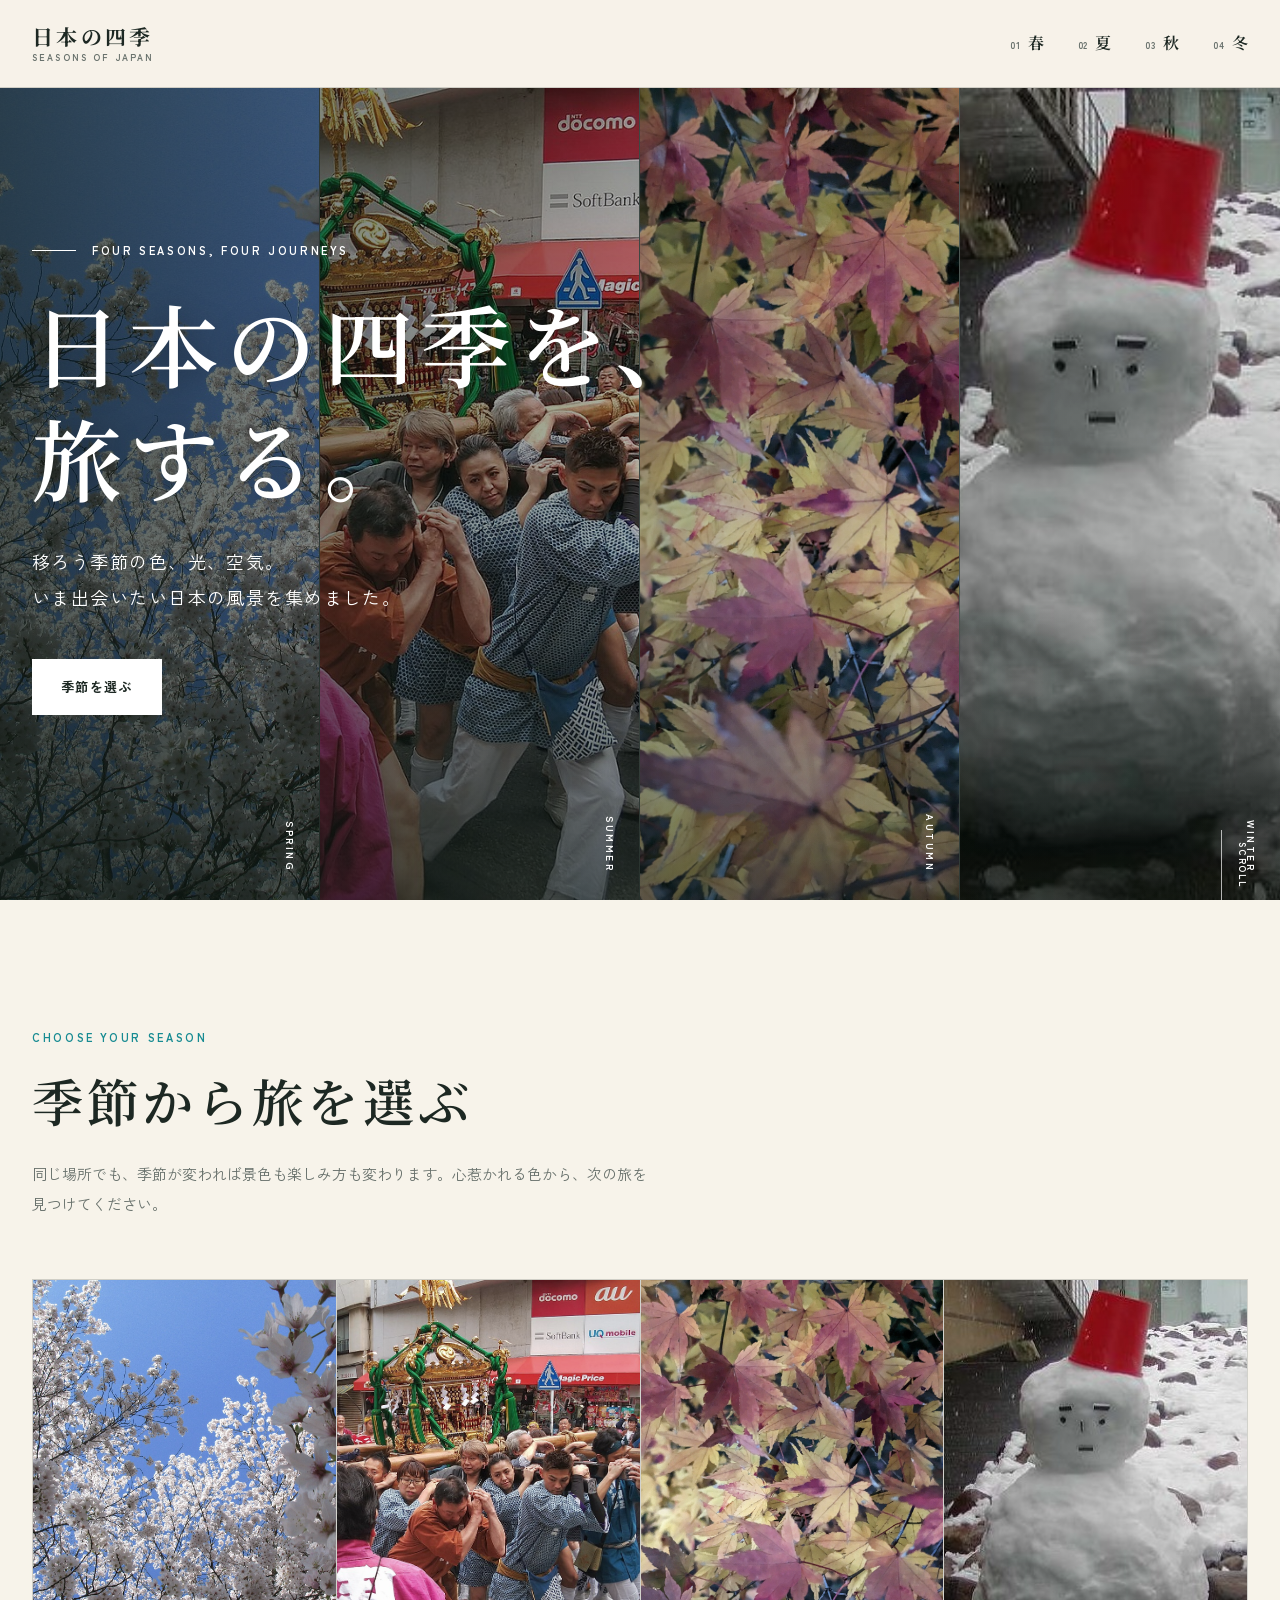
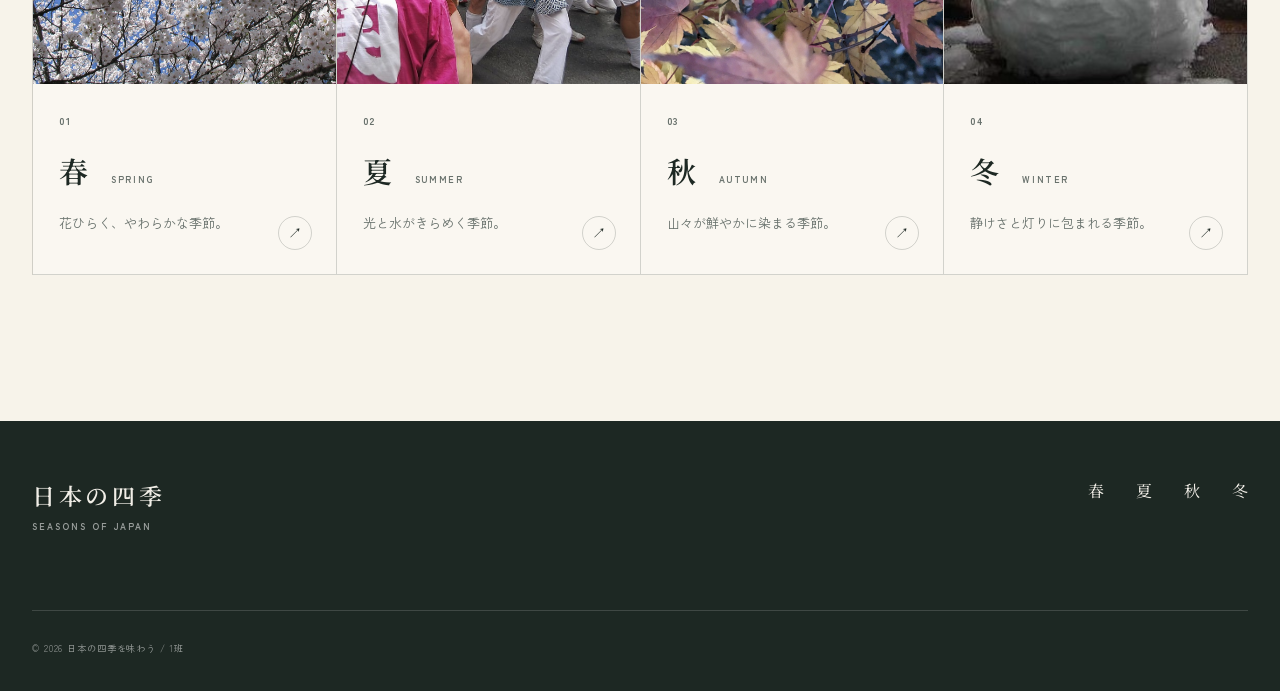
<file: index.html>
<!DOCTYPE html>
<html lang="ja">

<head>
    <meta charset="UTF-8">
    <meta name="description" content="春・夏・秋・冬、それぞれの季節に訪れたい日本の風景を紹介します。">
    <meta name="viewport" content="width=device-width, initial-scale=1">
    <meta name="theme-color" content="#f7f3ea">
    <title>日本の四季を味わう</title>
    <link rel="preconnect" href="https://fonts.googleapis.com">
    <link rel="preconnect" href="https://fonts.gstatic.com" crossorigin>
    <link href="https://fonts.googleapis.com/css2?family=Noto+Serif+JP:wght@500;600;700&family=Zen+Kaku+Gothic+New:wght@400;500;700&display=swap" rel="stylesheet">
    <link href="css/index.css" rel="stylesheet">
    <link href="css/site-shell.css" rel="stylesheet">
    <script src="js/main.js?v=20260720" defer></script>
</head>

<body class="home-page">
    <a class="skip-link" href="#main-content">本文へ移動</a>

    <header class="site-header">
        <div class="site-header-inner">
            <a class="site-brand" href="index.html" aria-label="日本の四季 トップページ">
                <span class="site-brand-ja">日本の四季</span>
                <span class="site-brand-en">SEASONS OF JAPAN</span>
            </a>

            <button class="site-menu-button" type="button" aria-label="メニューを開く" aria-controls="global-navigation" aria-expanded="false">
                <span></span>
                <span></span>
                <span></span>
            </button>

            <div class="site-navigation" id="global-navigation">
                <nav class="site-navigation-menu" aria-label="季節別ページ">
                    <ul>
                        <li><a href="spring.html"><span>01</span>春</a></li>
                        <li><a href="summer.html"><span>02</span>夏</a></li>
                        <li><a href="autumn.html"><span>03</span>秋</a></li>
                        <li><a href="winter.html"><span>04</span>冬</a></li>
                    </ul>
                </nav>
            </div>
        </div>
    </header>

    <main id="main-content">
        <section class="hero" aria-labelledby="hero-title">
            <div class="hero-gallery" aria-hidden="true">
                <figure class="hero-photo hero-photo--spring">
                    <img src="images/index/sakura.jpg" alt="">
                    <figcaption>SPRING</figcaption>
                </figure>
                <figure class="hero-photo hero-photo--summer">
                    <img src="images/index/summer-matsuri.jpg" alt="">
                    <figcaption>SUMMER</figcaption>
                </figure>
                <figure class="hero-photo hero-photo--autumn">
                    <img src="images/index/momiji.jpg" alt="">
                    <figcaption>AUTUMN</figcaption>
                </figure>
                <figure class="hero-photo hero-photo--winter">
                    <img src="images/index/snowman.jpg" alt="">
                    <figcaption>WINTER</figcaption>
                </figure>
            </div>

            <div class="hero-content">
                <p class="hero-kicker">FOUR SEASONS, FOUR JOURNEYS</p>
                <h1 id="hero-title">日本の四季を、<br>旅する。</h1>
                <p class="hero-lead">移ろう季節の色、光、空気。<br>いま出会いたい日本の風景を集めました。</p>
                <div class="hero-actions">
                    <a class="button button--light" href="#season-guide">季節を選ぶ</a>
                </div>
            </div>

            <a class="scroll-guide" href="#season-guide">
                <span>SCROLL</span>
                <span class="scroll-guide-line" aria-hidden="true"></span>
            </a>
        </section>

        <section class="season-guide" id="season-guide" aria-labelledby="season-guide-title">
            <div class="section-heading">
                <p class="section-kicker">CHOOSE YOUR SEASON</p>
                <h2 id="season-guide-title">季節から旅を選ぶ</h2>
                <p>同じ場所でも、季節が変われば景色も楽しみ方も変わります。心惹かれる色から、次の旅を見つけてください。</p>
            </div>

            <div class="season-card-grid">
                <a class="season-card season-card--spring" href="spring.html">
                    <span class="season-card-image">
                        <img src="images/index/sakura.jpg" alt="青空を背景に咲く桜">
                    </span>
                    <span class="season-card-body">
                        <span class="season-card-number">01</span>
                        <span class="season-card-title">春 <small>SPRING</small></span>
                        <span class="season-card-copy">花ひらく、やわらかな季節。</span>
                        <span class="season-card-arrow" aria-hidden="true">↗</span>
                    </span>
                </a>

                <a class="season-card season-card--summer" href="summer.html">
                    <span class="season-card-image">
                        <img src="images/index/summer-matsuri.jpg" alt="夏祭りで担がれる神輿">
                    </span>
                    <span class="season-card-body">
                        <span class="season-card-number">02</span>
                        <span class="season-card-title">夏 <small>SUMMER</small></span>
                        <span class="season-card-copy">光と水がきらめく季節。</span>
                        <span class="season-card-arrow" aria-hidden="true">↗</span>
                    </span>
                </a>

                <a class="season-card season-card--autumn" href="autumn.html">
                    <span class="season-card-image">
                        <img src="images/index/momiji.jpg" alt="赤や黄色に色づいた紅葉">
                    </span>
                    <span class="season-card-body">
                        <span class="season-card-number">03</span>
                        <span class="season-card-title">秋 <small>AUTUMN</small></span>
                        <span class="season-card-copy">山々が鮮やかに染まる季節。</span>
                        <span class="season-card-arrow" aria-hidden="true">↗</span>
                    </span>
                </a>

                <a class="season-card season-card--winter" href="winter.html">
                    <span class="season-card-image">
                        <img src="images/index/snowman.jpg" alt="雪景色の中に立つ雪だるま">
                    </span>
                    <span class="season-card-body">
                        <span class="season-card-number">04</span>
                        <span class="season-card-title">冬 <small>WINTER</small></span>
                        <span class="season-card-copy">静けさと灯りに包まれる季節。</span>
                        <span class="season-card-arrow" aria-hidden="true">↗</span>
                    </span>
                </a>
            </div>
        </section>

    </main>

    <footer class="site-footer">
        <div class="site-footer-inner">
            <div>
                <p class="site-footer-title">日本の四季</p>
                <p class="site-footer-subtitle">SEASONS OF JAPAN</p>
            </div>
            <nav class="site-footer-nav" aria-label="フッターナビゲーション">
                <a href="spring.html">春</a>
                <a href="summer.html">夏</a>
                <a href="autumn.html">秋</a>
                <a href="winter.html">冬</a>
            </nav>
            <p class="site-copyright"><small>&copy; 2026 日本の四季を味わう / 1班</small></p>
        </div>
    </footer>
</body>

</html>
</file>
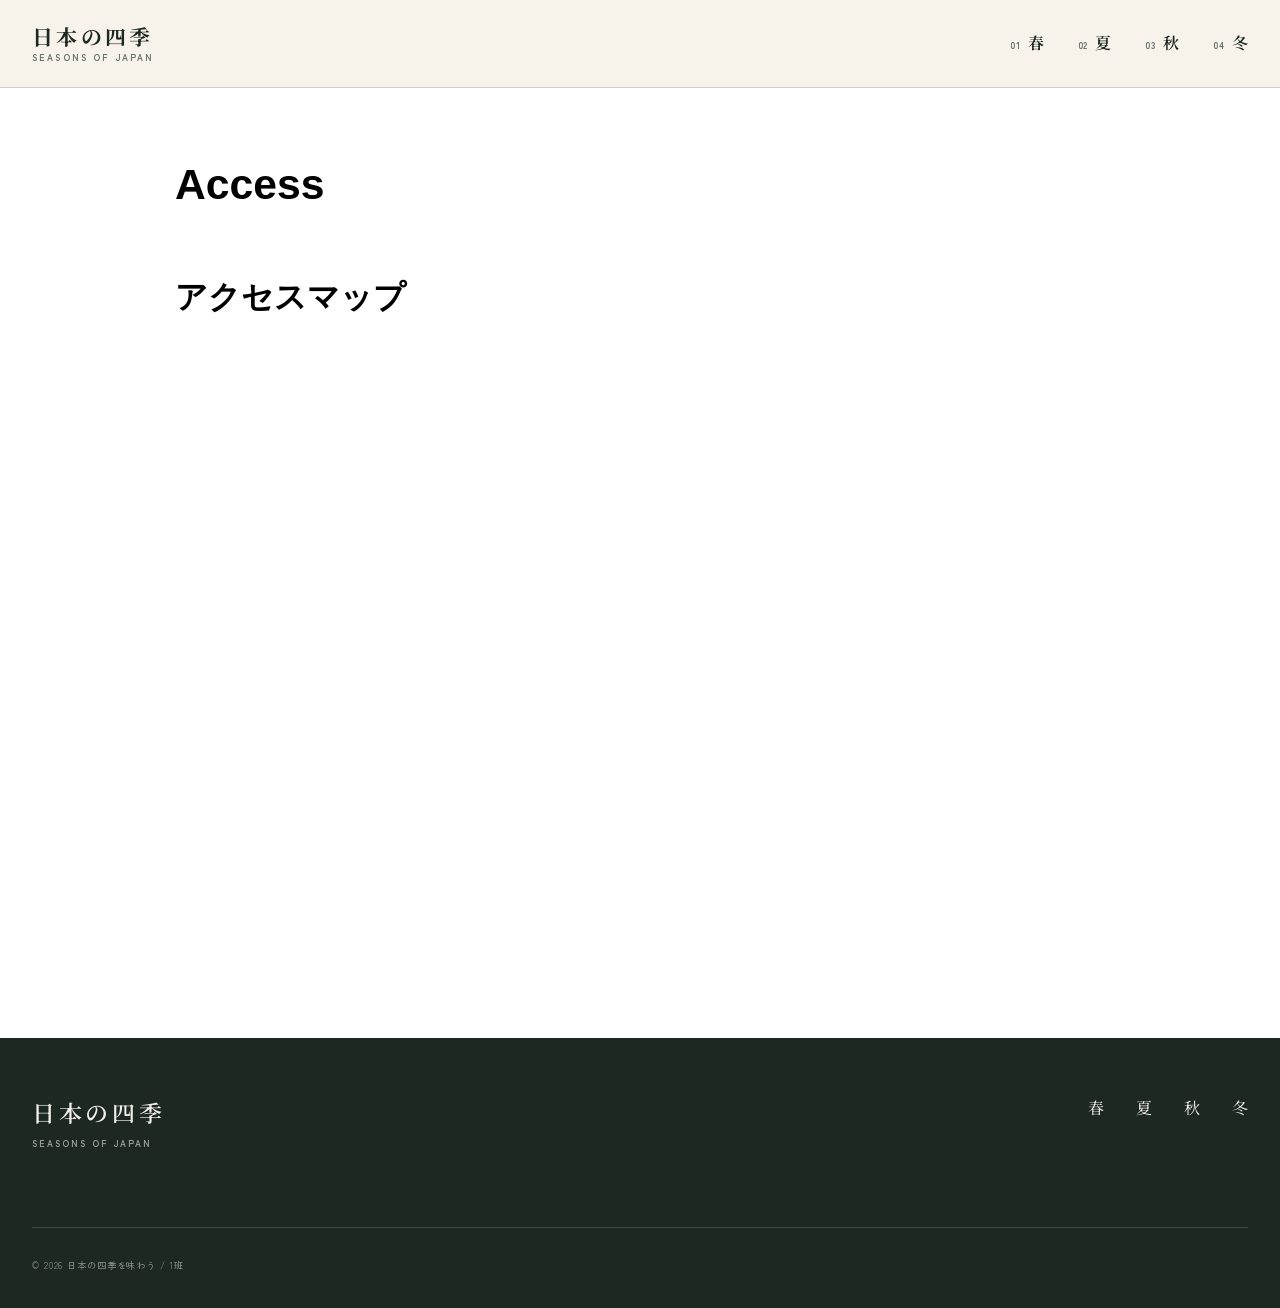
<file: access.html>
<!DOCTYPE html>
<html>
    <head>
        <meta charset="UTF-8">
        <title>名城大学情報工学部へのアクセス</title>
        <meta name="description" content="アクセス">
        <meta name="viewport" content="width=device-width">
        <link href="css/common.css" rel="stylesheet">
        <link href="css/access.css" rel="stylesheet">
        <link href="css/site-shell.css" rel="stylesheet">
        <link rel="preconnect" href="https://fonts.googleapis.com">
        <link rel="preconnect" href="https://fonts.gstatic.com" crossorigin>
        <link href="https://fonts.googleapis.com/css2?family=Noto+Serif+JP:wght@500;600&family=Zen+Kaku+Gothic+New:wght@400;500;700&display=swap" rel="stylesheet">
        <script src="js/main.js?v=20260720" defer></script>
    </head>
    <body class="utility-page access-page">
        <header class="site-header">
            <div class="site-header-inner">
                <a class="site-brand" href="index.html" aria-label="日本の四季 トップページ">
                    <span class="site-brand-ja">日本の四季</span>
                    <span class="site-brand-en">SEASONS OF JAPAN</span>
                </a>
                <button class="site-menu-button" type="button" aria-label="メニューを開く" aria-controls="global-navigation" aria-expanded="false">
                    <span></span>
                    <span></span>
                    <span></span>
                </button>
                <div class="site-navigation" id="global-navigation">
                    <nav class="site-navigation-menu" aria-label="季節別ページ">
                        <ul>
                            <li><a href="spring.html"><span>01</span>春</a></li>
                            <li><a href="summer.html"><span>02</span>夏</a></li>
                            <li><a href="autumn.html"><span>03</span>秋</a></li>
                            <li><a href="winter.html"><span>04</span>冬</a></li>
                        </ul>
                    </nav>
                </div>
            </div>
        </header>
        <main class="main">
            <div class="title">
                <h1>Access</h1>
            </div>
            <div class="map">
                <h2>アクセスマップ</h2>
                <iframe src="https://www.google.com/maps/embed?pb=!1m18!1m12!1m3!1d1115.2360323906423!2d136.9784476069544!3d35.135117376735!2m3!1f0!2f0!3f0!3m2!1i1024!2i768!4f13.1!3m3!1m2!1s0x60037ad5058b80ef%3A0xead84a215623ada8!2z44CSNDY4LTAwNzMg5oSb55-l55yM5ZCN5Y-k5bGL5biC5aSp55m95Yy65aGp6Yec5Y-j77yR5LiB55uu77yU77yR77yR!5e1!3m2!1sja!2sjp!4v1750660671871!5m2!1sja!2sjp" style="border:0;" allowfullscreen="" loading="lazy" referrerpolicy="no-referrer-when-downgrade"></iframe>
            </div>
        </main>
        <footer class="site-footer">
            <div class="site-footer-inner">
                <div>
                    <p class="site-footer-title">日本の四季</p>
                    <p class="site-footer-subtitle">SEASONS OF JAPAN</p>
                </div>
                <nav class="site-footer-nav" aria-label="フッターナビゲーション">
                    <a href="spring.html">春</a>
                    <a href="summer.html">夏</a>
                    <a href="autumn.html">秋</a>
                    <a href="winter.html">冬</a>
                </nav>
                <p class="site-copyright"><small>&copy; 2026 日本の四季を味わう / 1班</small></p>
            </div>
        </footer>
    </body>
</html>
</file>
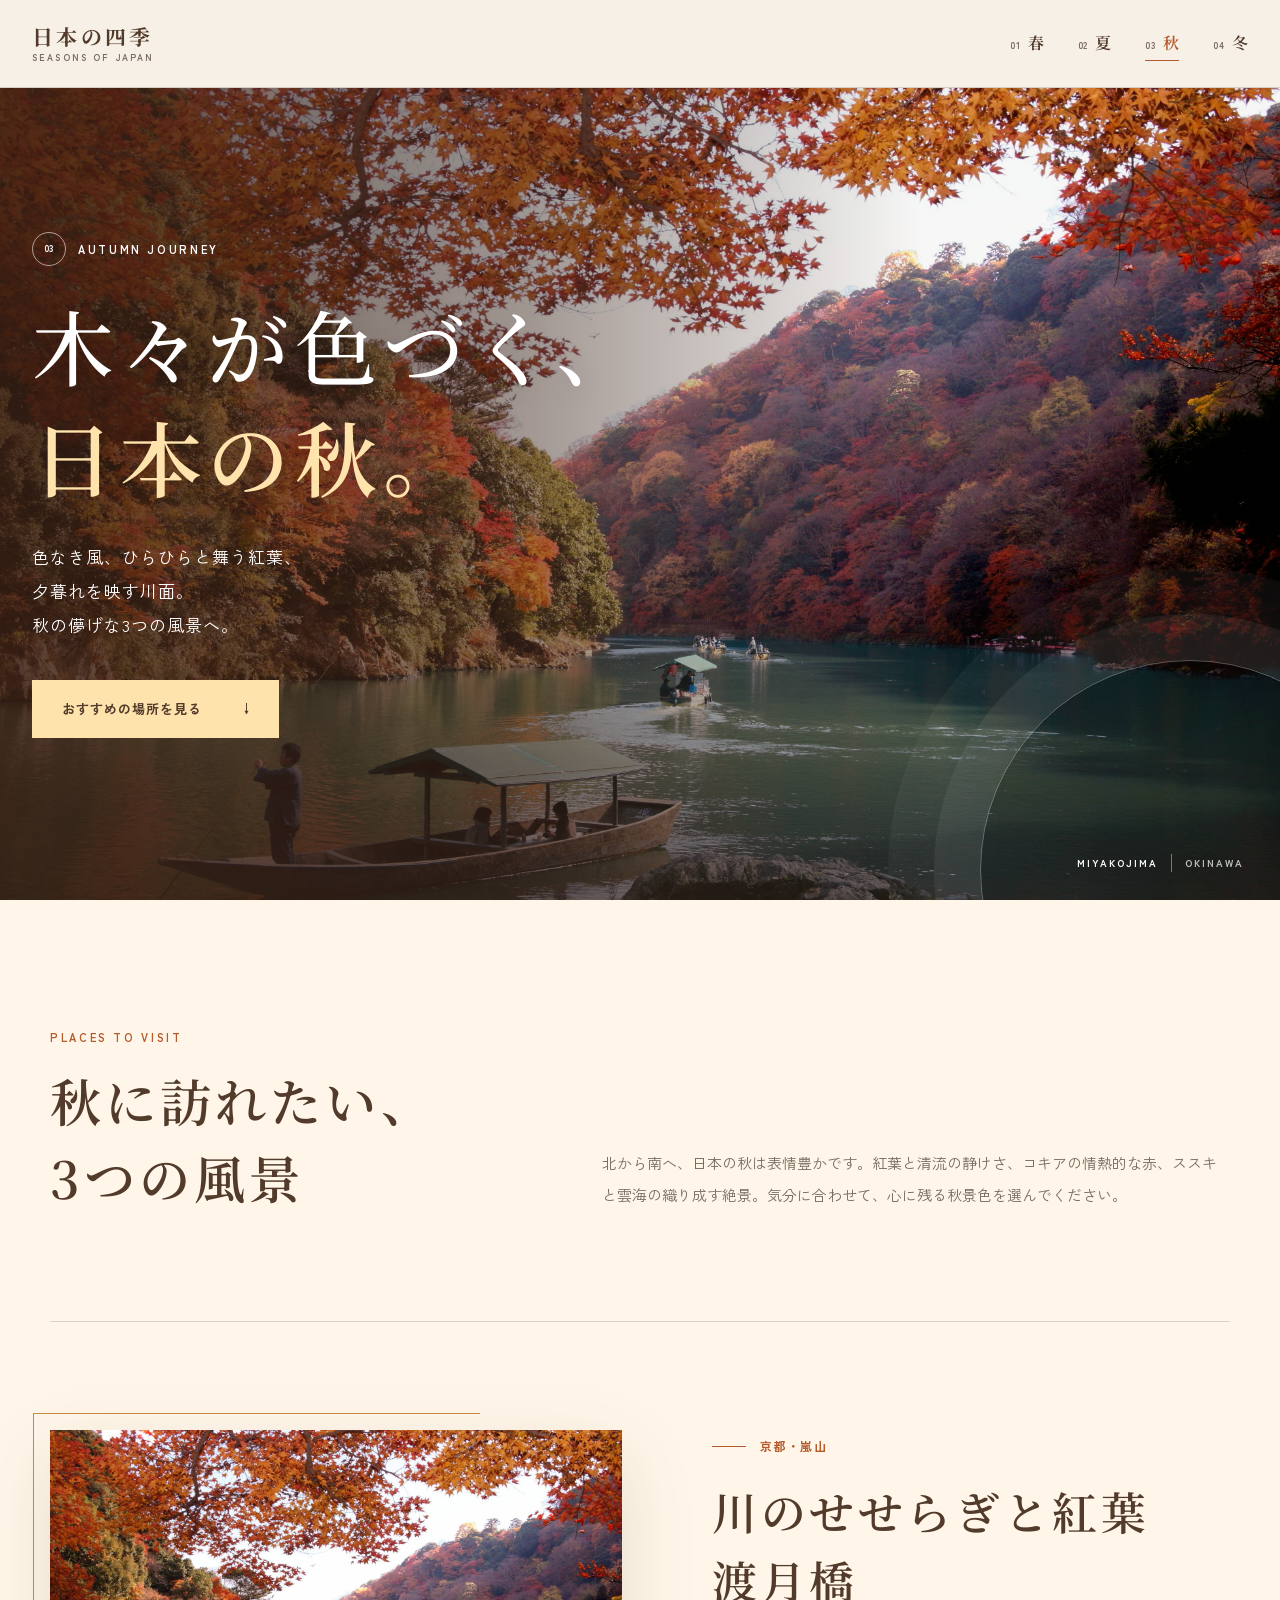
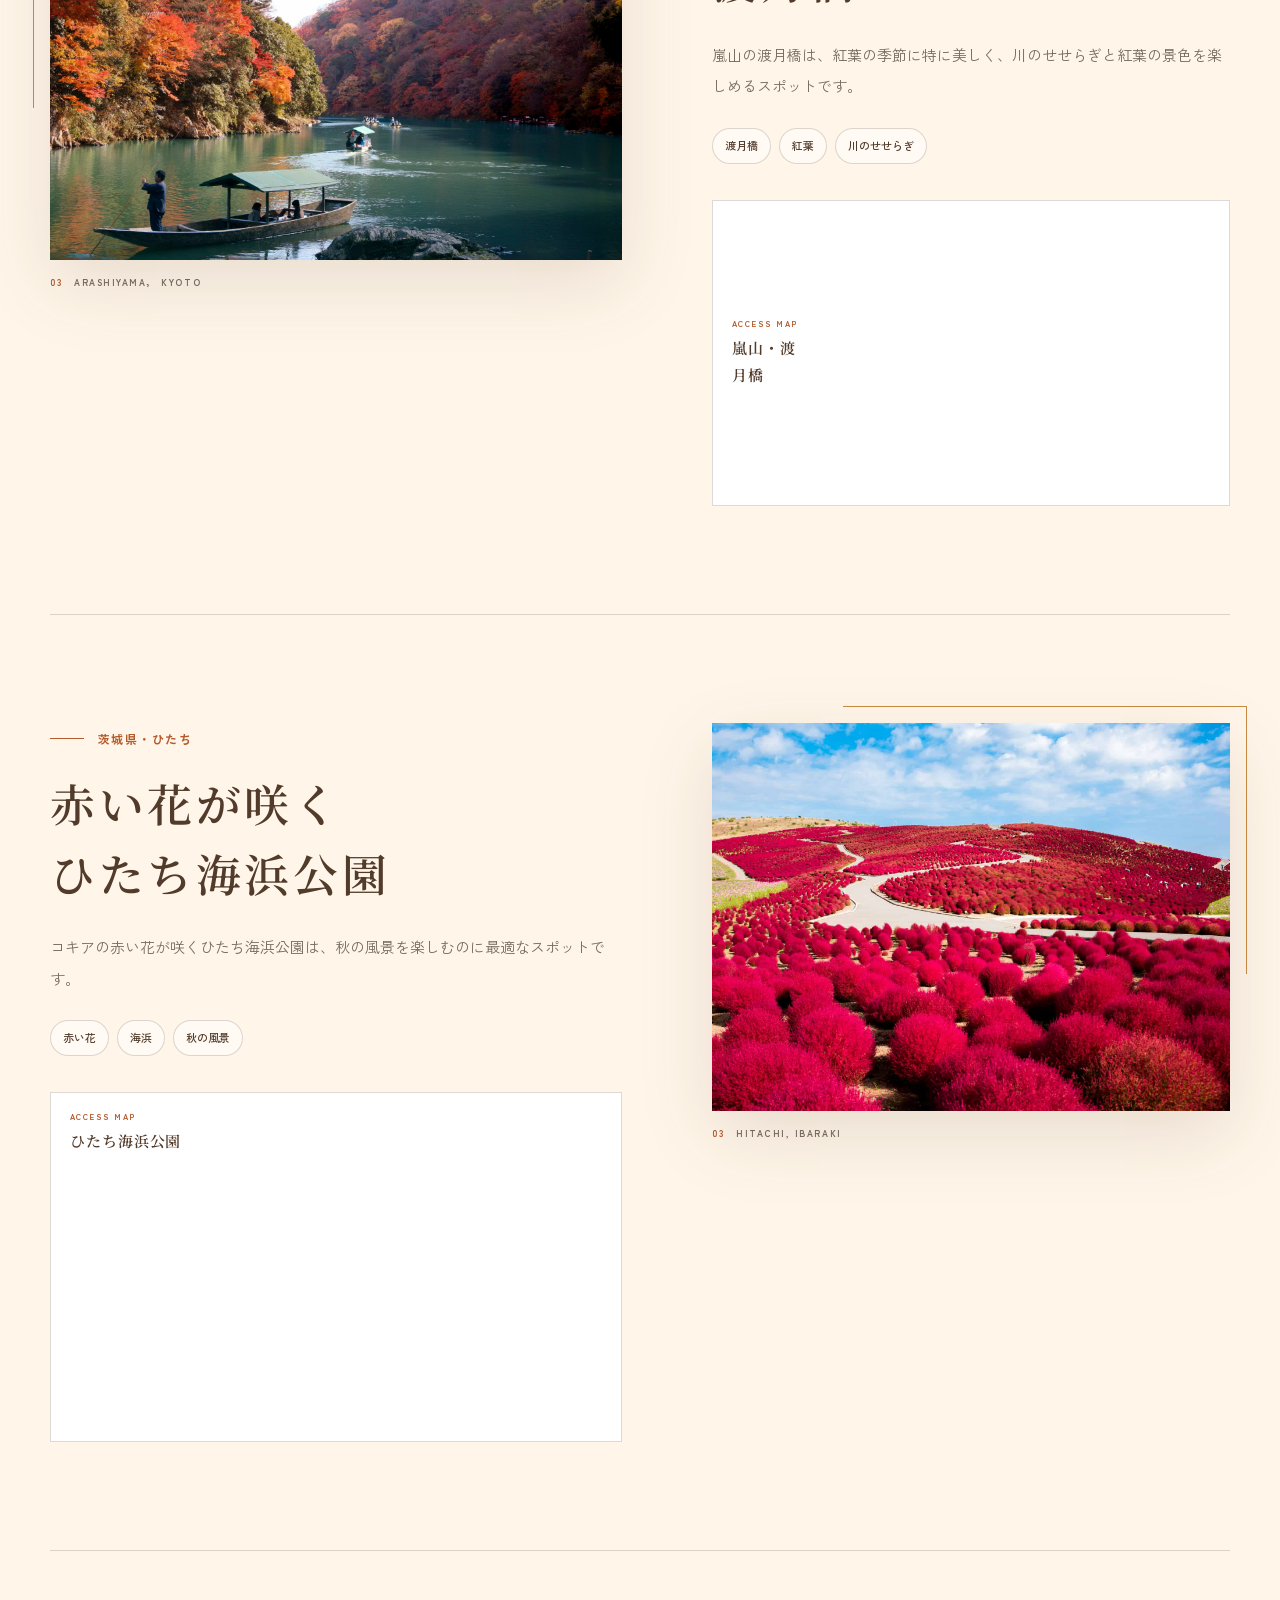
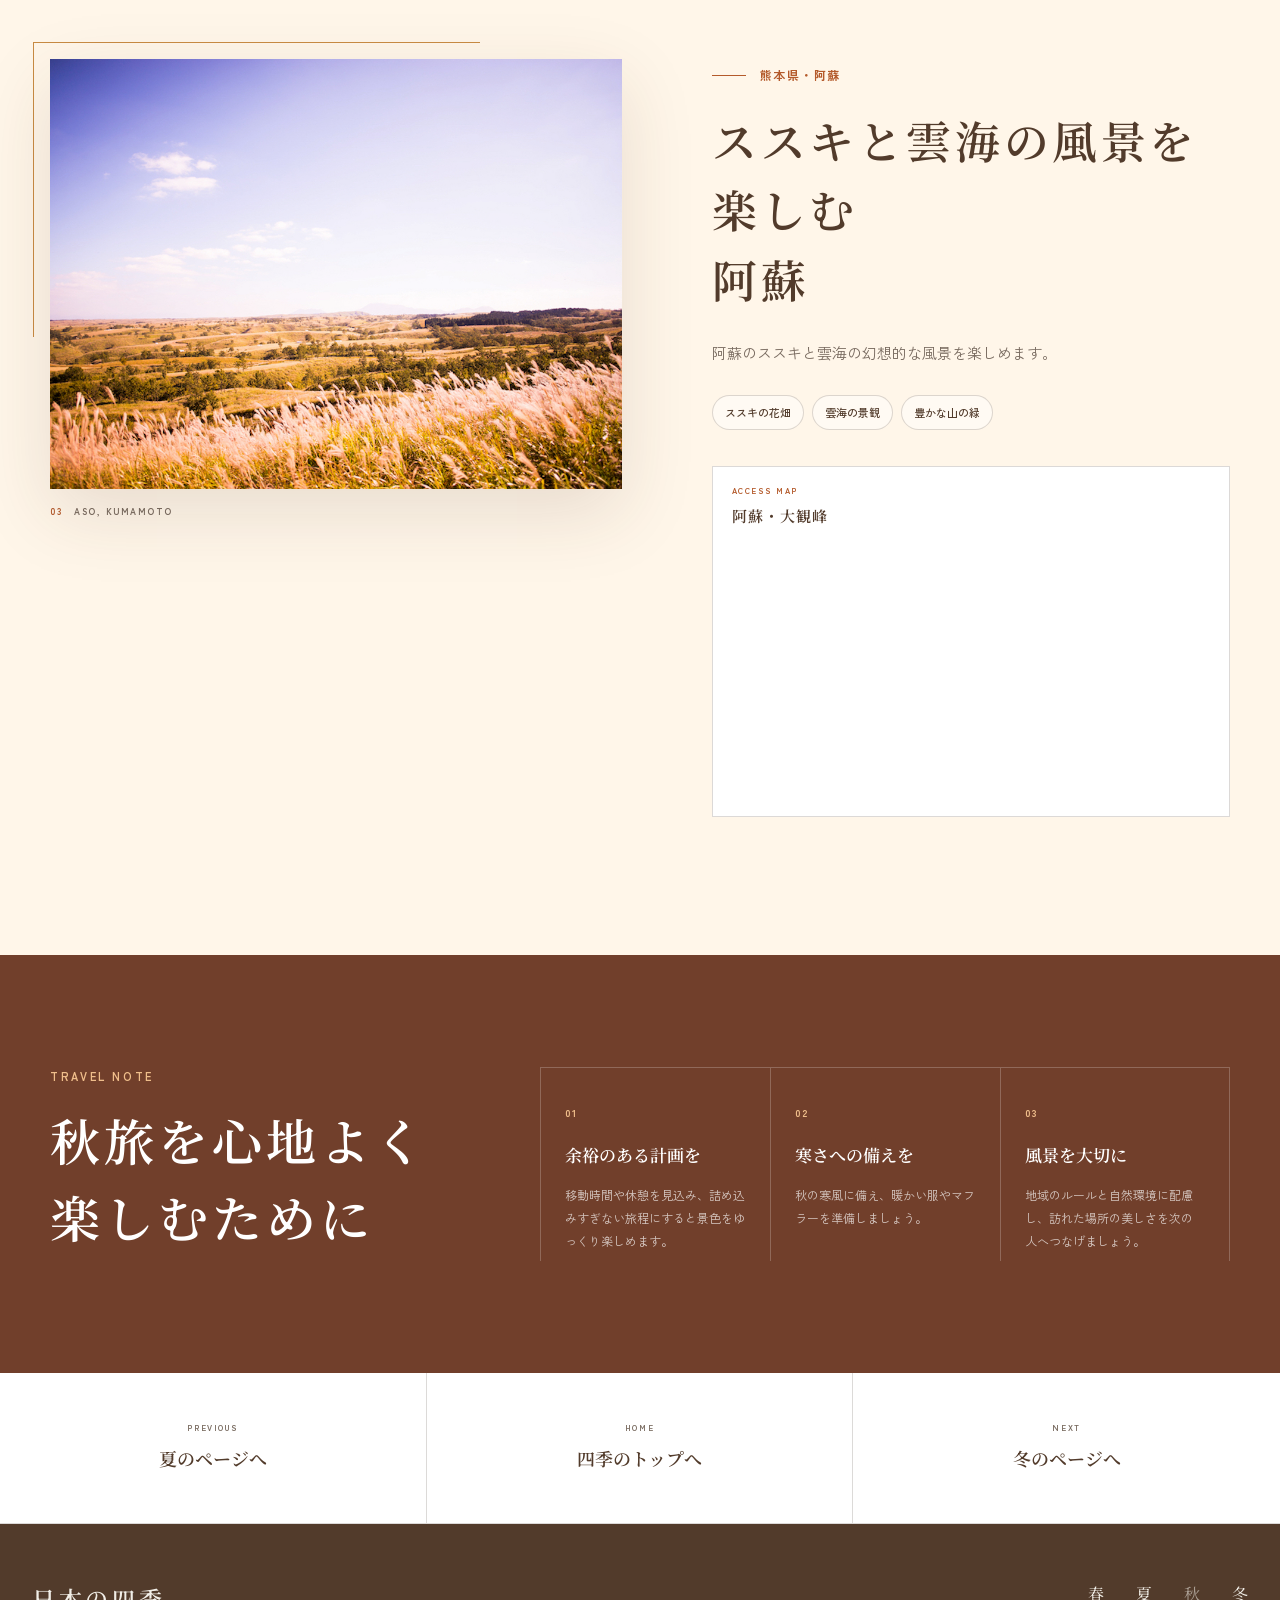
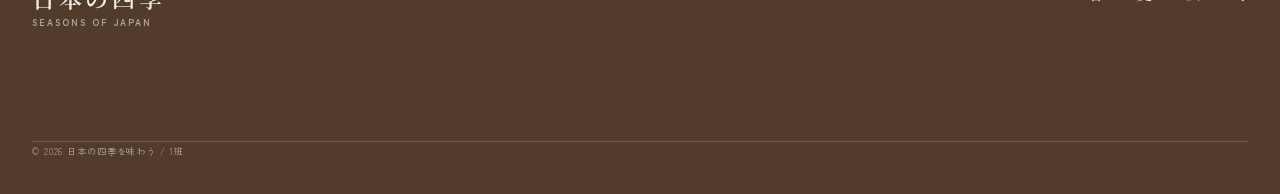
<file: autumn.html>
<!DOCTYPE html>
<html lang="ja">

<head>
    <meta charset="UTF-8">

    <!-- 【変更】紹介する3か所が分かる、ページ固有の説明文に書き換える。 -->
    <meta name="description" content="嵐山、ひたち海浜公園、阿蘇。日本の秋に訪れたい3つの風景を紹介します。">
    <meta name="viewport" content="width=device-width, initial-scale=1">

    <!-- 【変更】季節のテーマ色に合わせる。色の候補はREADME.mdを参照する。 -->
    <meta name="theme-color" content="#b45a2b">

    <!-- 【変更】「夏」を作成する季節名へ置き換える。 -->
    <title>夏のおすすめ旅 | 日本の四季を味わう</title>

    <link rel="preconnect" href="https://fonts.googleapis.com">
    <link rel="preconnect" href="https://fonts.gstatic.com" crossorigin>
    <link
        href="https://fonts.googleapis.com/css2?family=Noto+Serif+JP:wght@500;600;700&family=Zen+Kaku+Gothic+New:wght@400;500;700&display=swap"
        rel="stylesheet">
    <link href="css/site-shell.css" rel="stylesheet">
    <!-- 【固定】季節ごとの配色はbodyのテーマクラスで切り替わるため、このCSSパスとCSS本体は変更しない。 -->
    <link href="css\season-page.css" rel="stylesheet">
    <script src="js/main.js?v=20260720" defer></script>
</head>

<!--
    【変更】theme-summerを作成する季節に合わせて1つだけ指定する。
    春: theme-spring / 夏: theme-summer / 秋: theme-autumn / 冬: theme-winter
-->

<body class="season-detail-page theme-autumn">
    <a class="skip-link" href="#main-content">本文へ移動</a>

    <!-- 【固定】全ページ共通ヘッダー。現在の季節だけaria-current="page"を付ける。 -->
    <header class="site-header">
        <div class="site-header-inner">
            <a class="site-brand" href="index.html" aria-label="日本の四季 トップページ">
                <span class="site-brand-ja">日本の四季</span>
                <span class="site-brand-en">SEASONS OF JAPAN</span>
            </a>

            <button class="site-menu-button" type="button" aria-label="メニューを開く" aria-controls="global-navigation"
                aria-expanded="false">
                <span></span>
                <span></span>
                <span></span>
            </button>

            <div class="site-navigation" id="global-navigation">
                <nav class="site-navigation-menu" aria-label="季節別ページ">
                    <ul>
                        <li><a href="spring.html"><span>01</span>春</a></li>
                        <li><a href="summer.html"><span>02</span>夏</a></li>
                        <li><a href="autumn.html" aria-current="page"><span>03</span>秋</a></li>
                        <li><a href="winter.html"><span>04</span>冬</a></li>
                    </ul>
                </nav>
            </div>
        </div>
    </header>

    <main id="main-content">
        <!--
            【変更】ヒーロー画像、代替テキスト、番号、英語季節名、見出し、説明文、撮影地を変更する。
            画像は文字が読みやすい横長写真を選び、altには写真から分かる内容を書く。
        -->
        <section class="season-hero" aria-labelledby="season-title">
            <img class="season-hero-image" src="images\autumn\嵐山.jpg.webp" alt="嵐山の渡月橋と紅葉の織り成す景色">
            <div class="season-hero-content">
                <p class="hero-kicker"><span>03</span> AUTUMN JOURNEY</p>
                <h1 id="season-title">木々が色づく、<br><strong>日本の秋。</strong></h1>
                <p class="hero-lead">色なき風、ひらひらと舞う紅葉、<br>夕暮れを映す川面。<br>秋の儚げな3つの風景へ。</p>
                <a class="hero-button" href="#destinations">おすすめの場所を見る<span aria-hidden="true">↓</span></a>
            </div>
            <p class="hero-location">MIYAKOJIMA <span>OKINAWA</span></p>
        </section>

        <!-- 【変更】紹介数、季節名、導入文を実際の内容と一致させる。 -->
        <section class="season-intro" id="destinations" aria-labelledby="destinations-title">
            <div class="season-intro-heading">
                <p class="section-kicker">PLACES TO VISIT</p>
                <h2 id="destinations-title">秋に訪れたい、<br>3つの風景</h2>
            </div>
            <p class="season-intro-copy">北から南へ、日本の秋は表情豊かです。紅葉と清流の静けさ、コキアの情熱的な赤、ススキと雲海の織り成す絶景。気分に合わせて、心に残る秋景色を選んでください。
            </p>
        </section>

        <div class="destination-list">
            <!--
                【変更：おすすめ場所1】画像、alt、英語表記、地域、見出し、説明、見どころ3点、地図を変更する。
                idはページ内で重複しない英小文字にする。
            -->
            <article class="destination" id="arashiyama">
                <div class="destination-media">
                    <img src="images\autumn\嵐山.jpg.webp" alt="嵐山の渡月橋と紅葉の織り成す景色" loading="lazy">
                    <p class="image-caption"><span>03</span> ARASHIYAMA， KYOTO</p>
                </div>
                <div class="destination-content">
                    <p class="destination-area">京都・嵐山</p>
                    <h2>川のせせらぎと紅葉<br>渡月橋</h2>
                    <p class="destination-description">嵐山の渡月橋は、紅葉の季節に特に美しく、川のせせらぎと紅葉の景色を楽しめるスポットです。</p>
                    <ul class="destination-points" aria-label="嵐山の見どころ">
                        <li>渡月橋</li>
                        <li>紅葉</li>
                        <li>川のせせらぎ</li>
                    </ul>
                    <div class="map-card">
                        <div class="map-card-heading">
                            <div>
                                <p>ACCESS MAP</p>
                                <h3>嵐山・渡月橋</h3>
                            </div>
                            <!-- 【変更】q=以降とtitleを同じ施設名へ変更する。 -->
                            <iframe
                                src="https://www.google.com/maps/embed?pb=!1m18!1m12!1m3!1d3267.753430474723!2d135.67558608949184!3d35.01287691992871!2m3!1f0!2f0!3f0!3m2!1i1024!2i768!4f13.1!3m3!1m2!1s0x6001075300916977%3A0xec14f8e82496283d!2z5rih5pyI5qmL!5e0!3m2!1sja!2sjp!4v1784480124318!5m2!1sja!2sjp"
                                title="嵐山・渡月橋の地図" loading="lazy" referrerpolicy="no-referrer-when-downgrade"></iframe>
                        </div>
                    </div>
            </article>

            <!--
                【変更：おすすめ場所2】場所1と同じ項目を変更する。
                destination--reverseは写真と文章を左右交互にするクラスなので残す。
            -->
            <article class="destination destination--reverse" id="hitachi">
                <div class="destination-media">
                    <img src="images\autumn\ひたち海浜公園.jpg" alt="コキアの赤い花が咲くひたち海浜公園" loading="lazy">
                    <p class="image-caption"><span>03</span> HITACHI, IBARAKI</p>
                </div>
                <div class="destination-content">
                    <p class="destination-area">茨城県・ひたち</p>
                    <h2>赤い花が咲く<br>ひたち海浜公園</h2>
                    <p class="destination-description">コキアの赤い花が咲くひたち海浜公園は、秋の風景を楽しむのに最適なスポットです。</p>
                    <ul class="destination-points" aria-label="ひたち海浜公園の見どころ">
                        <li>赤い花</li>
                        <li>海浜</li>
                        <li>秋の風景</li>
                    </ul>
                    <div class="map-card">
                        <div class="map-card-heading">
                            <div>
                                <p>ACCESS MAP</p>
                                <h3>ひたち海浜公園</h3>
                                <iframe
                                    src="https://www.google.com/maps/embed?pb=!1m18!1m12!1m3!1d12844.550734901919!2d140.59648679999995!3d36.40586400000001!2m3!1f0!2f0!3f0!3m2!1i1024!2i768!4f13.1!3m3!1m2!1s0x60218b1d845e4441%3A0x767e1dea03e6f0e1!2z5Zu95Za244Gy44Gf44Gh5rW35rWc5YWs5ZyS!5e0!3m2!1sja!2sjp!4v1784480205463!5m2!1sja!2sjp"
                                    title="与那覇前浜ビーチの地図" loading="lazy"
                                    referrerpolicy="no-referrer-when-downgrade"></iframe>
                            </div>
                        </div>
            </article>

            <!-- 【変更：おすすめ場所3】場所1と同じ項目を変更する。 -->
            <article class="destination" id="aso">
                <div class="destination-media">
                    <img src="images\autumn\阿蘇.jpg" alt="阿蘇のススキと雲海" loading="lazy">
                    <p class="image-caption"><span>03</span> ASO, KUMAMOTO</p>
                </div>
                <div class="destination-content">
                    <p class="destination-area">熊本県・阿蘇</p>
                    <h2>ススキと雲海の風景を楽しむ<br>阿蘇</h2>
                    <p class="destination-description">阿蘇のススキと雲海の幻想的な風景を楽しめます。</p>
                    <ul class="destination-points" aria-label="阿蘇の見どころ">
                        <li>ススキの花畑</li>
                        <li>雲海の景観</li>
                        <li>豊かな山の緑</li>
                    </ul>
                    <div class="map-card">
                        <div class="map-card-heading">
                            <div>
                                <p>ACCESS MAP</p>
                                <h3>阿蘇・大観峰</h3>
                                <iframe
                                    src="https://www.google.com/maps/embed?pb=!1m18!1m12!1m3!1d26770.247018045462!2d131.0673096!3d32.996369599999994!2m3!1f0!2f0!3f0!3m2!1i1024!2i768!4f13.1!3m3!1m2!1s0x3541244778a75a13%3A0xd2d7c47437373478!2z5aSn6Kaz5bOw!5e0!3m2!1sja!2sjp!4v1784480431045!5m2!1sja!2sjp"
                                    title="阿蘇・大観峰の地図" loading="lazy"
                                    referrerpolicy="no-referrer-when-downgrade"></iframe>
                            </div>
                        </div>
            </article>
        </div>

        <!-- 【変更】季節名と、その季節に合う旅行上の注意3点へ書き換える。 -->
        <section class="travel-note" aria-labelledby="travel-note-title">
            <div class="travel-note-heading">
                <p class="section-kicker">TRAVEL NOTE</p>
                <h2 id="travel-note-title">秋旅を心地よく<br>楽しむために</h2>
            </div>
            <div class="travel-note-grid">
                <article>
                    <span>01</span>
                    <h3>余裕のある計画を</h3>
                    <p>移動時間や休憩を見込み、詰め込みすぎない旅程にすると景色をゆっくり楽しめます。</p>
                </article>
                <article>
                    <span>02</span>
                    <h3>寒さへの備えを</h3>
                    <p>秋の寒風に備え、暖かい服やマフラーを準備しましょう。</p>
                </article>
                <article>
                    <span>03</span>
                    <h3>風景を大切に</h3>
                    <p>地域のルールと自然環境に配慮し、訪れた場所の美しさを次の人へつなげましょう。</p>
                </article>
            </div>
        </section>

        <!-- 【変更】前・次の季節に合わせてhrefと表示名を変更する。対応表はREADME.mdを参照する。 -->
        <nav class="season-pager" aria-label="季節ページの移動">
            <a href="summer.html"><span>PREVIOUS</span>夏のページへ</a>
            <a href="index.html" class="season-pager-home"><span>HOME</span>四季のトップへ</a>
            <a href="winter.html"><span>NEXT</span>冬のページへ</a>
        </nav>
    </main>

    <!-- 【固定】全ページ共通フッター。現在の季節だけaria-current="page"を付ける。 -->
    <footer class="site-footer">
        <div class="site-footer-inner">
            <div>
                <p class="site-footer-title">日本の四季</p>
                <p class="site-footer-subtitle">SEASONS OF JAPAN</p>
            </div>
            <nav class="site-footer-nav" aria-label="フッターナビゲーション">
                <a href="spring.html">春</a>
                <a href="summer.html">夏</a>
                <a href="autumn.html" aria-current="page">秋</a>
                <a href="winter.html">冬</a>
            </nav>
            <p class="site-copyright"><small>&copy; 2026 日本の四季を味わう / 1班</small></p>
        </div>
    </footer>
</body>

</html>
</file>
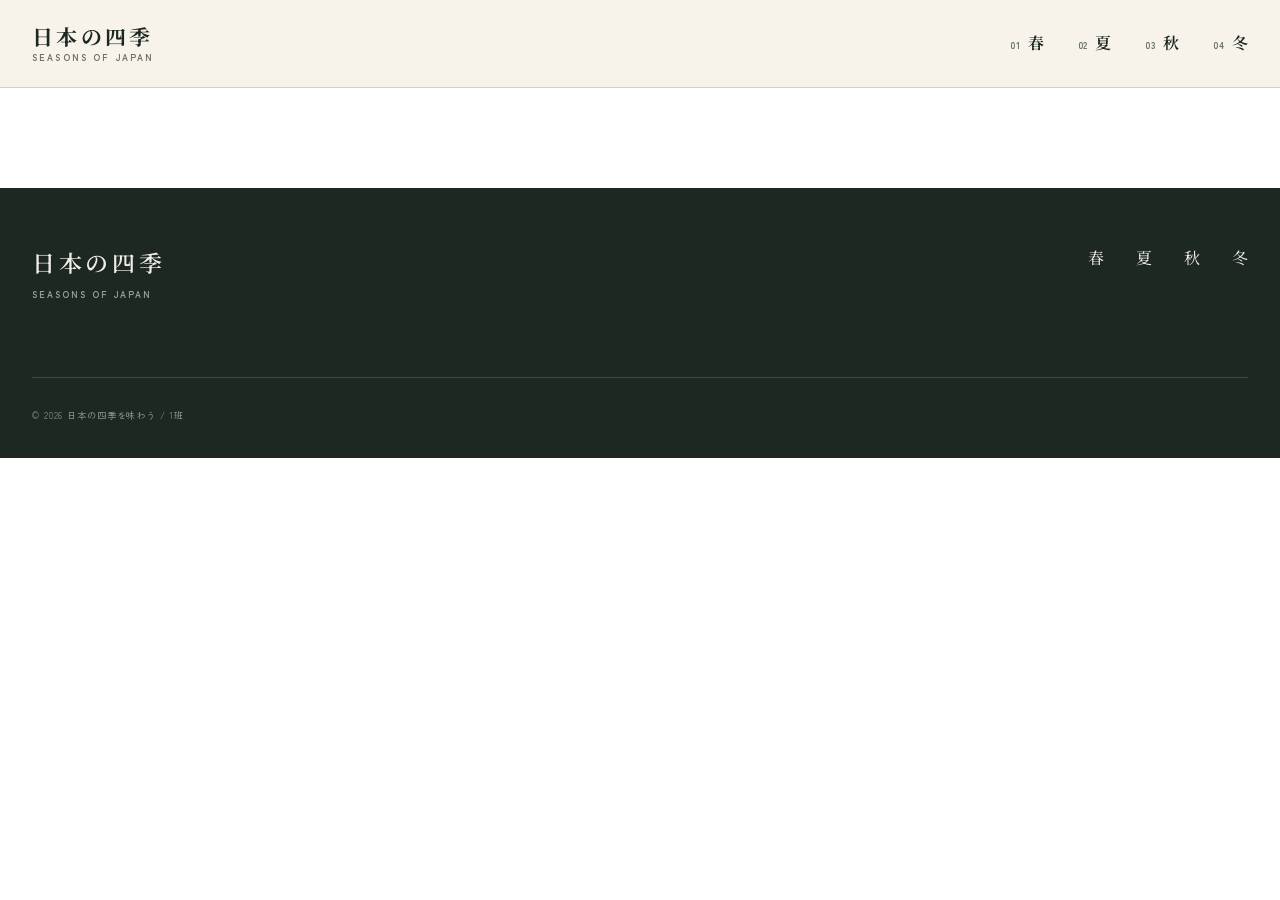
<file: common.html>
<!DOCTYPE html>
<html>

<head>
    <meta charset="UTF-8">
    <title>名城大学情報工学部非公式HP</title>
    <meta name="description" content="ページの概要">
    <meta name="viewport" content="width=device-width">
    <link href="css/common.css" rel="stylesheet">
    <link href="css/site-shell.css" rel="stylesheet">
    <link rel="preconnect" href="https://fonts.googleapis.com">
    <link rel="preconnect" href="https://fonts.gstatic.com" crossorigin>
    <link href="https://fonts.googleapis.com/css2?family=Noto+Serif+JP:wght@500;600&family=Zen+Kaku+Gothic+New:wght@400;500;700&display=swap" rel="stylesheet">
    <script src="js/main.js?v=20260720" defer></script>
</head>

<body class="utility-page common-page">
    <header class="site-header">
        <div class="site-header-inner">
            <a class="site-brand" href="index.html" aria-label="日本の四季 トップページ">
                <span class="site-brand-ja">日本の四季</span>
                <span class="site-brand-en">SEASONS OF JAPAN</span>
            </a>
            <button class="site-menu-button" type="button" aria-label="メニューを開く" aria-controls="global-navigation" aria-expanded="false">
                <span></span>
                <span></span>
                <span></span>
            </button>
            <div class="site-navigation" id="global-navigation">
                <nav class="site-navigation-menu" aria-label="季節別ページ">
                    <ul>
                        <li><a href="spring.html"><span>01</span>春</a></li>
                        <li><a href="summer.html"><span>02</span>夏</a></li>
                        <li><a href="autumn.html"><span>03</span>秋</a></li>
                        <li><a href="winter.html"><span>04</span>冬</a></li>
                    </ul>
                </nav>
            </div>
        </div>
    </header>
    <main class="main"></main>
    <footer class="site-footer">
        <div class="site-footer-inner">
            <div>
                <p class="site-footer-title">日本の四季</p>
                <p class="site-footer-subtitle">SEASONS OF JAPAN</p>
            </div>
            <nav class="site-footer-nav" aria-label="フッターナビゲーション">
                <a href="spring.html">春</a>
                <a href="summer.html">夏</a>
                <a href="autumn.html">秋</a>
                <a href="winter.html">冬</a>
            </nav>
            <p class="site-copyright"><small>&copy; 2026 日本の四季を味わう / 1班</small></p>
        </div>
    </footer>
</body>

</html>
</file>
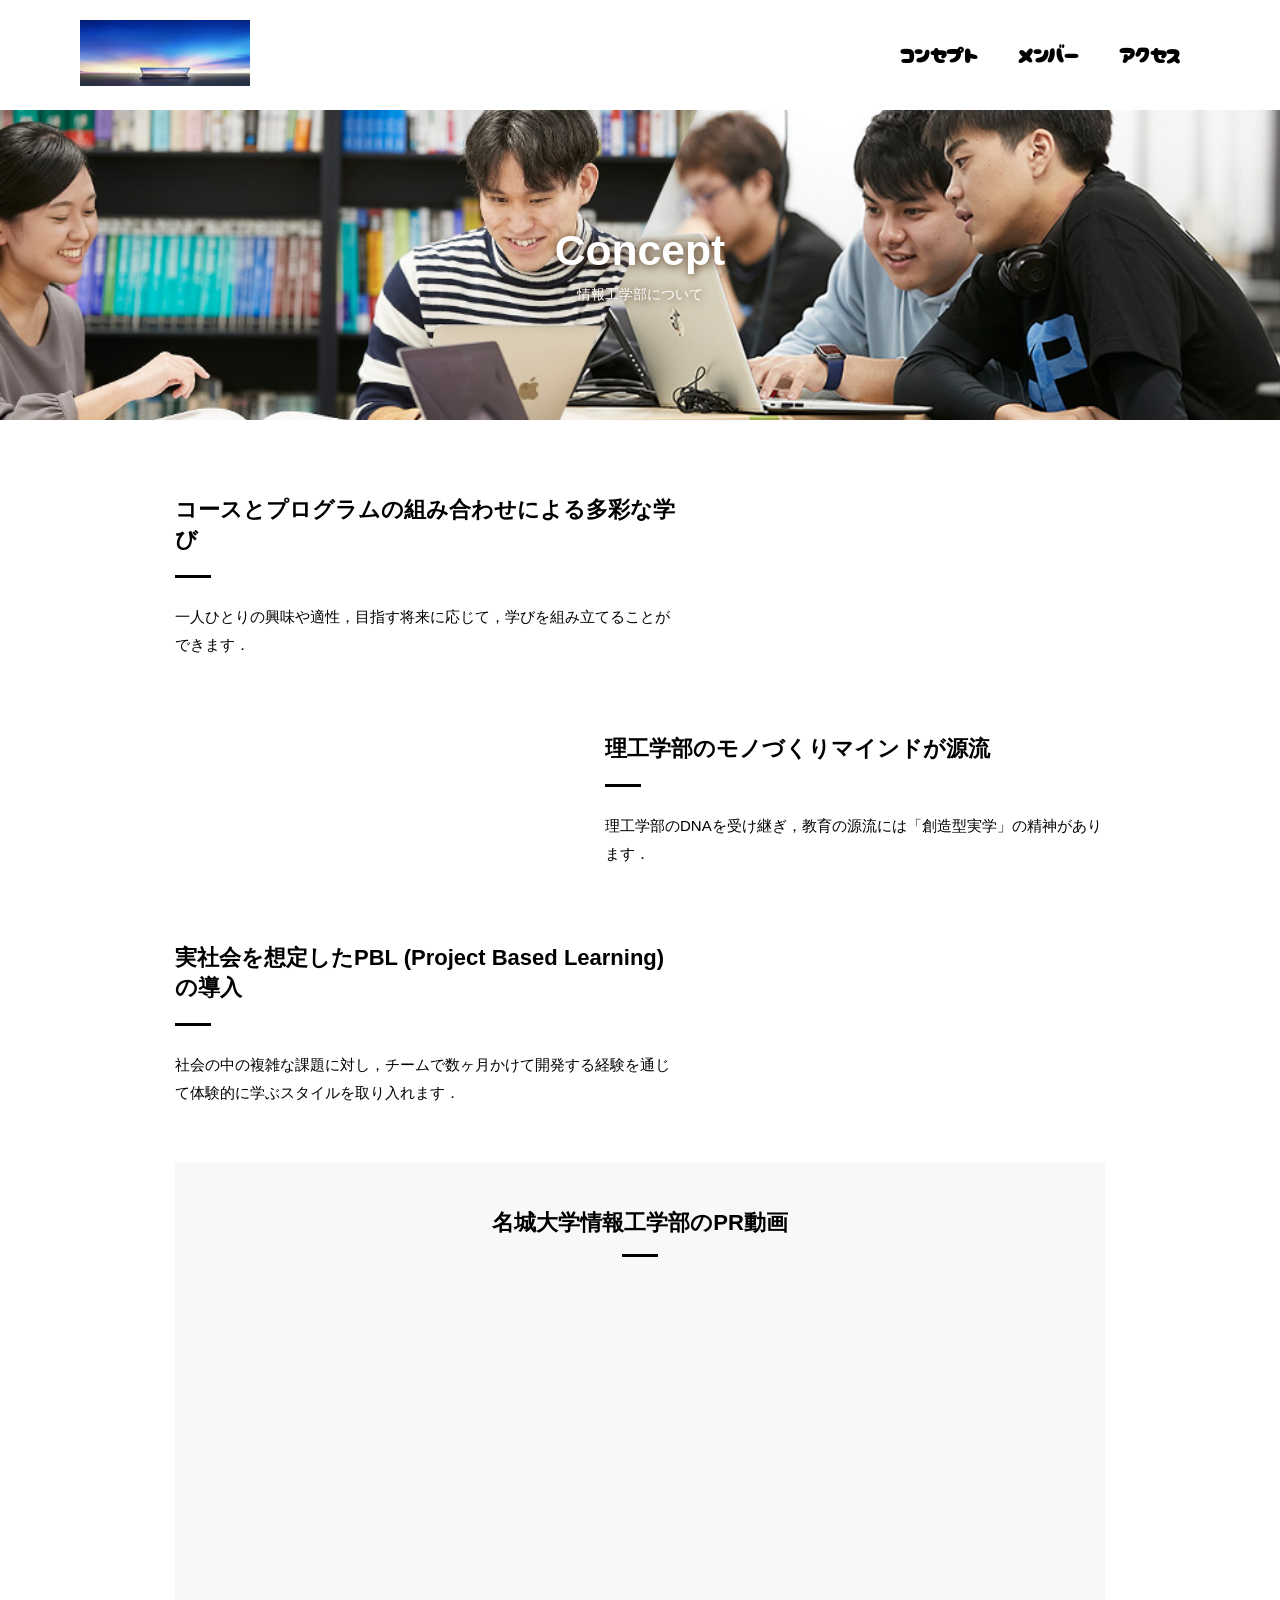
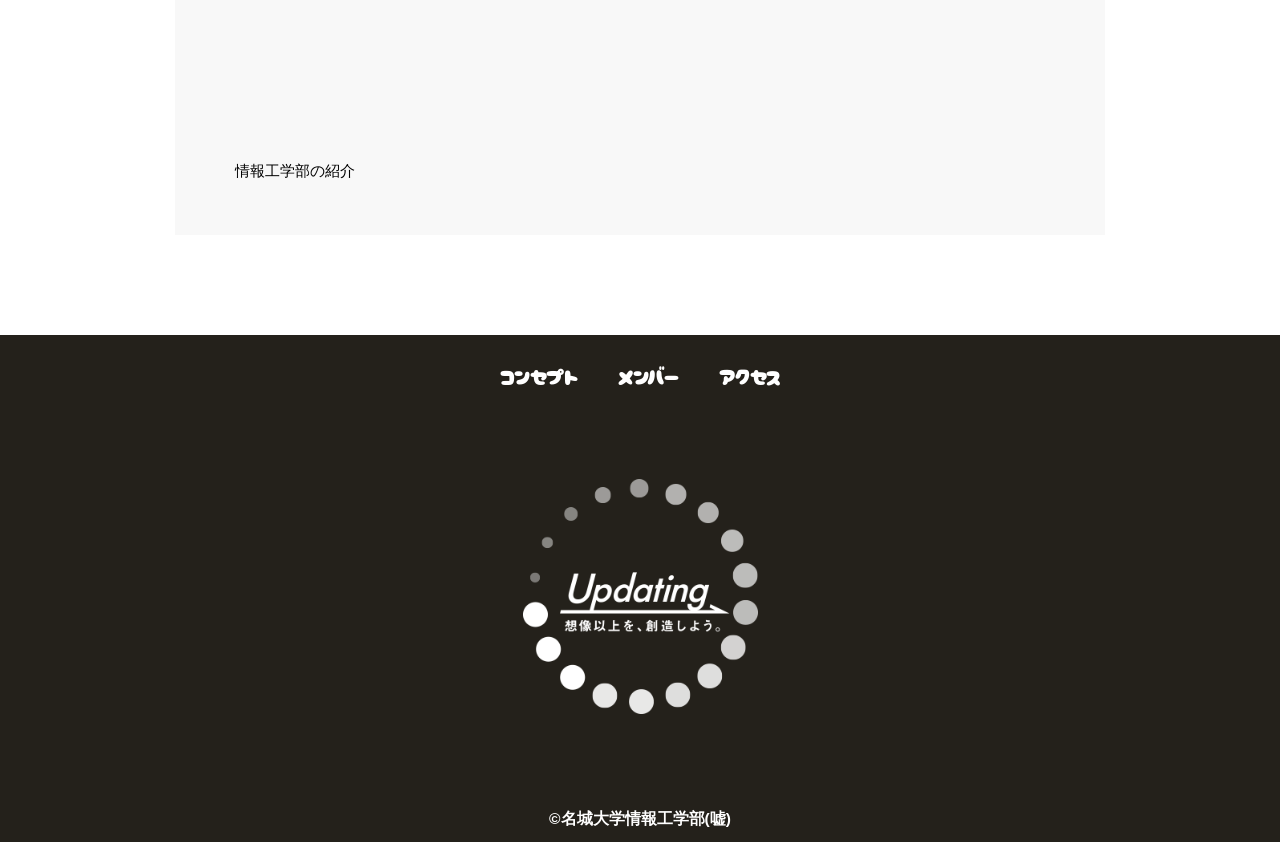
<file: concept.html>
<!DOCTYPE html>
<html>
    <head>
        <meta charset="UTF-8">
        <title>名城大学情報工学部のコンセプト</title>
        <meta name="description" content="コンセプト">
        <meta name="viewport" content="width=device-width">
        <script src="https://ajax.googleapis.com/ajax/libs/jquery/1.11.0/jquery.min.js"></script>
        <script src="js/script.js"></script>
        <link href="css/common.css" rel="stylesheet">
        <link href="css/concept.css" rel="stylesheet">
        <link rel="preconnect" href="https://fonts.googleapis.com">
        <link rel="preconnect" href="https://fonts.gstatic.com" crossorigin>
        <link href="https://fonts.googleapis.com/css2?family=Cherry+Bomb+One&display=swap" rel="stylesheet">    
    </head>
    <body>
        <header class="header">
            <div class="header-inner">
                <a class="header-logo" href="index.html">
                    <img src="images/common/logo.png" alt="ロゴ">
                </a>
                <button class="toggle-menu-button"></button>
                <div class="header-site-menu">
                    <nav class="site-menu">
                        <ul>
                            <li><a href="concept.html">コンセプト</a></li>
                            <li><a href="members.html">メンバー</a></li>
                            <li><a href="access.html">アクセス</a></li>
                        </ul>
                    </nav>
                </div>
            </div>
        </header>
        <main class="main">
            <div class="title">
                <h1>Concept</h1>
                <p>情報工学部について</p>
            </div>
            <div class="feature">
                <div class="feature-text">
                    <h2>コースとプログラムの組み合わせによる多彩な学び</h2>
                    <p>一人ひとりの興味や適性，目指す将来に応じて，学びを組み立てることができます．</p>
                </div>
            </div>
            <div class="feature reverse">
                <div class="feature-text">
                    <h2>理工学部のモノづくりマインドが源流</h2>
                    <p>理工学部のDNAを受け継ぎ，教育の源流には「創造型実学」の精神があります．</p>
                </div>
            </div>
            <div class="feature">
                <div class="feature-text">
                    <h2>実社会を想定したPBL (Project Based Learning) の導入</h2>
                    <p>社会の中の複雑な課題に対し，チームで数ヶ月かけて開発する経験を通じて体験的に学ぶスタイルを取り入れます．</p>
                </div>
            </div>
            <div class="movie">
                <h2>名城大学情報工学部のPR動画</h2>
                <iframe src="https://www.youtube.com/embed/AxMAMQrBUtE?si=bGK7I08KzC8BYxpw" title="YouTube video player" frameborder="0" allow="accelerometer; autoplay; clipboard-write; encrypted-media; gyroscope; picture-in-picture; web-share" referrerpolicy="strict-origin-when-cross-origin" allowfullscreen></iframe>
                <p>情報工学部の紹介</p>
            </div>
        </main>
        <footer class="footer">
            <nav class="site-menu">
                <ul>
                    <li><a href="concept.html">コンセプト</a></li>
                    <li><a href="members.html">メンバー</a></li>
                    <li><a href="access.html">アクセス</a></li>
                </ul>
            </nav>
            <a class="footer-logo" href="index.html">
                <img src="images/common/logo_footer.png" alt="ロゴ">
            </a>
            <p class="copyright"><small>&copy;名城大学情報工学部(嘘)</small></p>
        </footer>
    </body>
</html>
</file>
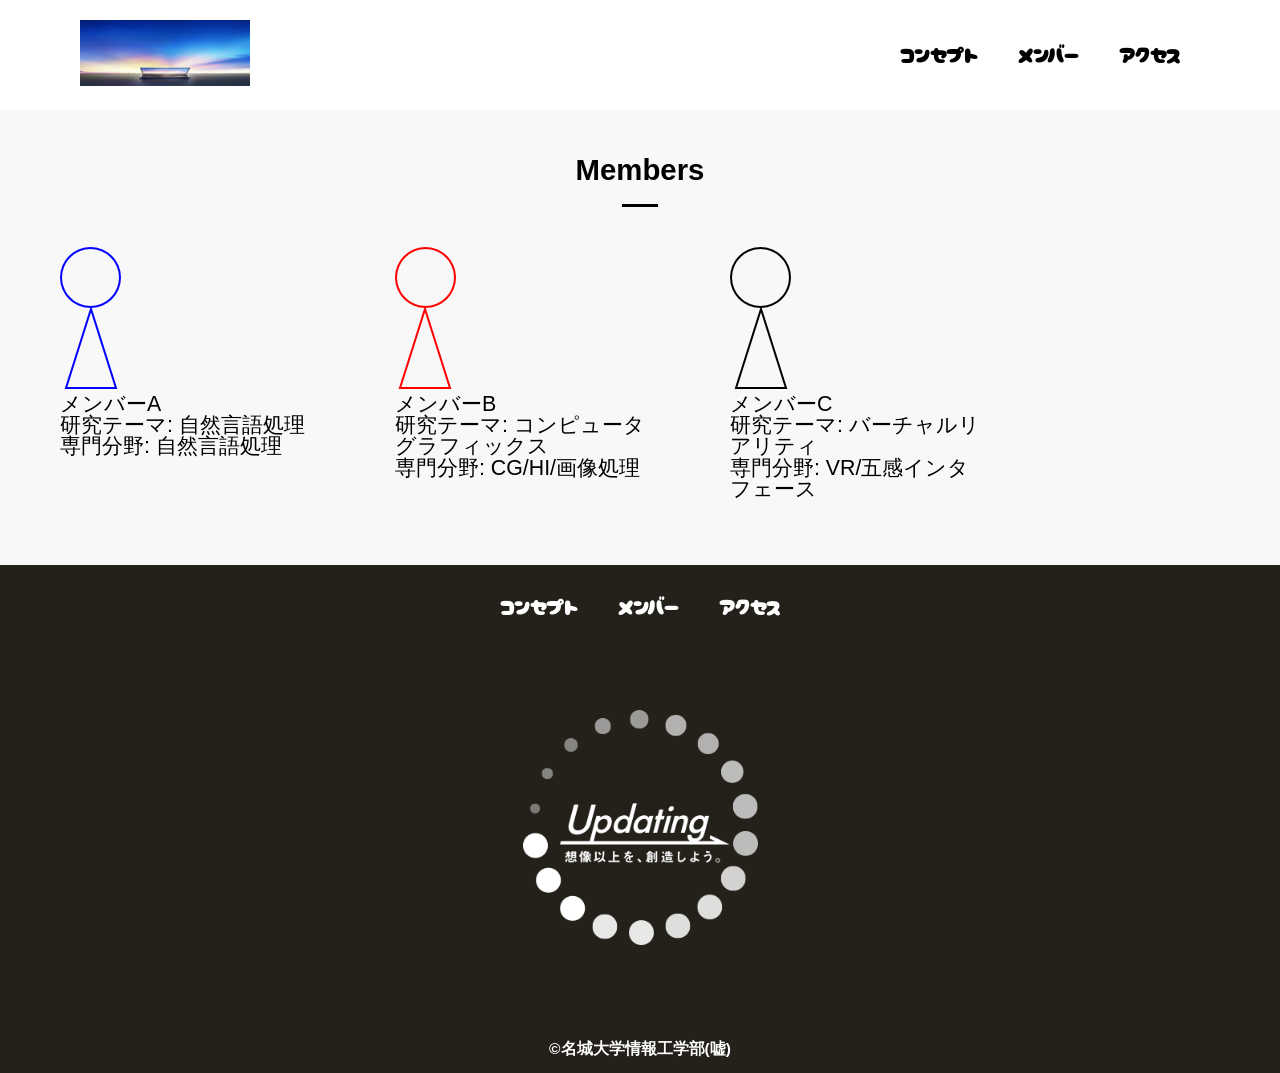
<file: members.html>
<!DOCTYPE html>
<html>
    <head>
        <meta charset="UTF-8">
        <title>名城大学情報工学部メンバー</title>
        <meta name="description" content="メンバー">
        <meta name="viewport" content="width=device-width">
        <script src="https://ajax.googleapis.com/ajax/libs/jquery/1.11.0/jquery.min.js"></script>
        <script src="js/script.js"></script>
        <link href="css/common.css" rel="stylesheet">
        <link href="css/members.css" rel="stylesheet">
        <link rel="preconnect" href="https://fonts.googleapis.com">
        <link rel="preconnect" href="https://fonts.gstatic.com" crossorigin>
        <link href="https://fonts.googleapis.com/css2?family=Cherry+Bomb+One&display=swap" rel="stylesheet">    
    </head>
    <body>
        <header class="header">
            <div class="header-inner">
                <a class="header-logo" href="index.html">
                    <img src="images/common/logo.png" alt="ロゴ">
                </a>
                <button class="toggle-menu-button"></button>
                <div class="header-site-menu">
                    <nav class="site-menu">
                        <ul>
                            <li><a href="concept.html">コンセプト</a></li>
                            <li><a href="members.html">メンバー</a></li>
                            <li><a href="access.html">アクセス</a></li>
                        </ul>
                    </nav>
                </div>
            </div>
        </header>
        <main class="main">
            <div class="members">
                <h2>Members</h2>
                <ul class="member-list">
                    <li>
                        <img src="images/members/member_A.png" alt="メンバーA">
                        <dl>
                            <dt>メンバーA</dt>
                            <dd>研究テーマ: 自然言語処理</dd>
                        </dl>
                        <p class="speciality">専門分野: 自然言語処理</p>
                    </li>
                    <li>
                        <img src="images/members/member_B.png" alt="メンバーB">
                        <dl>
                            <dt>メンバーB</dt>
                            <dd>研究テーマ: コンピュータグラフィックス</dd>
                        </dl>
                        <p class="speciality">専門分野: CG/HI/画像処理</p>
                    </li>
                    <li>
                        <img src="images/members/member_C.png" alt="メンバーC">
                        <dl>
                            <dt>メンバーC</dt>
                            <dd>研究テーマ: バーチャルリアリティ</dd>
                        </dl>
                        <p class="speciality">専門分野: VR/五感インタフェース</p>
                    </li>
                </ul>
            </div>
        </main>
        <footer class="footer">
            <nav class="site-menu">
                <ul>
                    <li><a href="concept.html">コンセプト</a></li>
                    <li><a href="members.html">メンバー</a></li>
                    <li><a href="access.html">アクセス</a></li>
                </ul>
            </nav>
            <a class="footer-logo" href="index.html">
                <img src="images/common/logo_footer.png" alt="ロゴ">
            </a>
            <p class="copyright"><small>&copy;名城大学情報工学部(嘘)</small></p>
        </footer>
    </body>
</html>
</file>
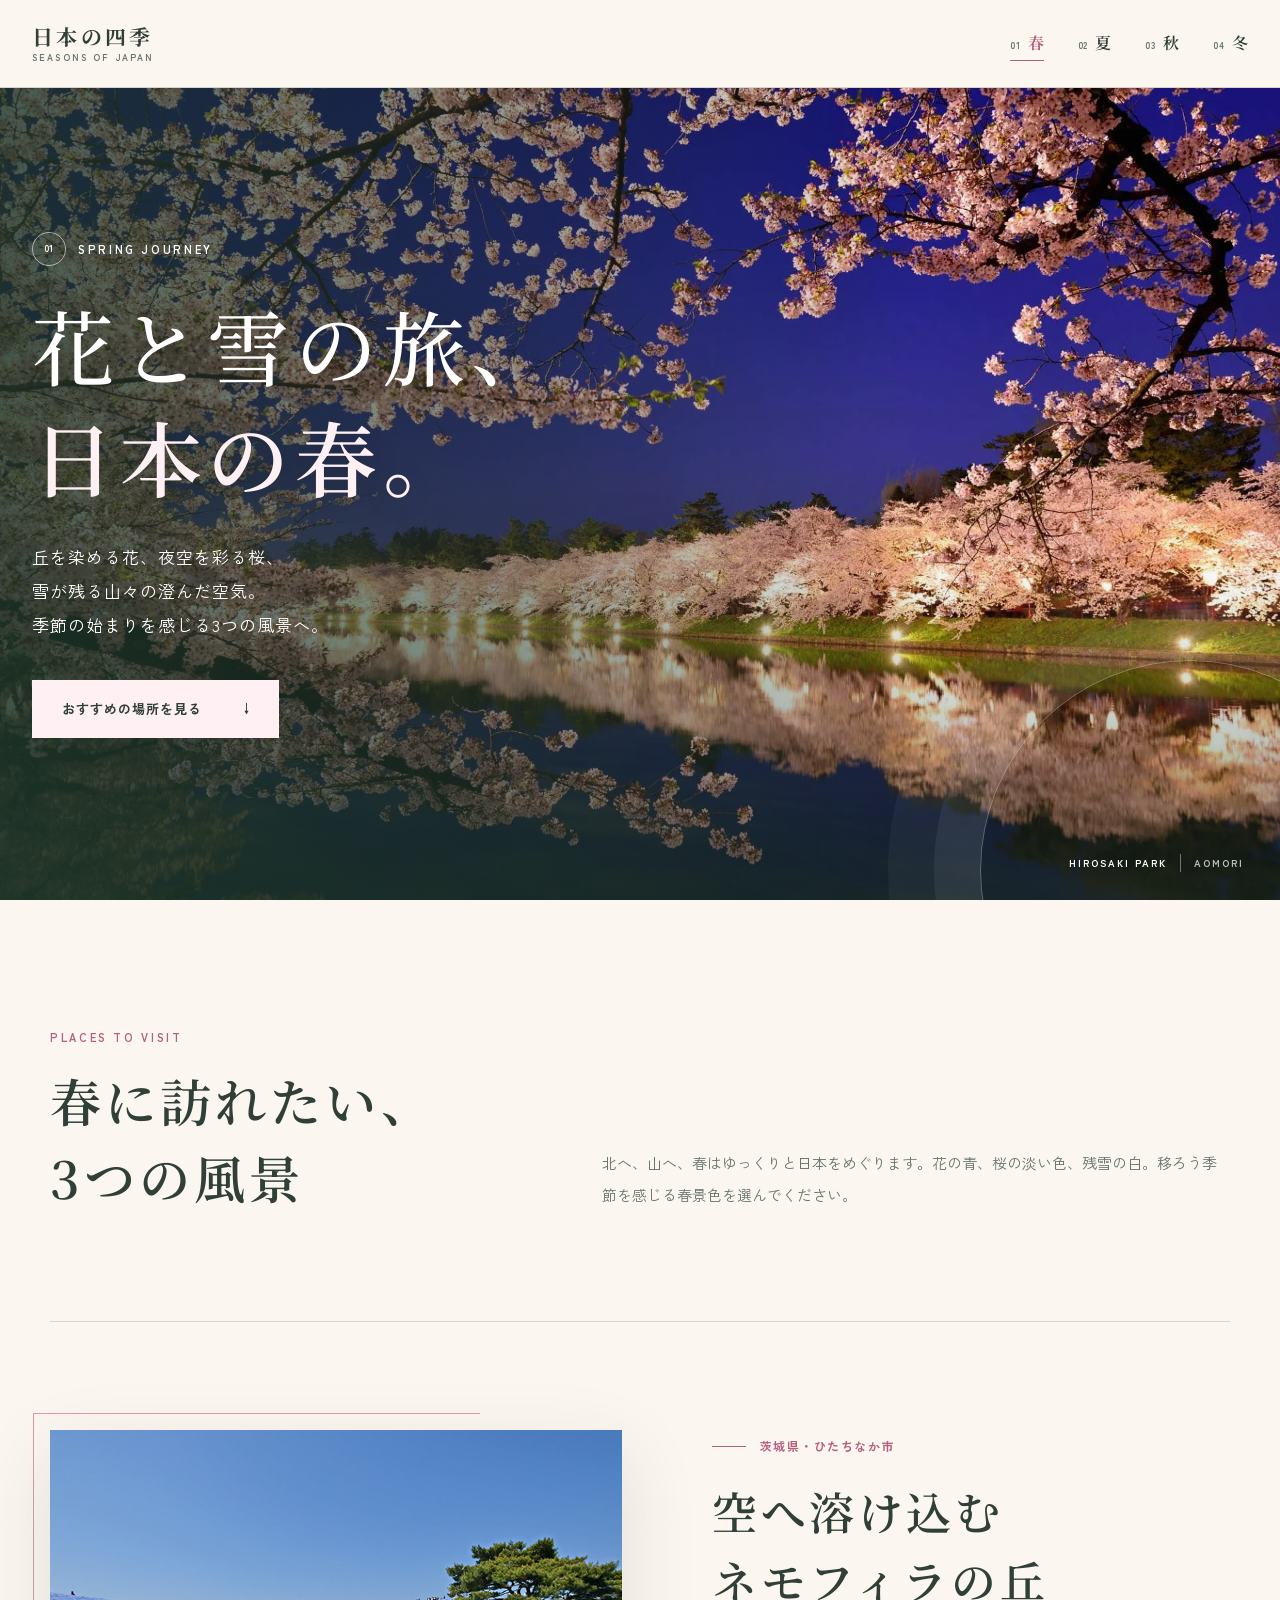
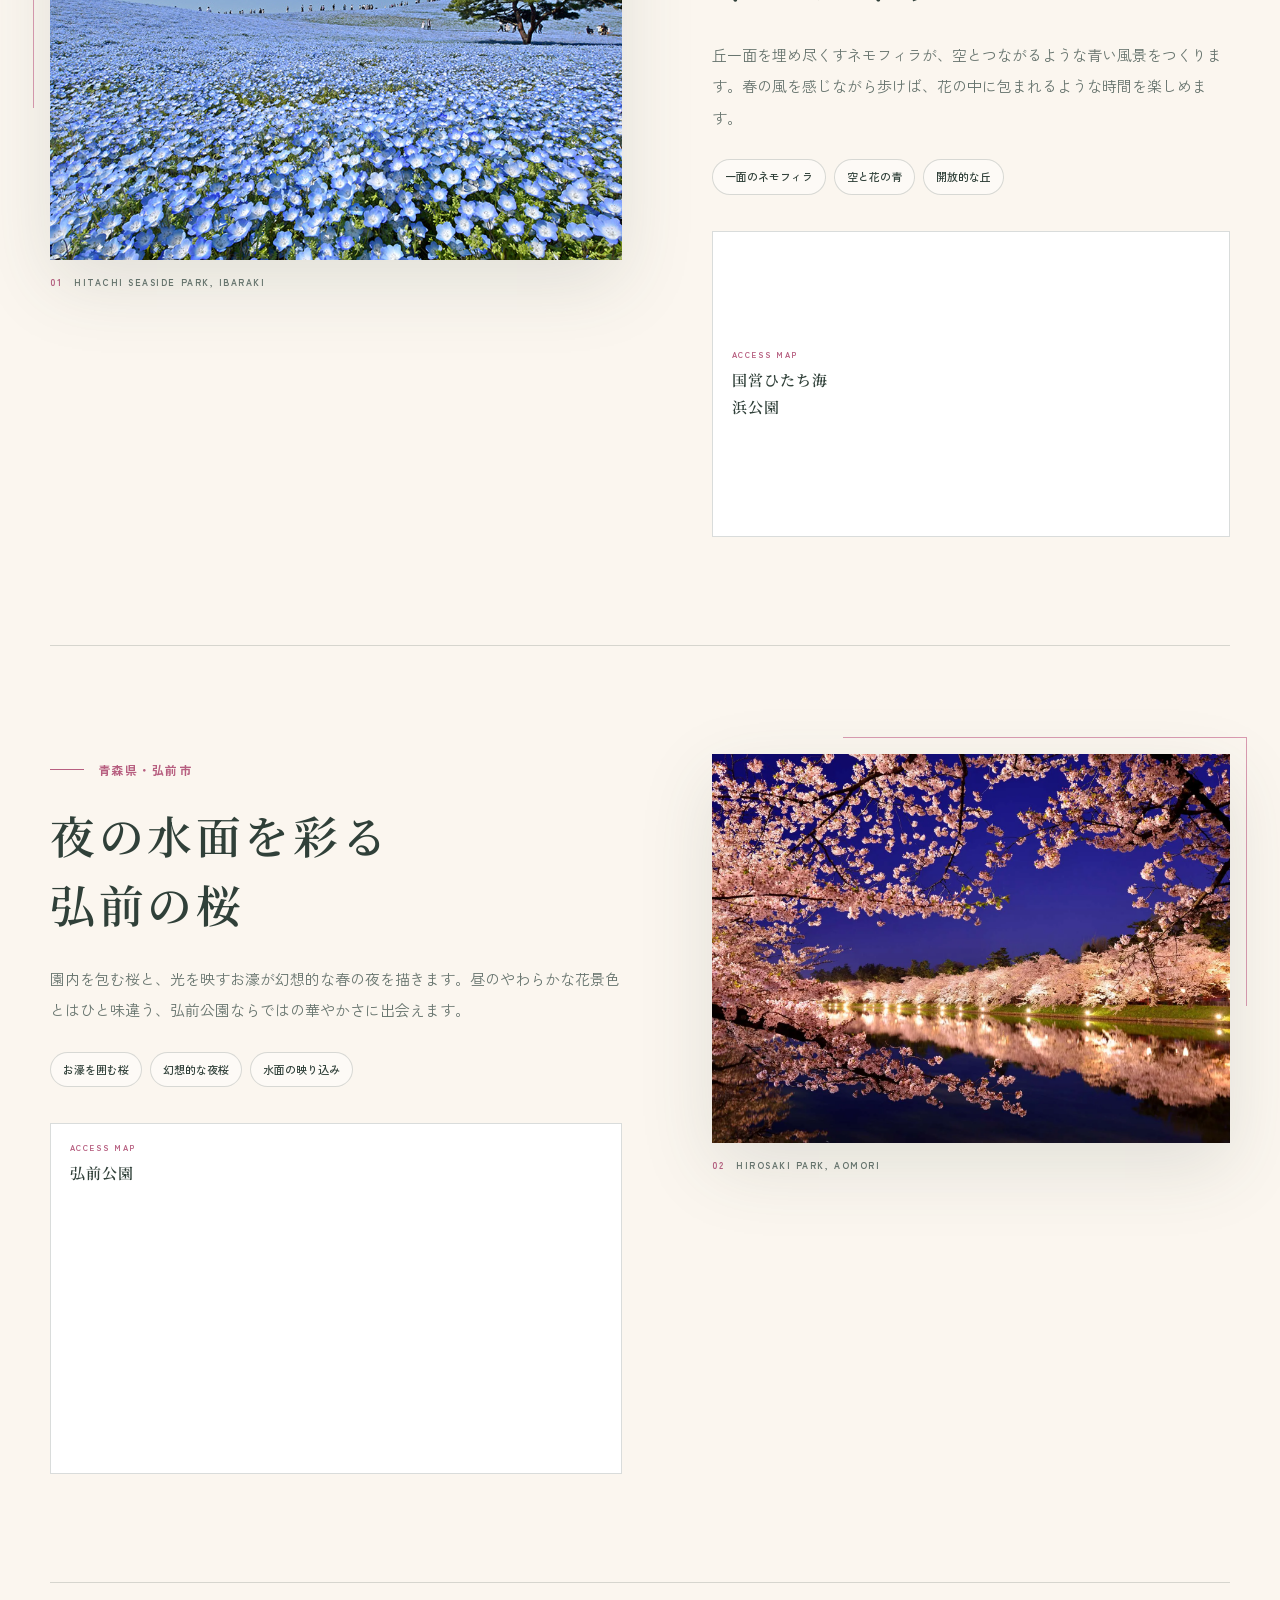
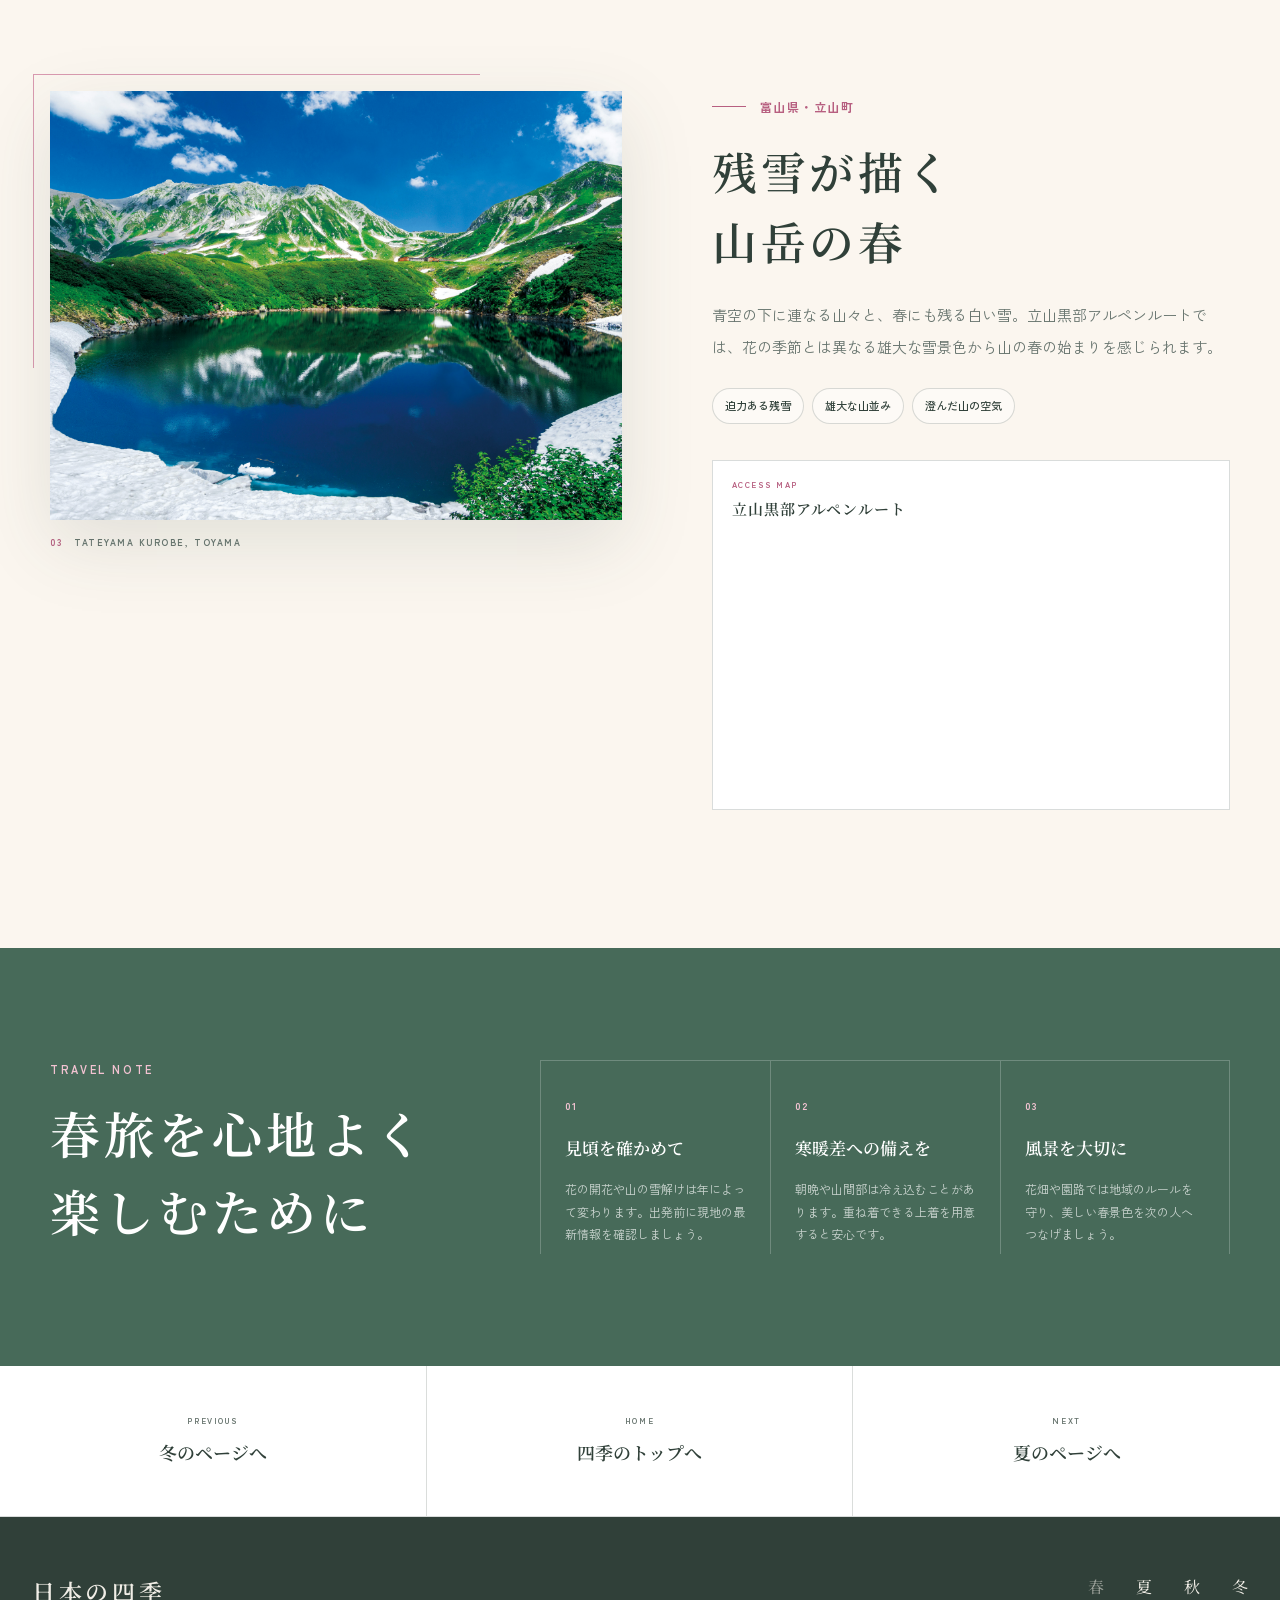
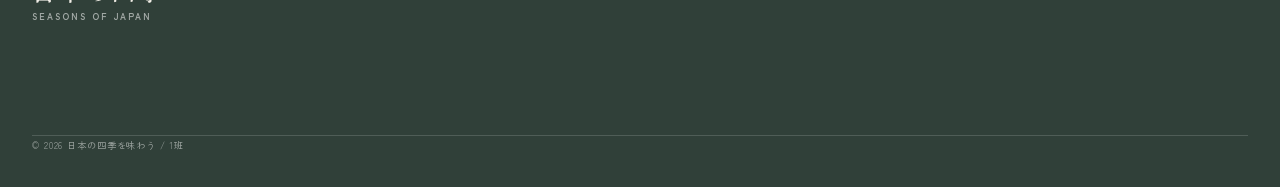
<file: spring.html>
<!DOCTYPE html>
<html lang="ja">

<head>
    <meta charset="UTF-8">
    <meta name="description" content="国営ひたち海浜公園、弘前公園、立山黒部アルペンルート。日本の春に訪れたい3つの風景を紹介します。">
    <meta name="viewport" content="width=device-width, initial-scale=1">
    <meta name="theme-color" content="#b75f80">
    <title>春のおすすめ旅 | 日本の四季を味わう</title>

    <link rel="preconnect" href="https://fonts.googleapis.com">
    <link rel="preconnect" href="https://fonts.gstatic.com" crossorigin>
    <link
        href="https://fonts.googleapis.com/css2?family=Noto+Serif+JP:wght@500;600;700&family=Zen+Kaku+Gothic+New:wght@400;500;700&display=swap"
        rel="stylesheet">
    <link href="css/site-shell.css" rel="stylesheet">
    <link href="css/season-page.css" rel="stylesheet">
    <script src="js/main.js?v=20260720" defer></script>
</head>

<body class="season-detail-page theme-spring">
    <a class="skip-link" href="#main-content">本文へ移動</a>

    <header class="site-header">
        <div class="site-header-inner">
            <a class="site-brand" href="index.html" aria-label="日本の四季 トップページ">
                <span class="site-brand-ja">日本の四季</span>
                <span class="site-brand-en">SEASONS OF JAPAN</span>
            </a>

            <button class="site-menu-button" type="button" aria-label="メニューを開く" aria-controls="global-navigation"
                aria-expanded="false">
                <span></span>
                <span></span>
                <span></span>
            </button>

            <div class="site-navigation" id="global-navigation">
                <nav class="site-navigation-menu" aria-label="季節別ページ">
                    <ul>
                        <li><a href="spring.html" aria-current="page"><span>01</span>春</a></li>
                        <li><a href="summer.html"><span>02</span>夏</a></li>
                        <li><a href="autumn.html"><span>03</span>秋</a></li>
                        <li><a href="winter.html"><span>04</span>冬</a></li>
                    </ul>
                </nav>
            </div>
        </div>
    </header>

    <main id="main-content">
        <section class="season-hero" aria-labelledby="season-title">
            <img class="season-hero-image" src="images/spring/hirosaki.webp" alt="夜空の下でライトアップされた弘前公園の桜と水面の映り込み">
            <div class="season-hero-content">
                <p class="hero-kicker"><span>01</span> SPRING JOURNEY</p>
                <h1 id="season-title">花と雪の旅、<br><strong>日本の春。</strong></h1>
                <p class="hero-lead">丘を染める花、夜空を彩る桜、<br>雪が残る山々の澄んだ空気。<br>季節の始まりを感じる3つの風景へ。</p>
                <a class="hero-button" href="#destinations">おすすめの場所を見る<span aria-hidden="true">↓</span></a>
            </div>
            <p class="hero-location">HIROSAKI PARK <span>AOMORI</span></p>
        </section>

        <section class="season-intro" id="destinations" aria-labelledby="destinations-title">
            <div class="season-intro-heading">
                <p class="section-kicker">PLACES TO VISIT</p>
                <h2 id="destinations-title">春に訪れたい、<br>3つの風景</h2>
            </div>
            <p class="season-intro-copy">北へ、山へ、春はゆっくりと日本をめぐります。花の青、桜の淡い色、残雪の白。移ろう季節を感じる春景色を選んでください。</p>
        </section>

        <div class="destination-list">
            <article class="destination" id="hitachi-seaside-park">
                <div class="destination-media">
                    <img src="images/spring/nemofira.jpg" alt="青空の下で丘一面に咲く青いネモフィラ" loading="lazy">
                    <p class="image-caption"><span>01</span> HITACHI SEASIDE PARK, IBARAKI</p>
                </div>
                <div class="destination-content">
                    <p class="destination-area">茨城県・ひたちなか市</p>
                    <h2>空へ溶け込む<br>ネモフィラの丘</h2>
                    <p class="destination-description">
                        丘一面を埋め尽くすネモフィラが、空とつながるような青い風景をつくります。春の風を感じながら歩けば、花の中に包まれるような時間を楽しめます。</p>
                    <ul class="destination-points" aria-label="国営ひたち海浜公園の見どころ">
                        <li>一面のネモフィラ</li>
                        <li>空と花の青</li>
                        <li>開放的な丘</li>
                    </ul>
                    <div class="map-card">
                        <div class="map-card-heading">
                            <div>
                                <p>ACCESS MAP</p>
                                <h3>国営ひたち海浜公園</h3>
                            </div>
                            <iframe
                                src="https://www.google.com/maps?q=%E5%9B%BD%E5%96%B6%E3%81%B2%E3%81%9F%E3%81%A1%E6%B5%B7%E6%B5%9C%E5%85%AC%E5%9C%92&amp;output=embed"
                                title="国営ひたち海浜公園の地図" loading="lazy"
                                referrerpolicy="no-referrer-when-downgrade"></iframe>
                        </div>
                    </div>
            </article>

            <article class="destination destination--reverse" id="hirosaki-park">
                <div class="destination-media">
                    <img src="images/spring/hirosaki.webp" alt="ライトアップされた弘前公園の桜が水面に映る夜景" loading="lazy">
                    <p class="image-caption"><span>02</span> HIROSAKI PARK, AOMORI</p>
                </div>
                <div class="destination-content">
                    <p class="destination-area">青森県・弘前市</p>
                    <h2>夜の水面を彩る<br>弘前の桜</h2>
                    <p class="destination-description">
                        園内を包む桜と、光を映すお濠が幻想的な春の夜を描きます。昼のやわらかな花景色とはひと味違う、弘前公園ならではの華やかさに出会えます。</p>
                    <ul class="destination-points" aria-label="弘前公園の見どころ">
                        <li>お濠を囲む桜</li>
                        <li>幻想的な夜桜</li>
                        <li>水面の映り込み</li>
                    </ul>
                    <div class="map-card">
                        <div class="map-card-heading">
                            <div>
                                <p>ACCESS MAP</p>
                                <h3>弘前公園</h3>
                                <iframe
                                    src="https://www.google.com/maps?q=%E5%BC%98%E5%89%8D%E5%85%AC%E5%9C%92&amp;output=embed"
                                    title="弘前公園の地図" loading="lazy" referrerpolicy="no-referrer-when-downgrade"></iframe>
                            </div>
                        </div>
            </article>

            <article class="destination" id="tateyama-kurobe">
                <div class="destination-media">
                    <img src="images/spring/kurobe.png" alt="残雪をまとった山々と青い池に映る立山の風景" loading="lazy">
                    <p class="image-caption"><span>03</span> TATEYAMA KUROBE, TOYAMA</p>
                </div>
                <div class="destination-content">
                    <p class="destination-area">富山県・立山町</p>
                    <h2>残雪が描く<br>山岳の春</h2>
                    <p class="destination-description">
                        青空の下に連なる山々と、春にも残る白い雪。立山黒部アルペンルートでは、花の季節とは異なる雄大な雪景色から山の春の始まりを感じられます。</p>
                    <ul class="destination-points" aria-label="立山黒部アルペンルートの見どころ">
                        <li>迫力ある残雪</li>
                        <li>雄大な山並み</li>
                        <li>澄んだ山の空気</li>
                    </ul>
                    <div class="map-card">
                        <div class="map-card-heading">
                            <div>
                                <p>ACCESS MAP</p>
                                <h3>立山黒部アルペンルート</h3>
                                <iframe
                                    src="https://www.google.com/maps?q=%E7%AB%8B%E5%B1%B1%E9%BB%92%E9%83%A8%E3%82%A2%E3%83%AB%E3%83%9A%E3%83%B3%E3%83%AB%E3%83%BC%E3%83%88&amp;output=embed"
                                    title="立山黒部アルペンルートの地図" loading="lazy"
                                    referrerpolicy="no-referrer-when-downgrade"></iframe>
                            </div>
                        </div>
            </article>
        </div>

        <section class="travel-note" aria-labelledby="travel-note-title">
            <div class="travel-note-heading">
                <p class="section-kicker">TRAVEL NOTE</p>
                <h2 id="travel-note-title">春旅を心地よく<br>楽しむために</h2>
            </div>
            <div class="travel-note-grid">
                <article>
                    <span>01</span>
                    <h3>見頃を確かめて</h3>
                    <p>花の開花や山の雪解けは年によって変わります。出発前に現地の最新情報を確認しましょう。</p>
                </article>
                <article>
                    <span>02</span>
                    <h3>寒暖差への備えを</h3>
                    <p>朝晩や山間部は冷え込むことがあります。重ね着できる上着を用意すると安心です。</p>
                </article>
                <article>
                    <span>03</span>
                    <h3>風景を大切に</h3>
                    <p>花畑や園路では地域のルールを守り、美しい春景色を次の人へつなげましょう。</p>
                </article>
            </div>
        </section>

        <nav class="season-pager" aria-label="季節ページの移動">
            <a href="winter.html"><span>PREVIOUS</span>冬のページへ</a>
            <a href="index.html" class="season-pager-home"><span>HOME</span>四季のトップへ</a>
            <a href="summer.html"><span>NEXT</span>夏のページへ</a>
        </nav>
    </main>

    <footer class="site-footer">
        <div class="site-footer-inner">
            <div>
                <p class="site-footer-title">日本の四季</p>
                <p class="site-footer-subtitle">SEASONS OF JAPAN</p>
            </div>
            <nav class="site-footer-nav" aria-label="フッターナビゲーション">
                <a href="spring.html" aria-current="page">春</a>
                <a href="summer.html">夏</a>
                <a href="autumn.html">秋</a>
                <a href="winter.html">冬</a>
            </nav>
            <p class="site-copyright"><small>&copy; 2026 日本の四季を味わう / 1班</small></p>
        </div>
    </footer>
</body>

</html>
</file>
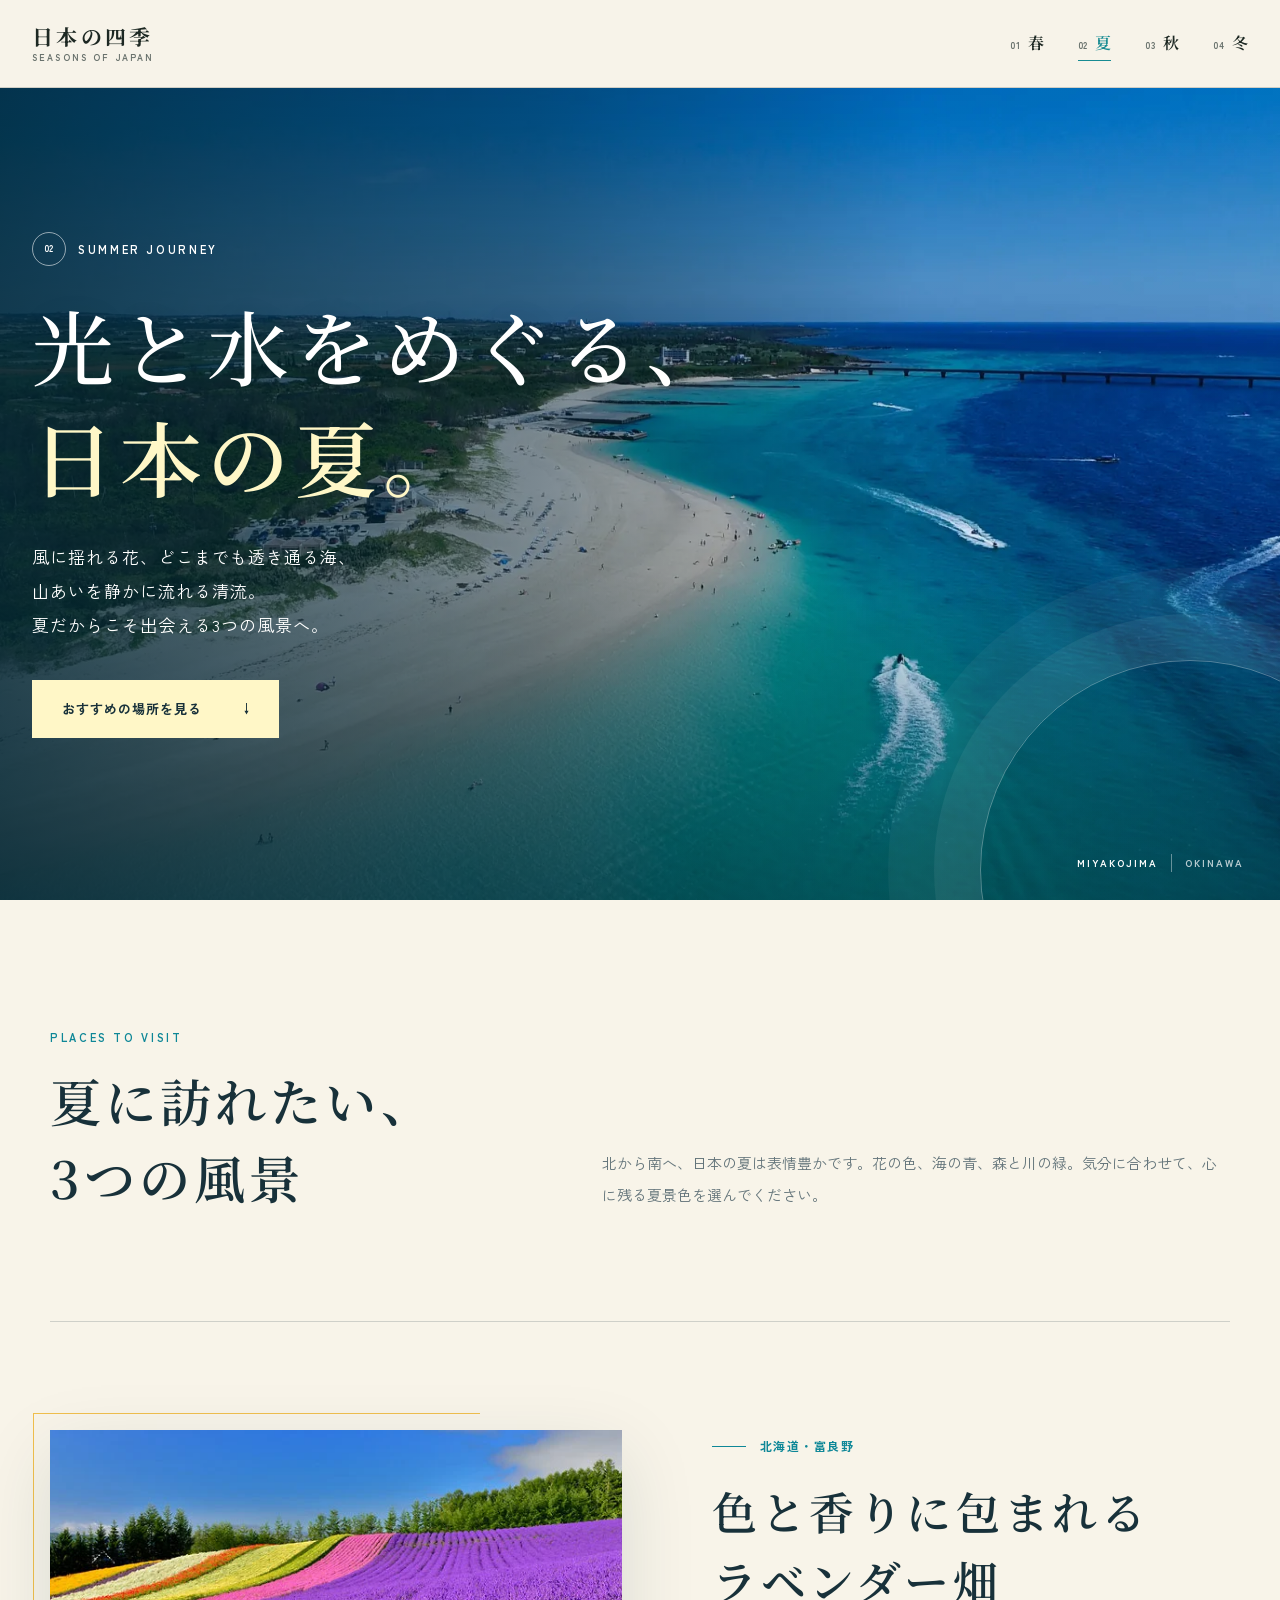
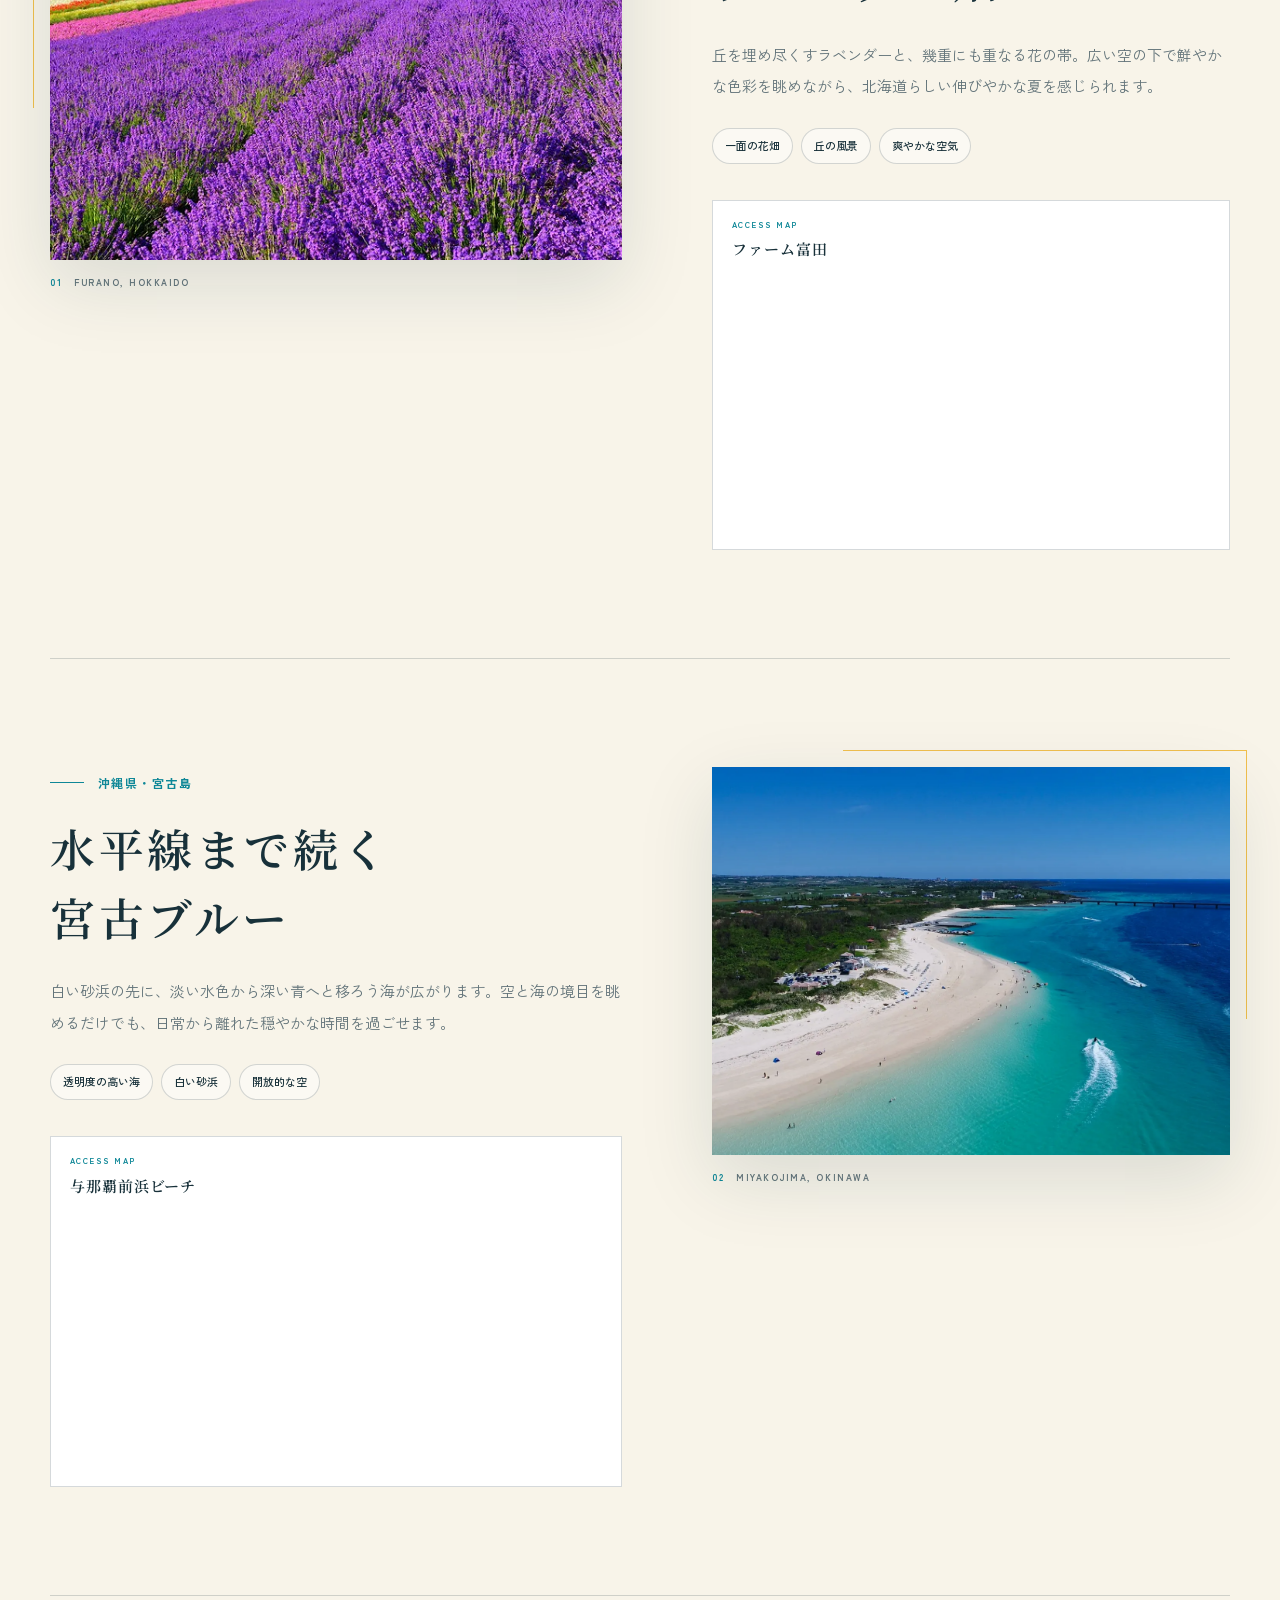
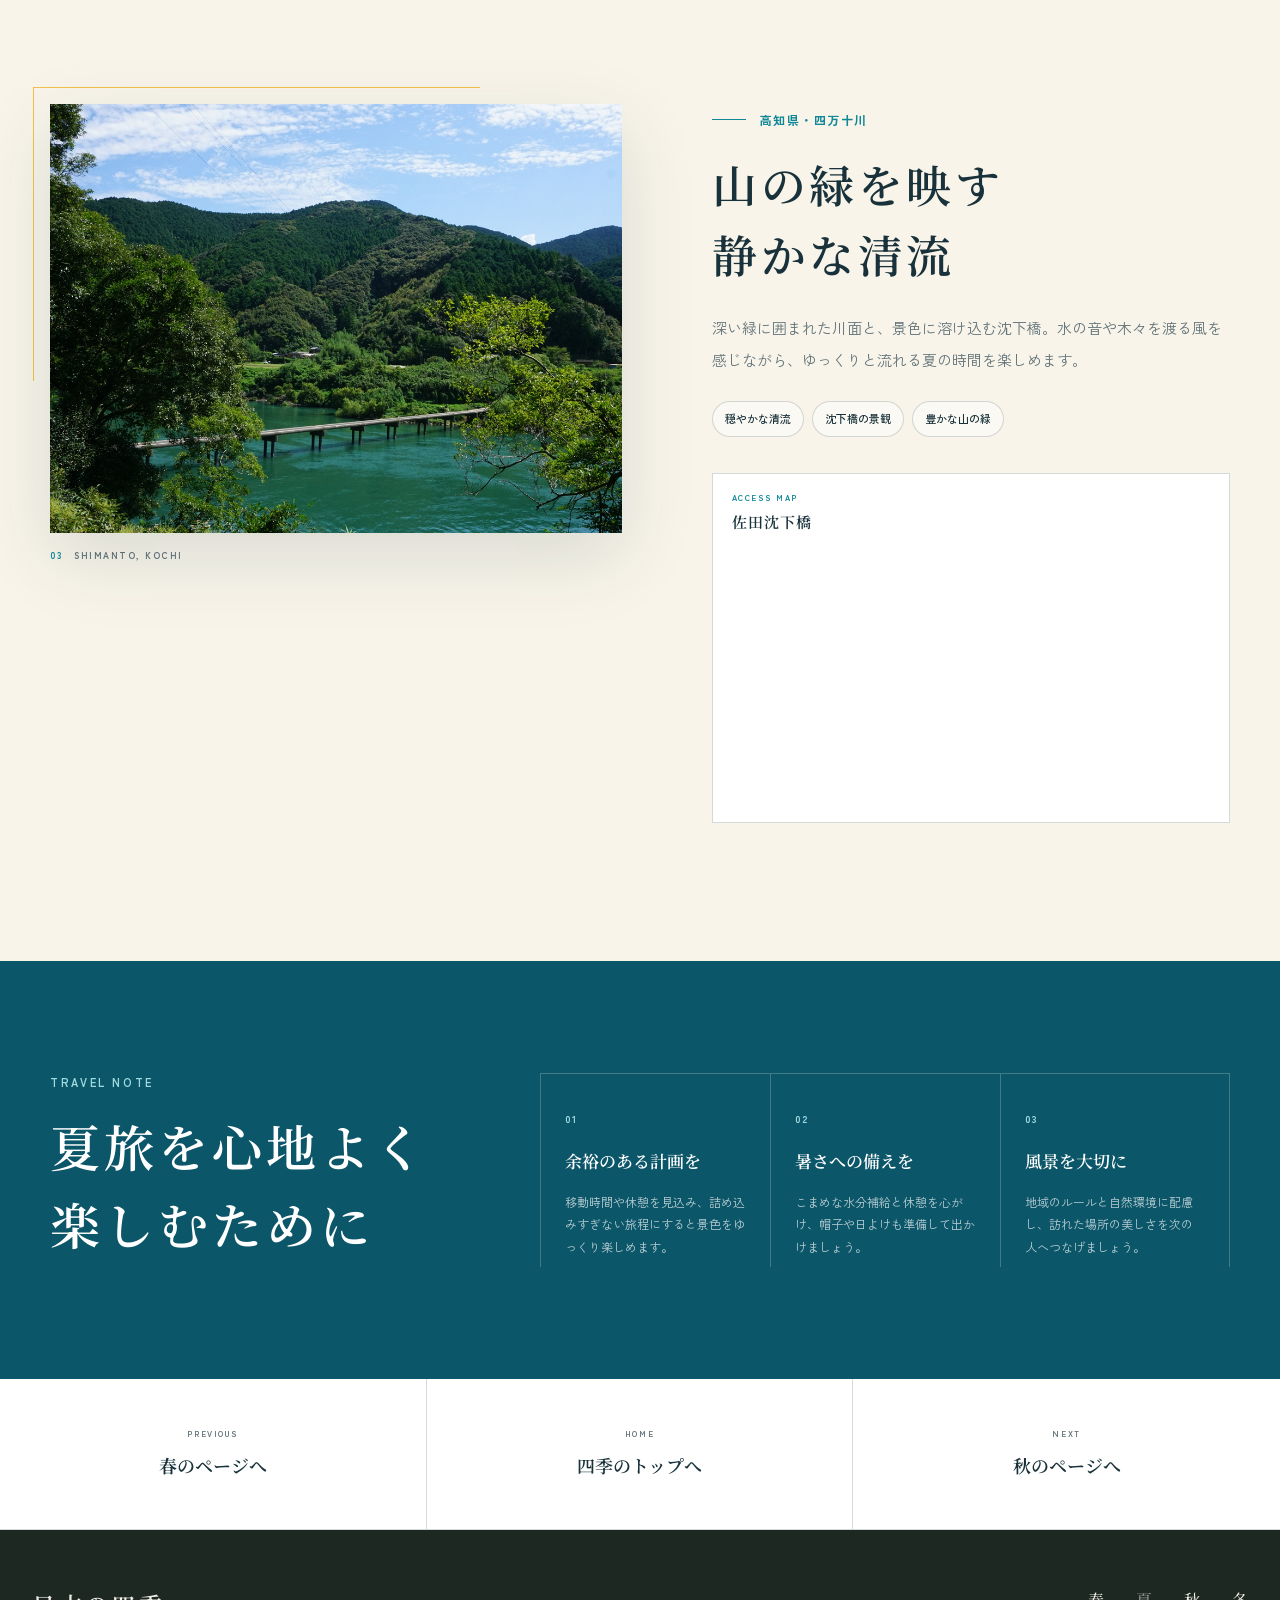
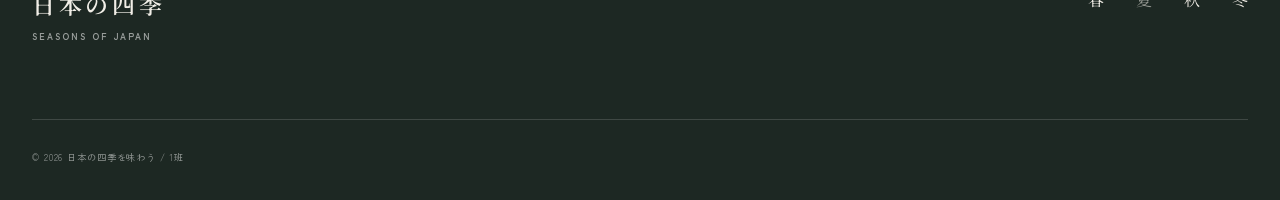
<file: summer.html>
<!DOCTYPE html>
<html lang="ja">

<head>
    <meta charset="UTF-8">
    <meta name="description" content="富良野、宮古島、四万十川。日本の夏に訪れたい3つの風景を紹介します。">
    <meta name="viewport" content="width=device-width, initial-scale=1">
    <meta name="theme-color" content="#0d7185">
    <title>夏のおすすめ旅 | 日本の四季を味わう</title>
    <link rel="preconnect" href="https://fonts.googleapis.com">
    <link rel="preconnect" href="https://fonts.gstatic.com" crossorigin>
    <link
        href="https://fonts.googleapis.com/css2?family=Noto+Serif+JP:wght@500;600;700&family=Zen+Kaku+Gothic+New:wght@400;500;700&display=swap"
        rel="stylesheet">
    <link href="css/summer.css" rel="stylesheet">
    <link href="css/site-shell.css" rel="stylesheet">
    <script src="js/main.js?v=20260720" defer></script>
</head>

<body class="summer-page">
    <a class="skip-link" href="#main-content">本文へ移動</a>

    <header class="site-header">
        <div class="site-header-inner">
            <a class="site-brand" href="index.html" aria-label="日本の四季 トップページ">
                <span class="site-brand-ja">日本の四季</span>
                <span class="site-brand-en">SEASONS OF JAPAN</span>
            </a>

            <button class="site-menu-button" type="button" aria-label="メニューを開く" aria-controls="global-navigation"
                aria-expanded="false">
                <span></span>
                <span></span>
                <span></span>
            </button>

            <div class="site-navigation" id="global-navigation">
                <nav class="site-navigation-menu" aria-label="季節別ページ">
                    <ul>
                        <li><a href="spring.html"><span>01</span>春</a></li>
                        <li><a href="summer.html" aria-current="page"><span>02</span>夏</a></li>
                        <li><a href="autumn.html"><span>03</span>秋</a></li>
                        <li><a href="winter.html"><span>04</span>冬</a></li>
                    </ul>
                </nav>
            </div>
        </div>
    </header>

    <main id="main-content">
        <section class="summer-hero" aria-labelledby="summer-title">
            <img class="summer-hero-image" src="images/summer/宮古島.jpg.webp" alt="宮古島の青い海と白い砂浜">
            <div class="summer-hero-content">
                <p class="hero-kicker"><span>02</span> SUMMER JOURNEY</p>
                <h1 id="summer-title">光と水をめぐる、<br><strong>日本の夏。</strong></h1>
                <p class="hero-lead">風に揺れる花、どこまでも透き通る海、<br>山あいを静かに流れる清流。<br>夏だからこそ出会える3つの風景へ。</p>
                <a class="hero-button" href="#destinations">おすすめの場所を見る<span aria-hidden="true">↓</span></a>
            </div>
            <p class="hero-location">MIYAKOJIMA <span>OKINAWA</span></p>
        </section>

        <section class="summer-intro" id="destinations" aria-labelledby="destinations-title">
            <div class="summer-intro-heading">
                <p class="section-kicker">PLACES TO VISIT</p>
                <h2 id="destinations-title">夏に訪れたい、<br>3つの風景</h2>
            </div>
            <p class="summer-intro-copy">北から南へ、日本の夏は表情豊かです。花の色、海の青、森と川の緑。気分に合わせて、心に残る夏景色を選んでください。</p>
        </section>

        <div class="destination-list">
            <article class="destination" id="furano">
                <div class="destination-media">
                    <img src="images/summer/富良野.jpg.webp" alt="紫色のラベンダーが一面に広がる富良野の花畑" loading="lazy">
                    <p class="image-caption"><span>01</span> FURANO, HOKKAIDO</p>
                </div>
                <div class="destination-content">
                    <p class="destination-area">北海道・富良野</p>
                    <h2>色と香りに包まれる<br>ラベンダー畑</h2>
                    <p class="destination-description">丘を埋め尽くすラベンダーと、幾重にも重なる花の帯。広い空の下で鮮やかな色彩を眺めながら、北海道らしい伸びやかな夏を感じられます。
                    </p>
                    <ul class="destination-points" aria-label="富良野の見どころ">
                        <li>一面の花畑</li>
                        <li>丘の風景</li>
                        <li>爽やかな空気</li>
                    </ul>
                    <div class="map-card">
                        <div class="map-card-heading">
                            <div>
                                <p>ACCESS MAP</p>
                                <h3>ファーム富田</h3>
                                <iframe
                                    src="https://www.google.com/maps?q=%E3%83%95%E3%82%A1%E3%83%BC%E3%83%A0%E5%AF%8C%E7%94%B0&output=embed"
                                    title="ファーム富田の地図" loading="lazy"
                                    referrerpolicy="no-referrer-when-downgrade"></iframe>
                            </div>
                        </div>
            </article>

            <article class="destination destination--reverse" id="miyakojima">
                <div class="destination-media">
                    <img src="images/summer/宮古島.jpg.webp" alt="白い砂浜と青い海が続く宮古島の海岸" loading="lazy">
                    <p class="image-caption"><span>02</span> MIYAKOJIMA, OKINAWA</p>
                </div>
                <div class="destination-content">
                    <p class="destination-area">沖縄県・宮古島</p>
                    <h2>水平線まで続く<br>宮古ブルー</h2>
                    <p class="destination-description">白い砂浜の先に、淡い水色から深い青へと移ろう海が広がります。空と海の境目を眺めるだけでも、日常から離れた穏やかな時間を過ごせます。
                    </p>
                    <ul class="destination-points" aria-label="宮古島の見どころ">
                        <li>透明度の高い海</li>
                        <li>白い砂浜</li>
                        <li>開放的な空</li>
                    </ul>
                    <div class="map-card">
                        <div class="map-card-heading">
                            <div>
                                <p>ACCESS MAP</p>
                                <h3>与那覇前浜ビーチ</h3>
                                <iframe
                                    src="https://www.google.com/maps?q=%E4%B8%8E%E9%82%A3%E8%A6%87%E5%89%8D%E6%B5%9C%E3%83%93%E3%83%BC%E3%83%81&output=embed"
                                    title="与那覇前浜ビーチの地図" loading="lazy"
                                    referrerpolicy="no-referrer-when-downgrade"></iframe>
                            </div>
                        </div>
            </article>

            <article class="destination" id="shimanto">
                <div class="destination-media">
                    <img src="images/summer/四万十川.jpg" alt="緑の山々の間を流れる四万十川と沈下橋" loading="lazy">
                    <p class="image-caption"><span>03</span> SHIMANTO, KOCHI</p>
                </div>
                <div class="destination-content">
                    <p class="destination-area">高知県・四万十川</p>
                    <h2>山の緑を映す<br>静かな清流</h2>
                    <p class="destination-description">深い緑に囲まれた川面と、景色に溶け込む沈下橋。水の音や木々を渡る風を感じながら、ゆっくりと流れる夏の時間を楽しめます。</p>
                    <ul class="destination-points" aria-label="四万十川の見どころ">
                        <li>穏やかな清流</li>
                        <li>沈下橋の景観</li>
                        <li>豊かな山の緑</li>
                    </ul>
                    <div class="map-card">
                        <div class="map-card-heading">
                            <div>
                                <p>ACCESS MAP</p>
                                <h3>佐田沈下橋</h3>
                                <iframe
                                    src="https://www.google.com/maps?q=%E4%BD%90%E7%94%B0%E6%B2%88%E4%B8%8B%E6%A9%8B&output=embed"
                                    title="佐田沈下橋の地図" loading="lazy"
                                    referrerpolicy="no-referrer-when-downgrade"></iframe>
                            </div>
                        </div>
            </article>
        </div>

        <section class="travel-note" aria-labelledby="travel-note-title">
            <div class="travel-note-heading">
                <p class="section-kicker">TRAVEL NOTE</p>
                <h2 id="travel-note-title">夏旅を心地よく<br>楽しむために</h2>
            </div>
            <div class="travel-note-grid">
                <article>
                    <span>01</span>
                    <h3>余裕のある計画を</h3>
                    <p>移動時間や休憩を見込み、詰め込みすぎない旅程にすると景色をゆっくり楽しめます。</p>
                </article>
                <article>
                    <span>02</span>
                    <h3>暑さへの備えを</h3>
                    <p>こまめな水分補給と休憩を心がけ、帽子や日よけも準備して出かけましょう。</p>
                </article>
                <article>
                    <span>03</span>
                    <h3>風景を大切に</h3>
                    <p>地域のルールと自然環境に配慮し、訪れた場所の美しさを次の人へつなげましょう。</p>
                </article>
            </div>
        </section>

        <nav class="season-pager" aria-label="季節ページの移動">
            <a href="spring.html"><span>PREVIOUS</span>春のページへ</a>
            <a href="index.html" class="season-pager-home"><span>HOME</span>四季のトップへ</a>
            <a href="autumn.html"><span>NEXT</span>秋のページへ</a>
        </nav>
    </main>

    <footer class="site-footer">
        <div class="site-footer-inner">
            <div>
                <p class="site-footer-title">日本の四季</p>
                <p class="site-footer-subtitle">SEASONS OF JAPAN</p>
            </div>
            <nav class="site-footer-nav" aria-label="フッターナビゲーション">
                <a href="spring.html">春</a>
                <a href="summer.html" aria-current="page">夏</a>
                <a href="autumn.html">秋</a>
                <a href="winter.html">冬</a>
            </nav>
            <p class="site-copyright"><small>&copy; 2026 日本の四季を味わう / 1班</small></p>
        </div>
    </footer>
</body>

</html>
</file>
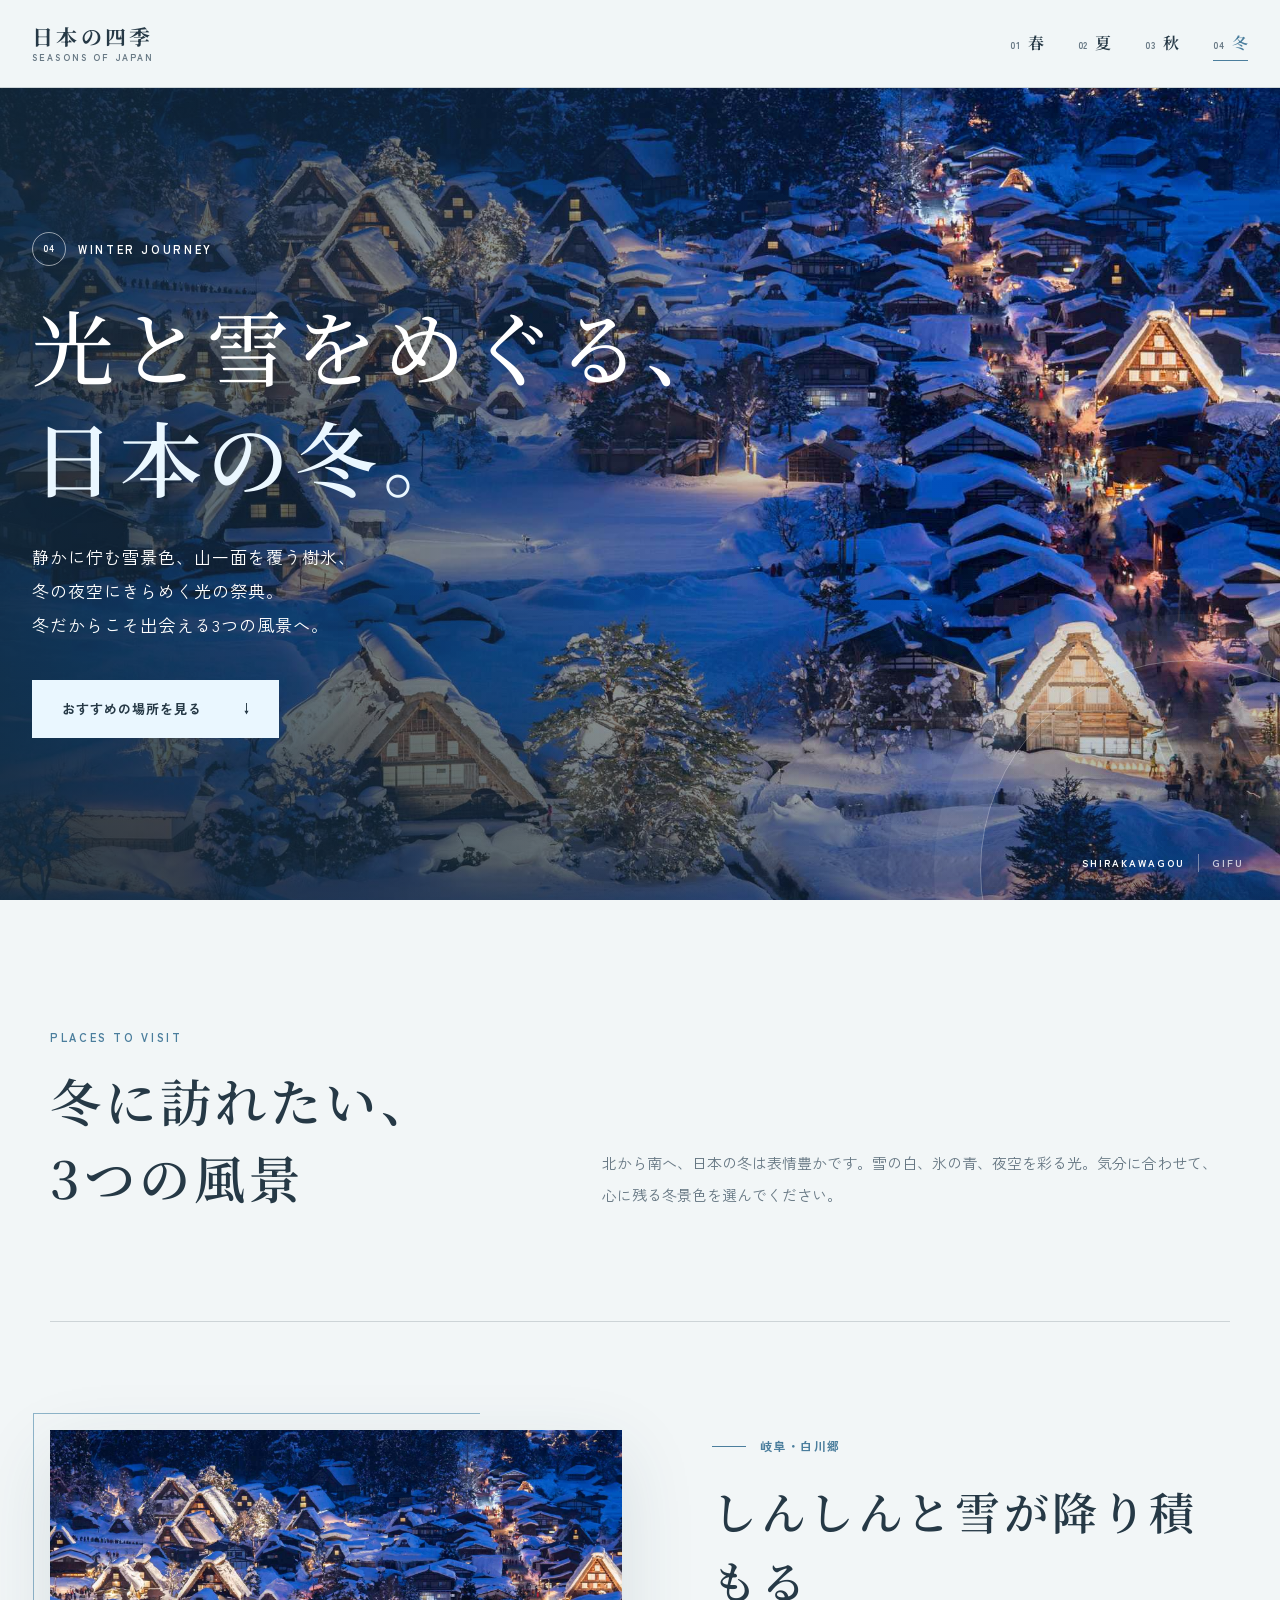
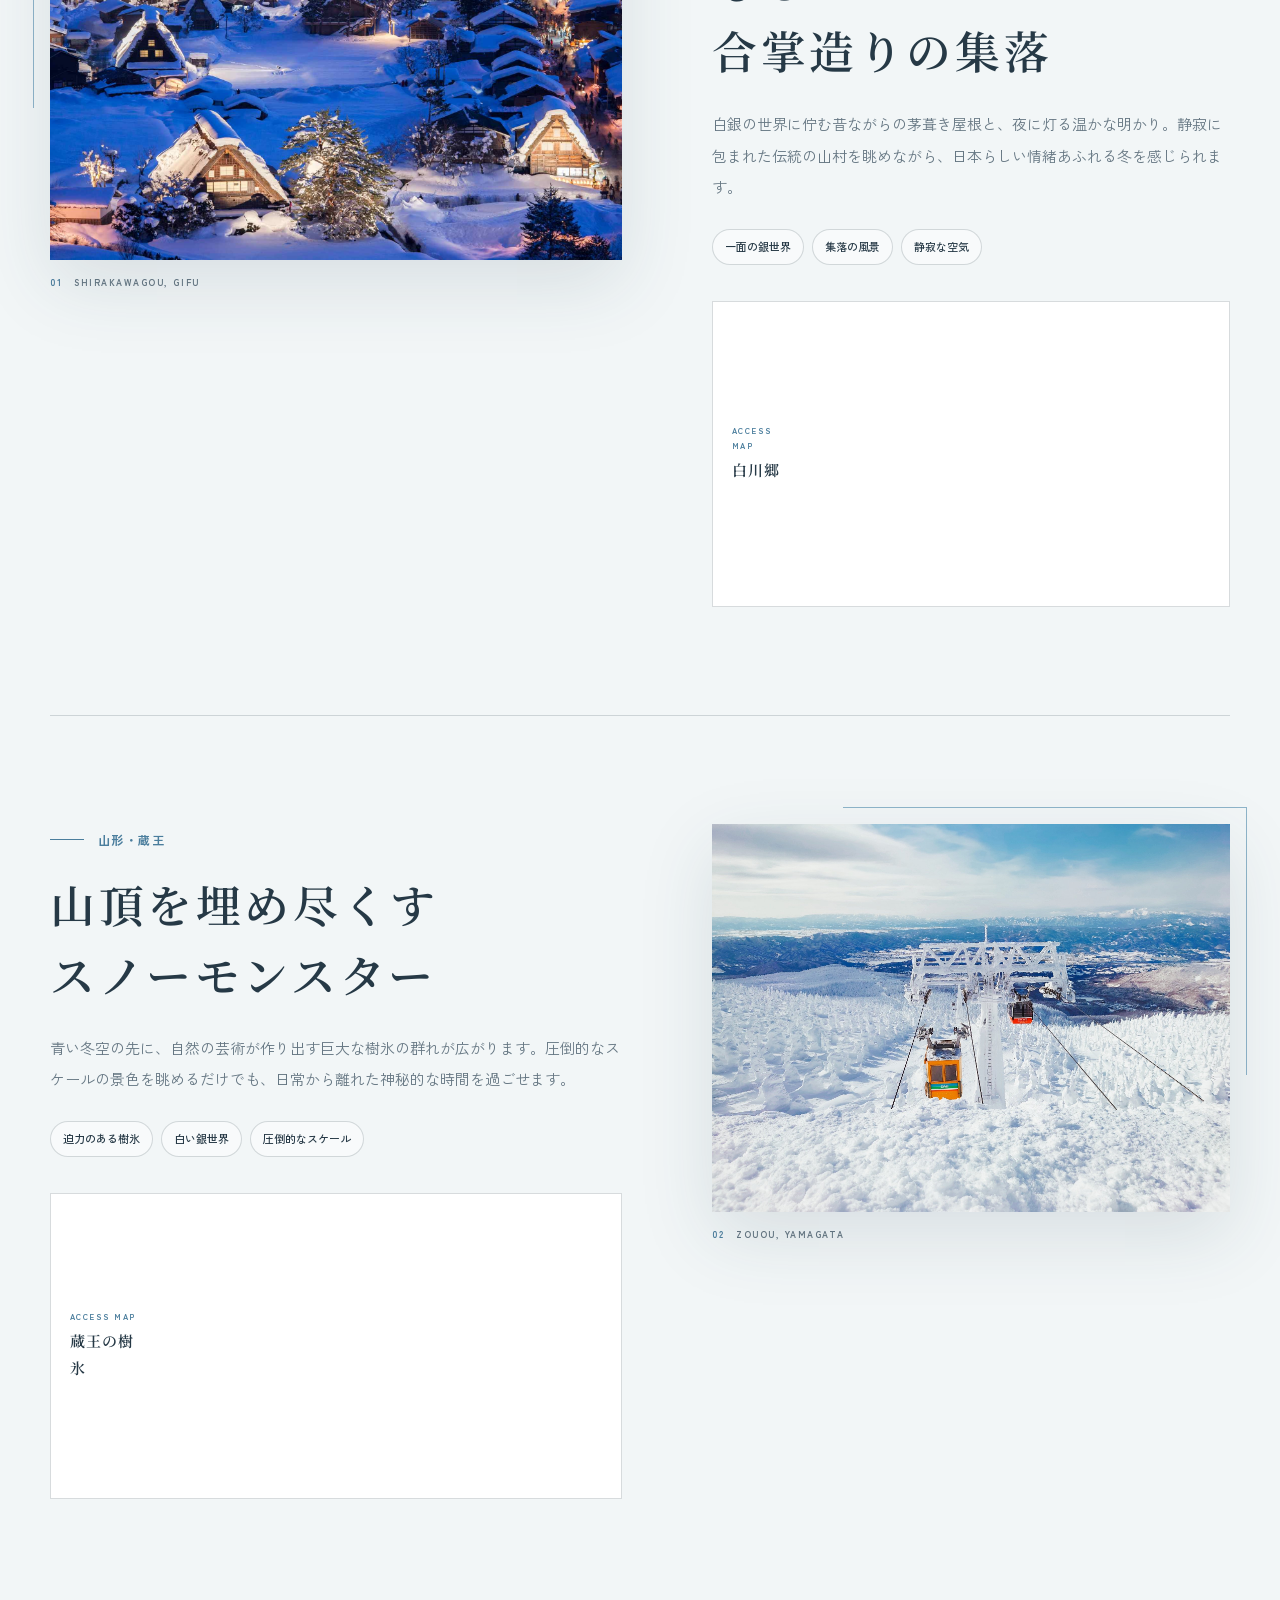
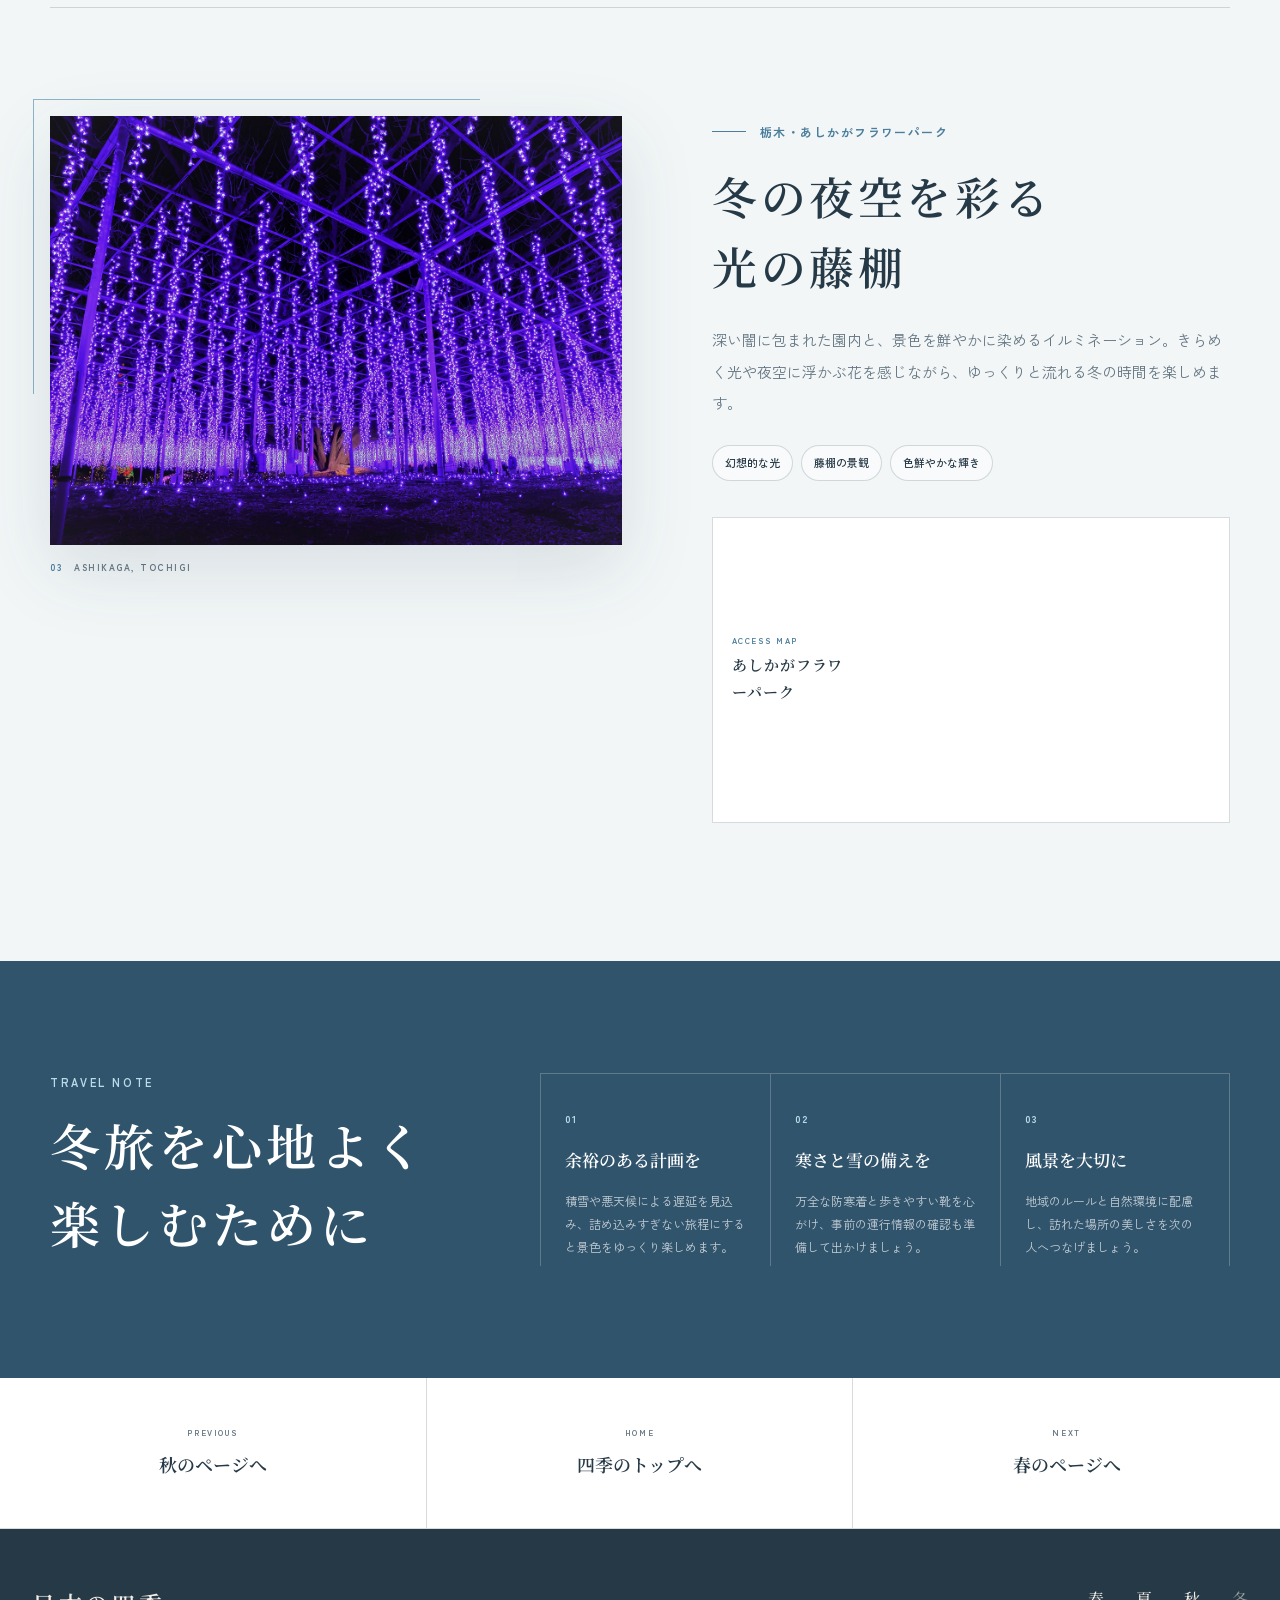
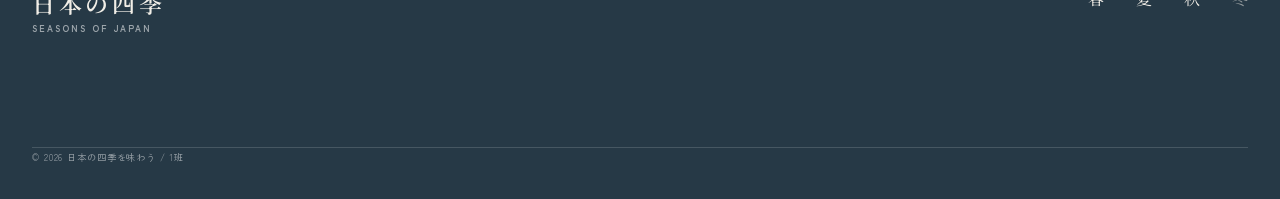
<file: winter.html>
<!DOCTYPE html>
<html lang="ja">

<head>
    <meta charset="UTF-8">

    <!-- 【変更】紹介する3か所が分かる、ページ固有の説明文に書き換える。 -->
    <meta name="description" content="白川郷、樹氷、あしかがフラワーパーク。日本の冬に訪れたい3つの風景を紹介します。">
    <meta name="viewport" content="width=device-width, initial-scale=1">

    <!-- 【変更】季節のテーマ色に合わせる。色の候補はREADME.mdを参照する。 -->
    <meta name="theme-color" content="#4b7e9d">

    <!-- 【変更】「夏」を作成する季節名へ置き換える。 -->
    <title>冬のおすすめ旅 | 日本の四季を味わう</title>

    <link rel="preconnect" href="https://fonts.googleapis.com">
    <link rel="preconnect" href="https://fonts.gstatic.com" crossorigin>
    <link
        href="https://fonts.googleapis.com/css2?family=Noto+Serif+JP:wght@500;600;700&family=Zen+Kaku+Gothic+New:wght@400;500;700&display=swap"
        rel="stylesheet">
    <link href="css/site-shell.css" rel="stylesheet">
    <!-- 【固定】季節ごとの配色はbodyのテーマクラスで切り替わるため、このCSSパスとCSS本体は変更しない。 -->
    <link href="css\season-page.css" rel="stylesheet">
    <script src="js/main.js?v=20260720" defer></script>
</head>

<!--
    【変更】theme-summerを作成する季節に合わせて1つだけ指定する。
    春: theme-spring / 夏: theme-summer / 秋: theme-autumn / 冬: theme-winter
-->

<body class="season-detail-page theme-winter">
    <a class="skip-link" href="#main-content">本文へ移動</a>

    <!-- 【固定】全ページ共通ヘッダー。現在の季節だけaria-current="page"を付ける。 -->
    <header class="site-header">
        <div class="site-header-inner">
            <a class="site-brand" href="index.html" aria-label="日本の四季 トップページ">
                <span class="site-brand-ja">日本の四季</span>
                <span class="site-brand-en">SEASONS OF JAPAN</span>
            </a>

            <button class="site-menu-button" type="button" aria-label="メニューを開く" aria-controls="global-navigation"
                aria-expanded="false">
                <span></span>
                <span></span>
                <span></span>
            </button>

            <div class="site-navigation" id="global-navigation">
                <nav class="site-navigation-menu" aria-label="季節別ページ">
                    <ul>
                        <li><a href="spring.html"><span>01</span>春</a></li>
                        <li><a href="summer.html"><span>02</span>夏</a></li>
                        <li><a href="autumn.html"><span>03</span>秋</a></li>
                        <li><a href="winter.html" aria-current="page"><span>04</span>冬</a></li>
                    </ul>
                </nav>
            </div>
        </div>
    </header>

    <main id="main-content">
        <!--
            【変更】ヒーロー画像、代替テキスト、番号、英語季節名、見出し、説明文、撮影地を変更する。
            画像は文字が読みやすい横長写真を選び、altには写真から分かる内容を書く。
        -->
        <section class="season-hero" aria-labelledby="season-title">
            <img class="season-hero-image" src="images\winter\白川郷.jpg" alt="白川郷">
            <div class="season-hero-content">
                <p class="hero-kicker"><span>04</span> WINTER JOURNEY</p>
                <h1 id="season-title">光と雪をめぐる、<br><strong>日本の冬。</strong></h1>
                <p class="hero-lead">静かに佇む雪景色、山一面を覆う樹氷、<br>冬の夜空にきらめく光の祭典。<br>冬だからこそ出会える3つの風景へ。</p>
                <a class="hero-button" href="#destinations">おすすめの場所を見る<span aria-hidden="true">↓</span></a>
            </div>
            <p class="hero-location">SHIRAKAWAGOU <span>GIFU</span></p>
        </section>

        <!-- 【変更】紹介数、季節名、導入文を実際の内容と一致させる。 -->
        <section class="season-intro" id="destinations" aria-labelledby="destinations-title">
            <div class="season-intro-heading">
                <p class="section-kicker">PLACES TO VISIT</p>
                <h2 id="destinations-title">冬に訪れたい、<br>3つの風景</h2>
            </div>
            <p class="season-intro-copy">北から南へ、日本の冬は表情豊かです。雪の白、氷の青、夜空を彩る光。気分に合わせて、心に残る冬景色を選んでください。</p>
        </section>

        <div class="destination-list">
            <!--
                【変更：おすすめ場所1】画像、alt、英語表記、地域、見出し、説明、見どころ3点、地図を変更する。
                idはページ内で重複しない英小文字にする。
            -->
            <article class="destination" id="furano">
                <div class="destination-media">
                    <img src="images\winter\白川郷.jpg" alt="紫色のラベンダーが一面に広がる富良野の花畑" loading="lazy">
                    <p class="image-caption"><span>01</span> SHIRAKAWAGOU, GIFU</p>
                </div>
                <div class="destination-content">
                    <p class="destination-area">岐阜・白川郷</p>
                    <h2>しんしんと雪が降り積もる<br>合掌造りの集落</h2>
                    <p class="destination-description">
                        白銀の世界に佇む昔ながらの茅葺き屋根と、夜に灯る温かな明かり。静寂に包まれた伝統の山村を眺めながら、日本らしい情緒あふれる冬を感じられます。</p>
                    <ul class="destination-points" aria-label="白川郷の見どころ">
                        <li>一面の銀世界</li>
                        <li>集落の風景</li>
                        <li>静寂な空気</li>
                    </ul>
                    </ul>
                    <div class="map-card">
                        <div class="map-card-heading">
                            <div>
                                <p>ACCESS MAP</p>
                                <h3>白川郷</h3>
                            </div>
                            <!-- 【変更】q=以降とtitleを同じ施設名へ変更する。 -->
                            <iframe
                                src="https://www.google.com/maps/embed?pb=!1m16!1m12!1m3!1d100402.61028500137!2d140.36263171556587!3d38.14992146628461!2m3!1f0!2f0!3f0!3m2!1i1024!2i768!4f13.1!2m1!1z6JS1546LIOaoueawtw!5e0!3m2!1sja!2sjp!4v1784465700854!5m2!1sja!2sjp"
                                width="600" height="450" style="border:0;" allowfullscreen="" loading="lazy"
                                referrerpolicy="strict-origin-when-cross-origin"></iframe>
                        </div>
                    </div>
            </article>

            <!--
                【変更：おすすめ場所2】場所1と同じ項目を変更する。
                destination--reverseは写真と文章を左右交互にするクラスなので残す。
            -->
            <article class="destination destination--reverse" id="miyakojima">
                <div class="destination-media">
                    <img src="images\winter\樹氷.jpg" alt="蔵王の「樹氷（スノウモンスター）」" loading="lazy">
                    <p class="image-caption"><span>02</span> ZOUOU, YAMAGATA</p>
                </div>
                <div class="destination-content">
                    <p class="destination-area">山形・蔵王</p>
                    <h2>山頂を埋め尽くす<br>スノーモンスター</h2>
                    <p class="destination-description">
                        青い冬空の先に、自然の芸術が作り出す巨大な樹氷の群れが広がります。圧倒的なスケールの景色を眺めるだけでも、日常から離れた神秘的な時間を過ごせます。</p>
                    <ul class="destination-points" aria-label="蔵王の見どころ">
                        <li>迫力のある樹氷</li>
                        <li>白い銀世界</li>
                        <li>圧倒的なスケール</li>
                    </ul>
                    <div class="map-card">
                        <div class="map-card-heading">
                            <div>
                                <p>ACCESS MAP</p>
                                <h3>蔵王の樹氷</h3>
                            </div>
                            <iframe
                                src="https://www.google.com/maps/embed?pb=!1m16!1m12!1m3!1d100402.61028500137!2d140.36263171556587!3d38.14992146628461!2m3!1f0!2f0!3f0!3m2!1i1024!2i768!4f13.1!2m1!1z6JS1546LIOaoueawtw!5e0!3m2!1sja!2sjp!4v1784465700854!5m2!1sja!2sjp"
                                width="600" height="450" style="border:0;" allowfullscreen="" loading="lazy"
                                referrerpolicy="strict-origin-when-cross-origin"></iframe>
                        </div>
                    </div>
            </article>

            <!-- 【変更：おすすめ場所3】場所1と同じ項目を変更する。 -->
            <article class="destination" id="shimanto">
                <div class="destination-media">
                    <img src="images\winter\あしかがフラワーパーク.jpg" alt="あしかがフラワーパークのイルミネーション" loading="lazy">
                    <p class="image-caption"><span>03</span> ASHIKAGA, TOCHIGI</p>
                </div>
                <div class="destination-content">
                    <p class="destination-area">栃木・あしかがフラワーパーク</p>
                    <h2>冬の夜空を彩る<br>光の藤棚</h2>
                    <p class="destination-description">
                        深い闇に包まれた園内と、景色を鮮やかに染めるイルミネーション。きらめく光や夜空に浮かぶ花を感じながら、ゆっくりと流れる冬の時間を楽しめます。</p>
                    <ul class="destination-points" aria-label="あしかがフラワーパークの見どころ">
                        <li>幻想的な光</li>
                        <li>藤棚の景観</li>
                        <li>色鮮やかな輝き</li>
                    </ul>
                    <div class="map-card">
                        <div class="map-card-heading">
                            <div>
                                <p>ACCESS MAP</p>
                                <h3>あしかがフラワーパーク</h3>
                            </div>
                            <iframe
                                src="https://www.google.com/maps/embed?pb=!1m18!1m12!1m3!1d3214.923741566415!2d139.5174472758162!3d36.314156072389615!2m3!1f0!2f0!3f0!3m2!1i1024!2i768!4f13.1!3m3!1m2!1s0x601f24a910deedd3%3A0x631a0f5f26b9c043!2z44GC44GX44GL44GM44OV44Op44Ov44O844OR44O844Kv!5e0!3m2!1sja!2sjp!4v1784466155051!5m2!1sja!2sjp"
                                width="600" height="450" style="border:0;" allowfullscreen="" loading="lazy"
                                referrerpolicy="strict-origin-when-cross-origin"></iframe>
                        </div>
                    </div>
            </article>
        </div>

        <!-- 【変更】季節名と、その季節に合う旅行上の注意3点へ書き換える。 -->
        <section class="travel-note" aria-labelledby="travel-note-title">
            <div class="travel-note-heading">
                <p class="section-kicker">TRAVEL NOTE</p>
                <h2 id="travel-note-title">冬旅を心地よく<br>楽しむために</h2>
            </div>
            <div class="travel-note-grid">
                <article>
                    <span>01</span>
                    <h3>余裕のある計画を</h3>
                    <p>積雪や悪天候による遅延を見込み、詰め込みすぎない旅程にすると景色をゆっくり楽しめます。</p>
                </article>
                <article>
                    <span>02</span>
                    <h3>寒さと雪の備えを</h3>
                    <p>万全な防寒着と歩きやすい靴を心がけ、事前の運行情報の確認も準備して出かけましょう。</p>
                </article>
                <article>
                    <span>03</span>
                    <h3>風景を大切に</h3>
                    <p>地域のルールと自然環境に配慮し、訪れた場所の美しさを次の人へつなげましょう。</p>
                </article>
            </div>
        </section>

        <!-- 【変更】前・次の季節に合わせてhrefと表示名を変更する。対応表はREADME.mdを参照する。 -->
        <nav class="season-pager" aria-label="季節ページの移動">
            <a href="autumn.html"><span>PREVIOUS</span>秋のページへ</a>
            <a href="index.html" class="season-pager-home"><span>HOME</span>四季のトップへ</a>
            <a href="spring.html"><span>NEXT</span>春のページへ</a>
        </nav>
    </main>

    <!-- 【固定】全ページ共通フッター。現在の季節だけaria-current="page"を付ける。 -->
    <footer class="site-footer">
        <div class="site-footer-inner">
            <div>
                <p class="site-footer-title">日本の四季</p>
                <p class="site-footer-subtitle">SEASONS OF JAPAN</p>
            </div>
            <nav class="site-footer-nav" aria-label="フッターナビゲーション">
                <a href="spring.html">春</a>
                <a href="summer.html">夏</a>
                <a href="autumn.html">秋</a>
                <a href="winter.html" aria-current="page">冬</a>
            </nav>
            <p class="site-copyright"><small>&copy; 2026 日本の四季を味わう / 1班</small></p>
        </div>
    </footer>
</body>

</html>
</file>
<file: css/index.css>
@charset "utf-8";

:root {
    --ink: #1d2823;
    --muted: #68716c;
    --paper: #f7f3ea;
    --white: #ffffff;
    --line: rgba(29, 40, 35, 0.18);
    --spring: #c97888;
    --summer: #178b92;
    --autumn: #aa603d;
    --winter: #6685a0;
    --serif: "Noto Serif JP", "Yu Mincho", "Hiragino Mincho ProN", serif;
    --sans: "Zen Kaku Gothic New", "Yu Gothic", "Hiragino Kaku Gothic ProN", sans-serif;
}

*,
*::before,
*::after {
    box-sizing: border-box;
}

html {
    scroll-behavior: smooth;
}

body {
    margin: 0;
    color: var(--ink);
    background: var(--paper);
    font-family: var(--sans);
    line-height: 1.8;
    -webkit-font-smoothing: antialiased;
}

body,
button {
    font-size: 16px;
}

img {
    display: block;
    width: 100%;
    max-width: 100%;
}

a {
    color: inherit;
    text-decoration: none;
}

ul,
ol,
figure,
p,
h1,
h2 {
    margin: 0;
    padding: 0;
}

ul,
ol {
    list-style: none;
}

button {
    color: inherit;
    font-family: inherit;
}

.skip-link {
    position: fixed;
    top: 12px;
    left: 12px;
    z-index: 100;
    padding: 10px 16px;
    color: var(--white);
    background: var(--ink);
    transform: translateY(-160%);
    transition: transform 0.2s ease;
}

.skip-link:focus {
    transform: translateY(0);
}

.header {
    position: relative;
    z-index: 30;
    height: 88px;
    border-bottom: 1px solid var(--line);
    background: rgba(247, 243, 234, 0.96);
}

.header-inner {
    width: min(100% - 64px, 1280px);
    height: 100%;
    margin: 0 auto;
    display: flex;
    align-items: center;
    justify-content: space-between;
}

.brand {
    display: inline-flex;
    flex-direction: column;
    gap: 1px;
    line-height: 1;
}

.brand-ja {
    font-family: var(--serif);
    font-size: 21px;
    font-weight: 700;
    letter-spacing: 0.16em;
}

.brand-en {
    margin-top: 5px;
    color: var(--muted);
    font-size: 9px;
    font-weight: 700;
    letter-spacing: 0.24em;
}

.site-menu ul {
    display: flex;
    align-items: center;
    gap: 34px;
}

.site-menu a {
    position: relative;
    display: inline-flex;
    align-items: baseline;
    gap: 7px;
    padding: 10px 0;
    font-family: var(--serif);
    font-weight: 600;
}

.site-menu a span {
    color: var(--muted);
    font-family: var(--sans);
    font-size: 9px;
    letter-spacing: 0.1em;
}

.site-menu a::after {
    content: "";
    position: absolute;
    right: 0;
    bottom: 4px;
    left: 0;
    height: 1px;
    background: currentColor;
    transform: scaleX(0);
    transform-origin: right;
    transition: transform 0.25s ease;
}

.site-menu a:hover::after,
.site-menu a:focus-visible::after {
    transform: scaleX(1);
    transform-origin: left;
}

.toggle-menu-button {
    display: none;
}

.hero {
    position: relative;
    min-height: calc(100svh - 88px);
    overflow: hidden;
    color: var(--white);
    background: #25312b;
}

.hero::before {
    content: "";
    position: absolute;
    inset: 0;
    z-index: 1;
    background:
        linear-gradient(90deg, rgba(13, 24, 19, 0.74) 0%, rgba(13, 24, 19, 0.38) 43%, rgba(13, 24, 19, 0.12) 72%),
        linear-gradient(0deg, rgba(13, 24, 19, 0.48) 0%, transparent 36%);
    pointer-events: none;
}

.hero-gallery {
    position: absolute;
    inset: 0;
    display: grid;
    grid-template-columns: repeat(4, minmax(0, 1fr));
}

.hero-photo {
    position: relative;
    min-width: 0;
    overflow: hidden;
    border-right: 1px solid rgba(255, 255, 255, 0.22);
}

.hero-photo:last-child {
    border-right: 0;
}

.hero-photo img {
    height: 100%;
    object-fit: cover;
    filter: saturate(0.88) contrast(1.03);
    transition: transform 1.2s cubic-bezier(0.2, 0.75, 0.25, 1);
}

.hero-photo--summer img {
    object-position: 58% center;
}

.hero-photo--autumn img {
    object-position: center 42%;
}

.hero-photo--winter img {
    object-position: center 35%;
}

.hero:hover .hero-photo img {
    transform: scale(1.025);
}

.hero-photo figcaption {
    position: absolute;
    right: 20px;
    bottom: 28px;
    z-index: 2;
    font-size: 10px;
    font-weight: 700;
    letter-spacing: 0.25em;
    writing-mode: vertical-rl;
}

.hero-content {
    position: relative;
    z-index: 2;
    width: min(100% - 64px, 1280px);
    min-height: calc(100svh - 88px);
    margin: 0 auto;
    padding: 80px 0 112px;
    display: flex;
    flex-direction: column;
    align-items: flex-start;
    justify-content: center;
}

.hero-kicker,
.section-kicker {
    font-size: 11px;
    font-weight: 700;
    letter-spacing: 0.24em;
}

.hero-kicker {
    display: flex;
    align-items: center;
    gap: 16px;
    margin-bottom: 25px;
}

.hero-kicker::before {
    content: "";
    width: 44px;
    height: 1px;
    background: currentColor;
}

.hero h1 {
    font-family: var(--serif);
    font-size: clamp(52px, 7vw, 96px);
    font-weight: 600;
    letter-spacing: 0.08em;
    line-height: 1.28;
    text-shadow: 0 4px 28px rgba(0, 0, 0, 0.26);
}

.hero-lead {
    margin-top: 28px;
    font-size: clamp(15px, 1.5vw, 18px);
    letter-spacing: 0.08em;
    line-height: 2;
}

.hero-actions {
    margin-top: 44px;
    display: flex;
    align-items: center;
    gap: 34px;
}

.button {
    min-height: 56px;
    padding: 0 28px;
    display: inline-flex;
    align-items: center;
    justify-content: center;
    gap: 26px;
    border: 1px solid transparent;
    font-size: 13px;
    font-weight: 700;
    letter-spacing: 0.1em;
    transition: color 0.25s ease, background-color 0.25s ease, border-color 0.25s ease, transform 0.25s ease;
}

.button:hover,
.button:focus-visible {
    transform: translateY(-2px);
}

.button--light {
    color: var(--ink);
    background: var(--white);
}

.button--light:hover,
.button--light:focus-visible {
    color: var(--white);
    border-color: var(--white);
    background: transparent;
}

.scroll-guide {
    position: absolute;
    right: 30px;
    bottom: 0;
    z-index: 2;
    display: flex;
    flex-direction: column;
    align-items: center;
    gap: 12px;
    font-size: 9px;
    font-weight: 700;
    letter-spacing: 0.2em;
    writing-mode: vertical-rl;
}

.scroll-guide-line {
    width: 1px;
    height: 70px;
    background: rgba(255, 255, 255, 0.68);
}

.season-guide {
    width: min(100% - 64px, 1280px);
    margin: 0 auto;
    padding: 128px 0 146px;
}

.section-heading {
    max-width: 700px;
    margin-bottom: 60px;
}

.section-kicker {
    margin-bottom: 15px;
    color: var(--summer);
}

.section-heading h2 {
    font-family: var(--serif);
    font-weight: 600;
    letter-spacing: 0.08em;
    line-height: 1.45;
}

.section-heading h2 {
    font-size: clamp(32px, 4vw, 52px);
}

.section-heading > p:last-child {
    max-width: 620px;
    margin-top: 22px;
    color: var(--muted);
    font-size: 15px;
    line-height: 2;
}

.season-card-grid {
    display: grid;
    grid-template-columns: repeat(4, minmax(0, 1fr));
    border-top: 1px solid var(--line);
    border-left: 1px solid var(--line);
}

.season-card {
    min-width: 0;
    border-right: 1px solid var(--line);
    border-bottom: 1px solid var(--line);
    background: rgba(255, 255, 255, 0.34);
    transition: background-color 0.3s ease, transform 0.3s ease;
}

.season-card:hover,
.season-card:focus-visible {
    position: relative;
    z-index: 2;
    background: var(--white);
    transform: translateY(-8px);
}

.season-card-image {
    display: block;
    aspect-ratio: 3 / 4;
    overflow: hidden;
}

.season-card-image img {
    height: 100%;
    object-fit: cover;
    filter: saturate(0.8);
    transition: transform 0.55s ease, filter 0.4s ease;
}

.season-card--summer .season-card-image img {
    object-position: 58% center;
}

.season-card--winter .season-card-image img {
    object-position: center 30%;
}

.season-card:hover .season-card-image img,
.season-card:focus-visible .season-card-image img {
    filter: saturate(1);
    transform: scale(1.045);
}

.season-card-body {
    position: relative;
    min-height: 190px;
    padding: 28px 26px 30px;
    display: flex;
    flex-direction: column;
}

.season-card-number {
    color: var(--muted);
    font-size: 10px;
    font-weight: 700;
    letter-spacing: 0.16em;
}

.season-card-title {
    margin-top: 15px;
    font-family: var(--serif);
    font-size: 29px;
    font-weight: 600;
    letter-spacing: 0.14em;
}

.season-card-title small {
    margin-left: 8px;
    color: var(--muted);
    font-family: var(--sans);
    font-size: 9px;
    font-weight: 700;
    letter-spacing: 0.18em;
}

.season-card-copy {
    margin-top: 14px;
    color: var(--muted);
    font-size: 13px;
}

.season-card-arrow {
    position: absolute;
    right: 24px;
    bottom: 24px;
    width: 34px;
    height: 34px;
    display: grid;
    place-items: center;
    border: 1px solid var(--line);
    border-radius: 50%;
    font-size: 14px;
    transition: color 0.25s ease, background-color 0.25s ease;
}

.season-card--spring:hover .season-card-arrow,
.season-card--spring:focus-visible .season-card-arrow {
    color: var(--white);
    background: var(--spring);
}

.season-card--summer:hover .season-card-arrow,
.season-card--summer:focus-visible .season-card-arrow {
    color: var(--white);
    background: var(--summer);
}

.season-card--autumn:hover .season-card-arrow,
.season-card--autumn:focus-visible .season-card-arrow {
    color: var(--white);
    background: var(--autumn);
}

.season-card--winter:hover .season-card-arrow,
.season-card--winter:focus-visible .season-card-arrow {
    color: var(--white);
    background: var(--winter);
}

.footer {
    color: #f1eee7;
    background: var(--ink);
}

.footer-inner {
    width: min(100% - 64px, 1280px);
    min-height: 270px;
    margin: 0 auto;
    padding: 58px 0 34px;
    display: grid;
    grid-template-columns: 1fr auto;
    align-items: start;
    gap: 54px;
}

.footer-title {
    font-family: var(--serif);
    font-size: 23px;
    font-weight: 600;
    letter-spacing: 0.16em;
}

.footer-subtitle {
    margin-top: 7px;
    color: rgba(255, 255, 255, 0.55);
    font-size: 9px;
    font-weight: 700;
    letter-spacing: 0.22em;
}

.footer-nav {
    display: flex;
    gap: 32px;
    font-family: var(--serif);
}

.footer-nav a {
    transition: opacity 0.2s ease;
}

.footer-nav a:hover,
.footer-nav a:focus-visible {
    opacity: 0.6;
}

.copyright {
    grid-column: 1 / -1;
    align-self: end;
    padding-top: 28px;
    border-top: 1px solid rgba(255, 255, 255, 0.15);
    color: rgba(255, 255, 255, 0.5);
    font-size: 11px;
    letter-spacing: 0.08em;
}

:focus-visible {
    outline: 3px solid #f5c65e;
    outline-offset: 4px;
}

@media (max-width: 1050px) {
    .hero-gallery {
        grid-template-columns: repeat(2, minmax(0, 1fr));
        grid-template-rows: repeat(2, minmax(0, 1fr));
    }

    .hero-photo:nth-child(2) {
        border-right: 0;
    }

    .hero-photo:nth-child(-n + 2) {
        border-bottom: 1px solid rgba(255, 255, 255, 0.22);
    }

    .hero-photo figcaption {
        display: none;
    }

    .season-card-grid {
        grid-template-columns: repeat(2, minmax(0, 1fr));
    }

    .season-card-image {
        aspect-ratio: 4 / 3;
    }

}

@media (max-width: 760px) {
    .header {
        position: sticky;
        top: 0;
        height: 68px;
        background: rgba(247, 243, 234, 0.98);
    }

    .header-inner,
    .hero-content,
    .season-guide,
    .footer-inner {
        width: min(100% - 40px, 1280px);
    }

    .brand-ja {
        font-size: 18px;
    }

    .brand-en {
        font-size: 8px;
    }

    .toggle-menu-button {
        width: 42px;
        height: 42px;
        padding: 10px;
        display: flex;
        flex-direction: column;
        align-items: stretch;
        justify-content: center;
        gap: 5px;
        border: 0;
        background: transparent;
        cursor: pointer;
    }

    .toggle-menu-button span {
        height: 1px;
        background: var(--ink);
    }

    .header-site-menu {
        position: absolute;
        top: 100%;
        right: 0;
        left: 0;
        display: none;
        padding: 22px 20px 28px;
        border-top: 1px solid var(--line);
        border-bottom: 1px solid var(--line);
        background: var(--paper);
        box-shadow: 0 12px 30px rgba(29, 40, 35, 0.12);
    }

    .header-site-menu.is-show {
        display: block;
    }

    .site-menu ul {
        display: grid;
        grid-template-columns: repeat(4, minmax(0, 1fr));
        gap: 0;
    }

    .site-menu li + li {
        border-left: 1px solid var(--line);
    }

    .site-menu a {
        width: 100%;
        flex-direction: column;
        align-items: center;
        gap: 2px;
    }

    .hero,
    .hero-content {
        min-height: calc(100svh - 68px);
    }

    .hero::before {
        background:
            linear-gradient(90deg, rgba(13, 24, 19, 0.64), rgba(13, 24, 19, 0.18)),
            linear-gradient(0deg, rgba(13, 24, 19, 0.62), transparent 56%);
    }

    .hero-content {
        padding-top: 90px;
        padding-bottom: 90px;
        justify-content: flex-end;
    }

    .hero-kicker {
        margin-bottom: 18px;
        font-size: 9px;
    }

    .hero-kicker::before {
        width: 28px;
    }

    .hero h1 {
        font-size: clamp(42px, 13vw, 66px);
        letter-spacing: 0.05em;
    }

    .hero-lead {
        margin-top: 22px;
        font-size: 14px;
    }

    .hero-actions {
        margin-top: 32px;
        align-items: flex-start;
        flex-direction: column;
        gap: 18px;
    }

    .scroll-guide {
        display: none;
    }

    .season-guide {
        padding: 86px 0 96px;
    }

    .section-heading {
        margin-bottom: 40px;
    }

    .section-heading h2 {
        font-size: 34px;
    }

    .section-heading > p:last-child {
        font-size: 14px;
    }

    .season-card-grid {
        grid-template-columns: 1fr;
    }

    .season-card {
        display: grid;
        grid-template-columns: minmax(0, 0.9fr) minmax(0, 1.1fr);
    }

    .season-card:hover,
    .season-card:focus-visible {
        transform: none;
    }

    .season-card-image {
        height: 100%;
        min-height: 240px;
        aspect-ratio: auto;
    }

    .season-card-body {
        min-height: 240px;
        padding: 24px 20px;
    }

    .season-card-title {
        font-size: 25px;
    }

    .season-card-title small {
        display: block;
        margin: 4px 0 0;
    }

    .season-card-copy {
        padding-right: 12px;
        line-height: 1.7;
    }

    .season-card-arrow {
        right: 18px;
        bottom: 18px;
    }

    .footer-inner {
        min-height: 320px;
        grid-template-columns: 1fr;
        gap: 34px;
    }

    .footer-nav {
        gap: 24px;
    }

    .copyright {
        grid-column: auto;
    }
}

@media (max-width: 430px) {
    .hero-gallery {
        grid-template-columns: repeat(2, minmax(0, 1fr));
    }

    .season-card {
        grid-template-columns: minmax(0, 0.82fr) minmax(0, 1.18fr);
    }

    .season-card-image,
    .season-card-body {
        min-height: 220px;
    }

    .season-card-body {
        padding: 20px 16px;
    }
}

@media (prefers-reduced-motion: reduce) {
    html {
        scroll-behavior: auto;
    }

    *,
    *::before,
    *::after {
        scroll-behavior: auto !important;
        transition-duration: 0.01ms !important;
    }
}
</file>
<file: css/site-shell.css>
@charset "utf-8";

:root {
    --shell-ink: #1d2823;
    --shell-muted: #68716c;
    --shell-paper: #f7f3ea;
    --shell-white: #ffffff;
    --shell-accent: #178b92;
    --shell-line: rgba(29, 40, 35, 0.18);
    --shell-serif: "Noto Serif JP", "Yu Mincho", "Hiragino Mincho ProN", serif;
    --shell-sans: "Zen Kaku Gothic New", "Yu Gothic", "Hiragino Kaku Gothic ProN", sans-serif;
}

.site-header,
.site-header *,
.site-footer,
.site-footer * {
    box-sizing: border-box;
}

.site-header {
    position: relative;
    z-index: 50;
    height: 88px;
    color: var(--shell-ink);
    border-bottom: 1px solid var(--shell-line);
    background: rgba(247, 243, 234, 0.96);
}

.site-header-inner {
    width: min(100% - 64px, 1280px);
    height: 100%;
    margin: 0 auto;
    display: flex;
    align-items: center;
    justify-content: space-between;
}

.site-brand {
    display: inline-flex;
    flex-direction: column;
    gap: 1px;
    color: inherit;
    line-height: 1;
    text-decoration: none;
}

.site-brand-ja {
    font-family: var(--shell-serif);
    font-size: 21px;
    font-weight: 700;
    letter-spacing: 0.16em;
}

.site-brand-en {
    margin-top: 5px;
    color: var(--shell-muted);
    font-family: var(--shell-sans);
    font-size: 9px;
    font-weight: 700;
    letter-spacing: 0.24em;
}

.site-navigation-menu ul {
    margin: 0;
    padding: 0;
    display: flex;
    align-items: center;
    gap: 34px;
    list-style: none;
}

.site-navigation-menu li {
    margin: 0;
}

.site-navigation-menu a {
    position: relative;
    display: inline-flex;
    align-items: baseline;
    gap: 7px;
    padding: 10px 0;
    color: inherit;
    font-family: var(--shell-serif);
    font-size: 16px;
    font-weight: 600;
    line-height: 1.4;
    text-decoration: none;
}

.site-navigation-menu a span {
    color: var(--shell-muted);
    font-family: var(--shell-sans);
    font-size: 9px;
    font-weight: 700;
    letter-spacing: 0.1em;
}

.site-navigation-menu a::after {
    content: "";
    position: absolute;
    right: 0;
    bottom: 4px;
    left: 0;
    height: 1px;
    background: currentColor;
    transform: scaleX(0);
    transform-origin: right;
    transition: transform 0.25s ease;
}

.site-navigation-menu a:hover::after,
.site-navigation-menu a:focus-visible::after,
.site-navigation-menu a[aria-current="page"]::after {
    transform: scaleX(1);
    transform-origin: left;
}

.site-navigation-menu a[aria-current="page"] {
    color: var(--shell-accent);
}

.site-menu-button {
    display: none;
}

.site-footer {
    margin: 0;
    padding: 0;
    color: #f1eee7;
    background: var(--shell-ink);
}

.season-page .site-footer,
.utility-page .site-footer {
    margin-top: 100px;
}

.site-footer-inner {
    width: min(100% - 64px, 1280px);
    min-height: 270px;
    margin: 0 auto;
    padding: 58px 0 34px;
    display: grid;
    grid-template-columns: 1fr auto;
    align-items: start;
    gap: 54px;
}

.site-footer-title,
.site-footer-subtitle,
.site-copyright {
    margin: 0;
}

.site-footer-title {
    font-family: var(--shell-serif);
    font-size: 23px;
    font-weight: 600;
    letter-spacing: 0.16em;
    line-height: 1.5;
}

.site-footer-subtitle {
    margin-top: 7px;
    color: rgba(255, 255, 255, 0.55);
    font-family: var(--shell-sans);
    font-size: 9px;
    font-weight: 700;
    letter-spacing: 0.22em;
    line-height: 1.5;
}

.site-footer-nav {
    display: flex;
    gap: 32px;
    font-family: var(--shell-serif);
}

.site-footer-nav a {
    position: relative;
    color: inherit;
    font-size: 16px;
    line-height: 1.5;
    text-decoration: none;
    transition: opacity 0.2s ease;
}

.site-footer-nav a:hover,
.site-footer-nav a:focus-visible,
.site-footer-nav a[aria-current="page"] {
    opacity: 0.55;
}

.site-copyright {
    grid-column: 1 / -1;
    align-self: end;
    padding-top: 28px;
    border-top: 1px solid rgba(255, 255, 255, 0.15);
    color: rgba(255, 255, 255, 0.5);
    font-family: var(--shell-sans);
    font-size: 11px;
    letter-spacing: 0.08em;
    line-height: 1.6;
}

.site-header :focus-visible,
.site-footer :focus-visible {
    outline: 3px solid #f5c65e;
    outline-offset: 4px;
}

@media (max-width: 760px) {
    .site-header {
        position: sticky;
        top: 0;
        height: 68px;
        background: rgba(247, 243, 234, 0.98);
    }

    .site-header-inner,
    .site-footer-inner {
        width: min(100% - 40px, 1280px);
    }

    .site-brand-ja {
        font-size: 18px;
    }

    .site-brand-en {
        font-size: 8px;
    }

    .site-menu-button {
        width: 42px;
        height: 42px;
        padding: 10px;
        display: flex;
        flex-direction: column;
        align-items: stretch;
        justify-content: center;
        gap: 5px;
        border: 0;
        background: transparent;
        cursor: pointer;
    }

    .site-menu-button span {
        height: 1px;
        background: var(--shell-ink);
        transform-origin: center;
        transition: opacity 0.2s ease, transform 0.2s ease;
    }

    .site-menu-button[aria-expanded="true"] span:nth-child(1) {
        transform: translateY(6px) rotate(45deg);
    }

    .site-menu-button[aria-expanded="true"] span:nth-child(2) {
        opacity: 0;
    }

    .site-menu-button[aria-expanded="true"] span:nth-child(3) {
        transform: translateY(-6px) rotate(-45deg);
    }

    .site-navigation {
        position: absolute;
        top: 100%;
        right: 0;
        left: 0;
        display: none;
        padding: 22px 20px 28px;
        border-top: 1px solid var(--shell-line);
        border-bottom: 1px solid var(--shell-line);
        background: var(--shell-paper);
        box-shadow: 0 12px 30px rgba(29, 40, 35, 0.12);
    }

    .site-navigation.is-show {
        display: block;
    }

    .site-navigation-menu ul {
        display: grid;
        grid-template-columns: repeat(4, minmax(0, 1fr));
        gap: 0;
    }

    .site-navigation-menu li + li {
        border-left: 1px solid var(--shell-line);
    }

    .site-navigation-menu a {
        width: 100%;
        flex-direction: column;
        align-items: center;
        gap: 2px;
        font-size: 15px;
    }

    .season-page .main,
    .utility-page .main {
        padding-top: 0;
    }

    .site-footer-inner {
        min-height: 320px;
        grid-template-columns: 1fr;
        gap: 34px;
    }

    .site-footer-nav {
        gap: 24px;
    }

    .site-copyright {
        grid-column: auto;
    }
}

@media (prefers-reduced-motion: reduce) {
    .site-header *,
    .site-footer * {
        transition-duration: 0.01ms !important;
    }
}
</file>
<file: css/common.css>
@charset "utf-8";

*,
::before,
::after {
    padding: 0;
    margin: 0;
    box-sizing: border-box;
}

ul,
ol {
    list-style: none;
}

a {
    color: inherit;
    text-decoration: none;
}

body {
    font-family: sans-serif;
    font-size: 16pt;
    color: #000000;
    line-height: 1;
    background-color: #ffffff;
}

img {
    max-width: 100%;
}

.header-inner {
    max-width: 1200px;
    height: 110px;
    margin-left: auto;
    margin-right: auto;
    padding-left: 40px;
    padding-right: 40px;
    display: flex;
    justify-content: space-between;
    align-items: center;
}

.toggle-menu-button {
    display: none;
}

.header-logo {
    display: block;
    width: 170px;
}

.site-menu ul {
    display: flex;
}

.site-menu ul li {
    margin-left: 20px;
    margin-right: 20px;
}

.site-menu ul li a {
    font-family: 'Cherry Bomb One', cursive;
}

@media (max-width: 800px) {
    .site-menu ul {
        display: block;
        text-align: center;
    }

    .site-menu li {
        margin-top: 20px;
    }

    .header {
        position: fixed;
        top: 0;
        left: 0;
        right: 0;
        background-color: #ffffff;
        height: 50px;
        z-index: 10;
        box-shadow: 0 3px 6px rgba(0, 0, 0, 0.1);
    }

    .header-inner {
        padding-left: 20px;
        padding-right: 20px;
        height: 100%;
        position: relative;
    }

    .header-site-menu {
        position: absolute;
        top: 100%;
        left: 0;
        right: 0;
        color: #ffffff;
        background-color: #736e62;
        padding-top: 30px;
        padding-bottom: 50px;
        display: none;
    }

    .header-site-menu.is-show {
        display: block;
    }

    .header-logo {
        width: 100px;
    }

    .main {
        padding-top: 50px;
        ;
    }

    .footer-logo {
        margin-top: 60px;
    }

    .copyright {
        margin-top: 50px;
    }

    .toggle-menu-button {
        display: block;
        width: 44px;
        height: 34px;
        background-image: url(../images/common/icon-menu.png);
        background-size: 50%;
        background-position: center;
        background-repeat: no-repeat;
        background-color: transparent;
        border: none;
        border-radius: 0;
        outline: none;
    }
}

.footer {
    color: #ffffff;
    background-color: #24211b;
    padding-top: 30px;
    padding-bottom: 15px;
    display: flex;
    flex-direction: column;
    align-items: center;
}

.footer-logo {
    display: block;
    width: 235px;
    margin-top: 90px;
}

.copyright {
    font-size: 14pt;
    font-weight: bold;
    margin-top: 90px;
}

@media (max-width: 800px) {
    .site-menu ul {
        display: block;
        text-align: center;
    }

    .site-menu li {
        margin-top: 20px;
    }

    .header {
        position: fixed;
        top: 0;
        left: 0;
        right: 0;
        background-color: #ffffff;
        height: 50px;
        z-index: 10;
        box-shadow: 0 3px 6px rgba(0, 0, 0, 0.1);
    }

    .header-inner {
        padding-left: 20px;
        padding-right: 20px;
        height: 100%;
    }

    .header-logo {
        width: 100px;
    }

    .main {
        padding-top: 50px;
    }

    .footer-logo {
        margin-top: 60px;
    }

    .copyright {
        margin-top: 50px;
    }
}
</file>
<file: css/access.css>
.title {
    width: 930px;
    max-width: 90%;
    margin-top: 75px;
    margin-left: auto;
    margin-right: auto;

}

.map {
    width: 930px;
    max-width: 90%;
    margin-top: 75px;
    margin-left: auto;
    margin-right: auto;
}

.map iframe {
    display: block;
    width: 100%;
    height: 600px;
    margin-top: 25px;
}
</file>
<file: css/concept.css>
.title {
    height: 310px;
    background-image: url(../images/concept/bg-main.jpg);
    background-repeat: no-repeat;
    background-position: center center;
    background-size: cover;
    display: flex;
    flex-direction: column;
    justify-content: center;
    align-items: center;
    color: #ffffff;
    text-shadow: 1px 1px 10px #4b2c14;
}

.title h1 {
    font-family: 'Montserrat', sans-serif;
    font-size: 32pt;
    font-weight: bold;
}

.title p {
    font-size: 14px;
    margin-top: 15px;
}

.feature {
    display: flex;
    flex-direction: row;
    justify-content: space-between;
    width: 930px;
    max-width: 90%;
    margin-top: 75px;
    margin-left: auto;
    margin-right: auto;
    align-items: flex-start;
}

.feature-text {
    max-width: 500px;
    margin-right: 40px;
}

.reverse {
    flex-direction: row-reverse;
}

.reverse .feature-text {
    margin-left: 40px;
    margin-right: 0;
}

.feature-text h2 {
    font-size: 22px;
    font-weight: bold;
    line-height: 30px;
}

.feature-text h2::after {
    content: '';
    display: block;
    width: 36px;
    height: 3px;
    background-color: #000000;
    margin-top: 20px;
}

.feature-text p {
    font-size: 15px;
    line-height: 28px;
    margin-top: 25px;
}

.movie {
    width: 930px;
    max-width: 90%;
    background-color: #f8f8f8;
    padding: 50px 60px;
    margin-top: 55px;
    margin-left: auto;
    margin-right: auto;
}

.movie h2 {
    font-size: 22px;
    font-weight: bold;
    text-align: center;
}

.movie h2::after {
    content: '';
    display: block;
    width: 36px;
    height: 3px;
    background-color: #000000;
    margin-top: 20px;
    margin-left: auto;
    margin-right: auto;
}

.movie iframe {
    display: block;
    width: 100%;
    height: 450px;
    margin-top: 30px;
}

.movie p {
    font-size: 15px;
    line-height: 28px;
    margin-top: 20px;
}

.footer {
    margin-top: 100px;
}
</file>
<file: css/members.css>
.members {
    background-color: #f8f8f8;
    padding-top: 45px;
    padding-bottom: 55px;
}

.members h2 {
    font-size: 22pt;
    font-weight: bold;
    text-align: center;
}

.members h2::after {
    content: '';
    display: block;
    width: 36px;
    height: 3px;
    background-color: #000000;
    margin-top: 20px;
    margin-left: auto;
    margin-right: auto;
}

.member-list {
    display: flex;
    padding-top: 40px;
    padding-bottom: 10px;
    padding-left: 60px;
    padding-right: 60px;
    overflow: scroll;
}

.member-list li {
    flex-shrink: 0;
    width: 260px;
    margin-left: 75px;
}

.member-list li:first-child {
    margin-left: 0;
}

@media (max-width: 800px) {
    .member-list {
        padding-left: 20px;
        padding-right: 20px;
    }

    .member-list li {
        width: 220px;
        margin-left: 30px;
    }
}
</file>
<file: css/season-page.css>
@charset "utf-8";

/*
    季節ページ共通CSS（編集不要）
    HTML側のbodyに指定したテーマクラスだけで配色を切り替える。
    春・夏・秋・冬の設定を用意してあるため、季節ページ作成時はこのファイルを変更しない。
*/

.season-detail-page {
    --season-ink: #18313a;
    --season-deep: #0c5669;
    --season-accent: #0e8797;
    --season-frame: #f0bf4d;
    --season-highlight: #fff7c7;
    --season-paper: #f8f4e9;
    --season-paper-rgb: 248, 244, 233;
    --season-white: #ffffff;
    --season-muted: #63747a;
    --season-line: rgba(24, 49, 58, 0.18);
    --season-number: rgba(14, 135, 151, 0.14);
    --season-note-accent: #9ed9df;
    --season-overlay-rgb: 4, 40, 53;
    --season-shadow-rgb: 19, 51, 61;
    --season-serif: "Noto Serif JP", "Yu Mincho", "Hiragino Mincho ProN", serif;
    --season-sans: "Zen Kaku Gothic New", "Yu Gothic", "Hiragino Kaku Gothic ProN", sans-serif;

    /* site-shell.cssの共通ヘッダーも季節色へ合わせる。 */
    --shell-ink: var(--season-ink);
    --shell-muted: var(--season-muted);
    --shell-paper: var(--season-paper);
    --shell-accent: var(--season-accent);
    --shell-line: var(--season-line);

    margin: 0;
    color: var(--season-ink);
    background: var(--season-paper);
    font-family: var(--season-sans);
    font-size: 16px;
    line-height: 1.8;
    -webkit-font-smoothing: antialiased;
}

/* 【固定】春ページの配色。 */
.season-detail-page.theme-spring {
    --season-ink: #304039;
    --season-deep: #476a59;
    --season-accent: #b75f80;
    --season-frame: #d99ab0;
    --season-highlight: #fff0f4;
    --season-paper: #fbf6ef;
    --season-paper-rgb: 251, 246, 239;
    --season-muted: #68756f;
    --season-line: rgba(48, 64, 57, 0.18);
    --season-number: rgba(183, 95, 128, 0.14);
    --season-note-accent: #f2c2d1;
    --season-overlay-rgb: 30, 55, 43;
    --season-shadow-rgb: 54, 80, 67;
}

/* 【固定】夏ページの配色。summer.htmlの基準色をそのまま使用する。 */
.season-detail-page.theme-summer {
    --season-ink: #18313a;
    --season-deep: #0c5669;
    --season-accent: #0e8797;
    --season-frame: #f0bf4d;
    --season-highlight: #fff7c7;
    --season-paper: #f8f4e9;
    --season-paper-rgb: 248, 244, 233;
    --season-muted: #63747a;
    --season-line: rgba(24, 49, 58, 0.18);
    --season-number: rgba(14, 135, 151, 0.14);
    --season-note-accent: #9ed9df;
    --season-overlay-rgb: 4, 40, 53;
    --season-shadow-rgb: 19, 51, 61;
}

/* 【固定】秋ページの配色。 */
.season-detail-page.theme-autumn {
    --season-ink: #523b2b;
    --season-deep: #713f2b;
    --season-accent: #b45a2b;
    --season-frame: #c88b43;
    --season-highlight: #ffe3ad;
    --season-paper: #fff6e9;
    --season-paper-rgb: 247, 240, 230;
    --season-muted: #796b60;
    --season-line: rgba(63, 48, 37, 0.18);
    --season-number: rgba(180, 90, 43, 0.14);
    --season-note-accent: #efbe8b;
    --season-overlay-rgb: 55, 31, 20;
    --season-shadow-rgb: 76, 48, 31;
}

/* 【固定】冬ページの配色。 */
.season-detail-page.theme-winter {
    --season-ink: #263946;
    --season-deep: #31546d;
    --season-accent: #4b7e9d;
    --season-frame: #8eb4c9;
    --season-highlight: #eaf7ff;
    --season-paper: #f2f6f7;
    --season-paper-rgb: 242, 246, 247;
    --season-muted: #667783;
    --season-line: rgba(38, 57, 70, 0.18);
    --season-number: rgba(75, 126, 157, 0.14);
    --season-note-accent: #badbea;
    --season-overlay-rgb: 20, 43, 59;
    --season-shadow-rgb: 39, 67, 84;
}

.season-detail-page *,
.season-detail-page *::before,
.season-detail-page *::after {
    box-sizing: border-box;
}

html {
    scroll-behavior: smooth;
}

.season-detail-page :where(img) {
    display: block;
    width: 100%;
    max-width: 100%;
}

.season-detail-page :where(a) {
    color: inherit;
    text-decoration: none;
}

.season-detail-page :where(ul, ol, figure, p, h1, h2, h3) {
    margin: 0;
    padding: 0;
}

.season-detail-page :where(ul, ol) {
    list-style: none;
}

.season-detail-page :where(button) {
    color: inherit;
    font: inherit;
}

.season-detail-page .skip-link {
    position: fixed;
    top: 12px;
    left: 12px;
    z-index: 100;
    padding: 10px 16px;
    color: var(--season-white);
    background: var(--season-ink);
    transform: translateY(-160%);
    transition: transform 0.2s ease;
}

.season-detail-page .skip-link:focus {
    transform: translateY(0);
}

.season-detail-page .site-header {
    background: rgba(var(--season-paper-rgb), 0.96);
}

.season-hero {
    position: relative;
    min-height: clamp(650px, calc(100svh - 88px), 900px);
    display: flex;
    align-items: center;
    overflow: hidden;
    color: var(--season-white);
    background: var(--season-deep);
}

.season-hero::before {
    content: "";
    position: absolute;
    inset: 0;
    z-index: 1;
    background:
        linear-gradient(90deg, rgba(var(--season-overlay-rgb), 0.82) 0%, rgba(var(--season-overlay-rgb), 0.45) 42%, rgba(var(--season-overlay-rgb), 0.03) 72%),
        linear-gradient(0deg, rgba(var(--season-overlay-rgb), 0.5) 0%, transparent 40%);
}

.season-hero::after {
    content: "";
    position: absolute;
    right: -120px;
    bottom: -180px;
    z-index: 1;
    width: 420px;
    height: 420px;
    border: 1px solid rgba(255, 255, 255, 0.32);
    border-radius: 50%;
    box-shadow: 0 0 0 46px rgba(255, 255, 255, 0.06), 0 0 0 92px rgba(255, 255, 255, 0.04);
}

.season-hero-image {
    position: absolute;
    inset: 0;
    height: 100%;
    object-fit: cover;
    object-position: center center;
}

.season-hero-content {
    position: relative;
    z-index: 2;
    width: min(100% - 64px, 1280px);
    margin: 0 auto;
    padding: 82px 0 100px;
}

.hero-kicker,
.section-kicker {
    font-size: 11px;
    font-weight: 700;
    letter-spacing: 0.24em;
}

.hero-kicker {
    display: flex;
    align-items: center;
    gap: 12px;
    margin-bottom: 24px;
}

.hero-kicker span {
    width: 34px;
    height: 34px;
    display: grid;
    place-items: center;
    border: 1px solid rgba(255, 255, 255, 0.55);
    border-radius: 50%;
    font-size: 9px;
    letter-spacing: 0.08em;
}

.season-hero h1 {
    max-width: 820px;
    font-family: var(--season-serif);
    font-size: clamp(48px, 6.4vw, 88px);
    font-weight: 500;
    letter-spacing: 0.07em;
    line-height: 1.35;
    text-shadow: 0 5px 30px rgba(0, 0, 0, 0.2);
}

.season-hero h1 strong {
    color: var(--season-highlight);
    font-weight: 600;
}

.hero-lead {
    margin-top: 28px;
    font-size: clamp(14px, 1.4vw, 17px);
    letter-spacing: 0.06em;
    line-height: 2;
}

.hero-button {
    min-height: 58px;
    margin-top: 38px;
    padding: 0 25px 0 30px;
    display: inline-flex;
    align-items: center;
    gap: 38px;
    color: var(--season-ink);
    background: var(--season-highlight);
    font-size: 13px;
    font-weight: 700;
    letter-spacing: 0.08em;
    transition: color 0.25s ease, background-color 0.25s ease, transform 0.25s ease;
}

.hero-button:hover,
.hero-button:focus-visible {
    color: var(--season-white);
    background: var(--season-accent);
    transform: translateY(-2px);
}

.hero-location {
    position: absolute;
    right: 36px;
    bottom: 28px;
    z-index: 2;
    display: flex;
    align-items: center;
    gap: 13px;
    font-size: 10px;
    font-weight: 700;
    letter-spacing: 0.2em;
}

.hero-location span {
    padding-left: 13px;
    border-left: 1px solid rgba(255, 255, 255, 0.55);
    opacity: 0.72;
}

.season-intro {
    width: min(100% - 64px, 1180px);
    margin: 0 auto;
    padding: 128px 0 106px;
    display: grid;
    grid-template-columns: minmax(380px, 0.8fr) minmax(300px, 1fr);
    align-items: end;
    gap: 50px;
}

.season-intro-number {
    color: var(--season-number);
    font-family: var(--season-serif);
    font-size: 96px;
    font-weight: 700;
    line-height: 0.8;
}

.section-kicker {
    margin-bottom: 14px;
    color: var(--season-accent);
}

.season-intro h2,
.destination-content h2,
.travel-note h2 {
    font-family: var(--season-serif);
    font-weight: 600;
    letter-spacing: 0.08em;
}

.season-intro h2 {
    font-size: clamp(32px, 4vw, 52px);
    line-height: 1.5;
    word-break: keep-all;
    overflow-wrap: normal;
}

.season-intro-copy {
    padding-bottom: 4px;
    color: var(--season-muted);
    font-size: 15px;
    line-height: 2.15;
}

.destination-list {
    width: min(100% - 64px, 1180px);
    margin: 0 auto;
}

.destination {
    padding: 108px 0;
    display: grid;
    grid-template-columns: minmax(0, 1.05fr) minmax(380px, 0.95fr);
    align-items: start;
    gap: clamp(50px, 7vw, 98px);
    border-top: 1px solid var(--season-line);
}

.destination--reverse .destination-media {
    order: 2;
}

.destination-media {
    position: relative;
}

.destination-media::before {
    content: "";
    position: absolute;
    top: -17px;
    left: -17px;
    width: 78%;
    height: 64%;
    border-top: 1px solid var(--season-frame);
    border-left: 1px solid var(--season-frame);
    pointer-events: none;
}

.destination--reverse .destination-media::before {
    right: -17px;
    left: auto;
    border-right: 1px solid var(--season-frame);
    border-left: 0;
}

.destination-media img {
    position: relative;
    aspect-ratio: 4 / 3;
    object-fit: cover;
    box-shadow: 0 24px 70px rgba(var(--season-shadow-rgb), 0.13);
}

.image-caption {
    margin-top: 15px;
    display: flex;
    align-items: center;
    gap: 12px;
    color: var(--season-muted);
    font-size: 9px;
    font-weight: 700;
    letter-spacing: 0.17em;
}

.image-caption span {
    color: var(--season-accent);
}

.destination-content {
    padding-top: 5px;
}

.destination-area {
    display: flex;
    align-items: center;
    gap: 14px;
    color: var(--season-accent);
    font-size: 12px;
    font-weight: 700;
    letter-spacing: 0.12em;
}

.destination-area::before {
    content: "";
    width: 34px;
    height: 1px;
    background: currentColor;
}

.destination-content h2 {
    margin-top: 19px;
    font-size: clamp(31px, 3.5vw, 48px);
    line-height: 1.55;
}

.destination-description {
    margin-top: 24px;
    color: var(--season-muted);
    font-size: 15px;
    line-height: 2.1;
}

.destination-points {
    margin-top: 26px;
    display: flex;
    flex-wrap: wrap;
    gap: 8px;
}

.destination-points li {
    padding: 7px 12px;
    border: 1px solid var(--season-line);
    border-radius: 999px;
    background: rgba(255, 255, 255, 0.45);
    font-size: 11px;
    font-weight: 500;
}

.map-card {
    margin-top: 36px;
    overflow: hidden;
    border: 1px solid var(--season-line);
    background: var(--season-white);
}

.map-card-heading {
    min-height: 83px;
    padding: 17px 19px;
    display: flex;
    align-items: center;
    justify-content: space-between;
    gap: 20px;
}

.map-card-heading p {
    color: var(--season-accent);
    font-size: 8px;
    font-weight: 700;
    letter-spacing: 0.18em;
}

.map-card-heading h3 {
    margin-top: 3px;
    font-family: var(--season-serif);
    font-size: 15px;
    font-weight: 600;
    letter-spacing: 0.06em;
}

.map-card-heading a {
    flex-shrink: 0;
    display: inline-flex;
    align-items: center;
    gap: 8px;
    color: var(--season-muted);
    font-size: 10px;
    font-weight: 700;
    transition: color 0.2s ease;
}

.map-card-heading a:hover,
.map-card-heading a:focus-visible {
    color: var(--season-accent);
}

.map-card iframe {
    width: 100%;
    height: 270px;
    display: block;
    border: 0;
    filter: saturate(0.8) contrast(0.96);
}

.travel-note {
    margin-top: 30px;
    padding: 112px max(32px, calc((100vw - 1180px) / 2));
    display: grid;
    grid-template-columns: minmax(280px, 0.72fr) minmax(0, 1.28fr);
    gap: clamp(60px, 8vw, 120px);
    color: var(--season-white);
    background: var(--season-deep);
}

.travel-note .section-kicker {
    color: var(--season-note-accent);
}

.travel-note h2 {
    font-size: clamp(32px, 4vw, 50px);
    line-height: 1.55;
}

.travel-note-grid {
    display: grid;
    grid-template-columns: repeat(3, minmax(0, 1fr));
    gap: 0;
    border-top: 1px solid rgba(255, 255, 255, 0.22);
}

.travel-note-grid article {
    padding: 28px 24px 8px;
    border-left: 1px solid rgba(255, 255, 255, 0.22);
}

.travel-note-grid article:last-child {
    border-right: 1px solid rgba(255, 255, 255, 0.22);
}

.travel-note-grid span {
    color: var(--season-note-accent);
    font-size: 10px;
    font-weight: 700;
    letter-spacing: 0.15em;
}

.travel-note-grid h3 {
    margin-top: 15px;
    font-family: var(--season-serif);
    font-size: 17px;
    font-weight: 600;
}

.travel-note-grid p {
    margin-top: 14px;
    color: rgba(255, 255, 255, 0.7);
    font-size: 12px;
    line-height: 1.9;
}

.season-pager {
    display: grid;
    grid-template-columns: repeat(3, minmax(0, 1fr));
    border-bottom: 1px solid var(--season-line);
    background: var(--season-white);
}

.season-pager a {
    min-height: 150px;
    padding: 30px;
    display: flex;
    flex-direction: column;
    align-items: center;
    justify-content: center;
    gap: 7px;
    border-right: 1px solid var(--season-line);
    font-family: var(--season-serif);
    font-size: 18px;
    font-weight: 600;
    transition: color 0.25s ease, background-color 0.25s ease;
}

.season-pager a:last-child {
    border-right: 0;
}

.season-pager a span {
    color: var(--season-muted);
    font-family: var(--season-sans);
    font-size: 8px;
    font-weight: 700;
    letter-spacing: 0.2em;
}

.season-pager a:hover,
.season-pager a:focus-visible {
    color: var(--season-white);
    background: var(--season-accent);
}

.season-pager a:hover span,
.season-pager a:focus-visible span {
    color: rgba(255, 255, 255, 0.68);
}

.season-detail-page :focus-visible {
    outline: 3px solid var(--season-frame);
    outline-offset: 4px;
}

@media (max-width: 1050px) {
    .season-intro {
        grid-template-columns: 1fr;
        gap: 22px;
    }

    .season-intro-copy {
        grid-column: auto;
        max-width: 620px;
    }

    .destination {
        grid-template-columns: 1fr;
        gap: 50px;
    }

    .destination--reverse .destination-media {
        order: initial;
    }

    .destination-media {
        width: min(100%, 780px);
    }

    .destination--reverse .destination-media,
    .destination--reverse .destination-content {
        margin-left: auto;
    }

    .destination-content {
        width: min(100%, 720px);
    }

    .travel-note {
        grid-template-columns: 1fr;
    }
}

@media (max-width: 760px) {
    .season-detail-page .site-header {
        background: rgba(var(--season-paper-rgb), 0.98);
    }

    .season-hero-content,
    .season-intro,
    .destination-list {
        width: min(100% - 40px, 1280px);
    }

    .season-hero {
        min-height: calc(100svh - 68px);
        align-items: flex-end;
    }

    .season-hero::before {
        background:
            linear-gradient(90deg, rgba(var(--season-overlay-rgb), 0.56), rgba(var(--season-overlay-rgb), 0.05)),
            linear-gradient(0deg, rgba(var(--season-overlay-rgb), 0.85) 0%, rgba(var(--season-overlay-rgb), 0.13) 72%);
    }

    .season-hero::after {
        width: 260px;
        height: 260px;
    }

    .season-hero-image {
        object-position: 58% center;
    }

    .season-hero-content {
        padding: 110px 0 82px;
    }

    .season-hero h1 {
        font-size: clamp(40px, 12vw, 62px);
        letter-spacing: 0.04em;
    }

    .hero-lead {
        font-size: 14px;
    }

    .hero-location {
        display: none;
    }

    .season-intro {
        padding: 84px 0 75px;
        grid-template-columns: 1fr;
        gap: 22px;
    }

    .season-intro-number {
        font-size: 68px;
    }

    .season-intro-copy {
        grid-column: auto;
        margin-top: 8px;
        font-size: 14px;
    }

    .destination {
        padding: 80px 0;
        gap: 42px;
    }

    .destination-media::before {
        top: -10px;
        left: -10px;
    }

    .destination--reverse .destination-media::before {
        right: -10px;
    }

    .destination-content h2 {
        font-size: 32px;
    }

    .destination-description {
        font-size: 14px;
    }

    .map-card-heading {
        align-items: flex-start;
        flex-direction: column;
        gap: 11px;
    }

    .map-card iframe {
        height: 240px;
    }

    .travel-note {
        padding: 80px 20px;
        gap: 45px;
    }

    .travel-note h2 {
        font-size: 34px;
    }

    .travel-note-grid {
        grid-template-columns: 1fr;
    }

    .travel-note-grid article {
        padding: 24px 20px;
        border-right: 1px solid rgba(255, 255, 255, 0.22);
        border-bottom: 1px solid rgba(255, 255, 255, 0.22);
    }

    .season-pager a {
        min-height: 115px;
        padding: 20px 12px;
        font-size: 14px;
        text-align: center;
    }
}

@media (max-width: 430px) {
    .hero-button {
        width: 100%;
        justify-content: space-between;
    }

    .season-intro h2,
    .destination-content h2,
    .travel-note h2 {
        font-size: 30px;
    }

    .season-pager {
        grid-template-columns: 1fr 1fr;
    }

    .season-pager-home {
        grid-column: 1 / -1;
        grid-row: 2;
        border-top: 1px solid var(--season-line);
    }
}

@media (prefers-reduced-motion: reduce) {
    html {
        scroll-behavior: auto;
    }

    .season-detail-page *,
    .season-detail-page *::before,
    .season-detail-page *::after {
        scroll-behavior: auto !important;
        transition-duration: 0.01ms !important;
    }
}
</file>
<file: css/summer.css>
@charset "utf-8";

:root {
    --ink: #18313a;
    --deep-blue: #0c5669;
    --summer-blue: #0e8797;
    --sky: #64c3d0;
    --sun: #f0bf4d;
    --paper: #f8f4e9;
    --sand: #e9dfca;
    --white: #ffffff;
    --muted: #63747a;
    --line: rgba(24, 49, 58, 0.18);
    --serif: "Noto Serif JP", "Yu Mincho", "Hiragino Mincho ProN", serif;
    --sans: "Zen Kaku Gothic New", "Yu Gothic", "Hiragino Kaku Gothic ProN", sans-serif;
}

*,
*::before,
*::after {
    box-sizing: border-box;
}

html {
    scroll-behavior: smooth;
}

body {
    margin: 0;
    color: var(--ink);
    background: var(--paper);
    font-family: var(--sans);
    font-size: 16px;
    line-height: 1.8;
    -webkit-font-smoothing: antialiased;
}

img {
    display: block;
    width: 100%;
    max-width: 100%;
}

a {
    color: inherit;
    text-decoration: none;
}

ul,
ol,
figure,
p,
h1,
h2,
h3 {
    margin: 0;
    padding: 0;
}

ul,
ol {
    list-style: none;
}

button {
    color: inherit;
    font: inherit;
}

.skip-link {
    position: fixed;
    top: 12px;
    left: 12px;
    z-index: 100;
    padding: 10px 16px;
    color: var(--white);
    background: var(--ink);
    transform: translateY(-160%);
    transition: transform 0.2s ease;
}

.skip-link:focus {
    transform: translateY(0);
}

.header {
    position: relative;
    z-index: 30;
    height: 88px;
    border-bottom: 1px solid var(--line);
    background: rgba(248, 244, 233, 0.96);
}

.header-inner {
    width: min(100% - 64px, 1280px);
    height: 100%;
    margin: 0 auto;
    display: flex;
    align-items: center;
    justify-content: space-between;
}

.brand {
    display: inline-flex;
    flex-direction: column;
    gap: 1px;
    line-height: 1;
}

.brand-ja {
    font-family: var(--serif);
    font-size: 21px;
    font-weight: 700;
    letter-spacing: 0.16em;
}

.brand-en {
    margin-top: 5px;
    color: var(--muted);
    font-size: 9px;
    font-weight: 700;
    letter-spacing: 0.24em;
}

.site-menu ul {
    display: flex;
    align-items: center;
    gap: 34px;
}

.site-menu a {
    position: relative;
    display: inline-flex;
    align-items: baseline;
    gap: 7px;
    padding: 10px 0;
    font-family: var(--serif);
    font-weight: 600;
}

.site-menu a span {
    color: var(--muted);
    font-family: var(--sans);
    font-size: 9px;
    letter-spacing: 0.1em;
}

.site-menu a::after {
    content: "";
    position: absolute;
    right: 0;
    bottom: 4px;
    left: 0;
    height: 1px;
    background: currentColor;
    transform: scaleX(0);
    transform-origin: right;
    transition: transform 0.25s ease;
}

.site-menu a:hover::after,
.site-menu a:focus-visible::after,
.site-menu a[aria-current="page"]::after {
    transform: scaleX(1);
    transform-origin: left;
}

.site-menu a[aria-current="page"] {
    color: var(--summer-blue);
}

.toggle-menu-button {
    display: none;
}

.summer-hero {
    position: relative;
    min-height: clamp(650px, calc(100svh - 88px), 900px);
    display: flex;
    align-items: center;
    overflow: hidden;
    color: var(--white);
    background: var(--deep-blue);
}

.summer-hero::before {
    content: "";
    position: absolute;
    inset: 0;
    z-index: 1;
    background:
        linear-gradient(90deg, rgba(4, 40, 53, 0.82) 0%, rgba(4, 40, 53, 0.45) 42%, rgba(4, 40, 53, 0.03) 72%),
        linear-gradient(0deg, rgba(4, 40, 53, 0.5) 0%, transparent 40%);
}

.summer-hero::after {
    content: "";
    position: absolute;
    right: -120px;
    bottom: -180px;
    z-index: 1;
    width: 420px;
    height: 420px;
    border: 1px solid rgba(255, 255, 255, 0.32);
    border-radius: 50%;
    box-shadow: 0 0 0 46px rgba(255, 255, 255, 0.06), 0 0 0 92px rgba(255, 255, 255, 0.04);
}

.summer-hero-image {
    position: absolute;
    inset: 0;
    height: 100%;
    object-fit: cover;
    object-position: center center;
}

.summer-hero-content {
    position: relative;
    z-index: 2;
    width: min(100% - 64px, 1280px);
    margin: 0 auto;
    padding: 82px 0 100px;
}

.hero-kicker,
.section-kicker {
    font-size: 11px;
    font-weight: 700;
    letter-spacing: 0.24em;
}

.hero-kicker {
    display: flex;
    align-items: center;
    gap: 12px;
    margin-bottom: 24px;
}

.hero-kicker span {
    width: 34px;
    height: 34px;
    display: grid;
    place-items: center;
    border: 1px solid rgba(255, 255, 255, 0.55);
    border-radius: 50%;
    font-size: 9px;
    letter-spacing: 0.08em;
}

.summer-hero h1 {
    max-width: 820px;
    font-family: var(--serif);
    font-size: clamp(48px, 6.4vw, 88px);
    font-weight: 500;
    letter-spacing: 0.07em;
    line-height: 1.35;
    text-shadow: 0 5px 30px rgba(0, 0, 0, 0.2);
}

.summer-hero h1 strong {
    color: #fff7c7;
    font-weight: 600;
}

.hero-lead {
    margin-top: 28px;
    font-size: clamp(14px, 1.4vw, 17px);
    letter-spacing: 0.06em;
    line-height: 2;
}

.hero-button {
    min-height: 58px;
    margin-top: 38px;
    padding: 0 25px 0 30px;
    display: inline-flex;
    align-items: center;
    gap: 38px;
    color: var(--ink);
    background: #fff7c7;
    font-size: 13px;
    font-weight: 700;
    letter-spacing: 0.08em;
    transition: color 0.25s ease, background-color 0.25s ease, transform 0.25s ease;
}

.hero-button:hover,
.hero-button:focus-visible {
    color: var(--white);
    background: var(--summer-blue);
    transform: translateY(-2px);
}

.hero-location {
    position: absolute;
    right: 36px;
    bottom: 28px;
    z-index: 2;
    display: flex;
    align-items: center;
    gap: 13px;
    font-size: 10px;
    font-weight: 700;
    letter-spacing: 0.2em;
}

.hero-location span {
    padding-left: 13px;
    border-left: 1px solid rgba(255, 255, 255, 0.55);
    opacity: 0.72;
}

.summer-intro {
    width: min(100% - 64px, 1180px);
    margin: 0 auto;
    padding: 128px 0 106px;
    display: grid;
    grid-template-columns: minmax(380px, 0.8fr) minmax(300px, 1fr);
    align-items: end;
    gap: 50px;
}

.summer-intro-number {
    color: rgba(14, 135, 151, 0.14);
    font-family: var(--serif);
    font-size: 96px;
    font-weight: 700;
    line-height: 0.8;
}

.section-kicker {
    margin-bottom: 14px;
    color: var(--summer-blue);
}

.summer-intro h2,
.destination-content h2,
.travel-note h2 {
    font-family: var(--serif);
    font-weight: 600;
    letter-spacing: 0.08em;
}

.summer-intro h2 {
    font-size: clamp(32px, 4vw, 52px);
    line-height: 1.5;
}

.summer-intro-copy {
    padding-bottom: 4px;
    color: var(--muted);
    font-size: 15px;
    line-height: 2.15;
}

.destination-list {
    width: min(100% - 64px, 1180px);
    margin: 0 auto;
}

.destination {
    padding: 108px 0;
    display: grid;
    grid-template-columns: minmax(0, 1.05fr) minmax(380px, 0.95fr);
    align-items: start;
    gap: clamp(50px, 7vw, 98px);
    border-top: 1px solid var(--line);
}

.destination--reverse .destination-media {
    order: 2;
}

.destination-media {
    position: relative;
}

.destination-media::before {
    content: "";
    position: absolute;
    top: -17px;
    left: -17px;
    width: 78%;
    height: 64%;
    border-top: 1px solid var(--sun);
    border-left: 1px solid var(--sun);
    pointer-events: none;
}

.destination--reverse .destination-media::before {
    right: -17px;
    left: auto;
    border-right: 1px solid var(--sun);
    border-left: 0;
}

.destination-media img {
    position: relative;
    aspect-ratio: 4 / 3;
    object-fit: cover;
    box-shadow: 0 24px 70px rgba(19, 51, 61, 0.13);
}

.image-caption {
    margin-top: 15px;
    display: flex;
    align-items: center;
    gap: 12px;
    color: var(--muted);
    font-size: 9px;
    font-weight: 700;
    letter-spacing: 0.17em;
}

.image-caption span {
    color: var(--summer-blue);
}

.destination-content {
    padding-top: 5px;
}

.destination-area {
    display: flex;
    align-items: center;
    gap: 14px;
    color: var(--summer-blue);
    font-size: 12px;
    font-weight: 700;
    letter-spacing: 0.12em;
}

.destination-area::before {
    content: "";
    width: 34px;
    height: 1px;
    background: currentColor;
}

.destination-content h2 {
    margin-top: 19px;
    font-size: clamp(31px, 3.5vw, 48px);
    line-height: 1.55;
}

.destination-description {
    margin-top: 24px;
    color: var(--muted);
    font-size: 15px;
    line-height: 2.1;
}

.destination-points {
    margin-top: 26px;
    display: flex;
    flex-wrap: wrap;
    gap: 8px;
}

.destination-points li {
    padding: 7px 12px;
    border: 1px solid var(--line);
    border-radius: 999px;
    background: rgba(255, 255, 255, 0.45);
    font-size: 11px;
    font-weight: 500;
}

.map-card {
    margin-top: 36px;
    overflow: hidden;
    border: 1px solid var(--line);
    background: var(--white);
}

.map-card-heading {
    min-height: 83px;
    padding: 17px 19px;
    display: flex;
    align-items: center;
    justify-content: space-between;
    gap: 20px;
}

.map-card-heading p {
    color: var(--summer-blue);
    font-size: 8px;
    font-weight: 700;
    letter-spacing: 0.18em;
}

.map-card-heading h3 {
    margin-top: 3px;
    font-family: var(--serif);
    font-size: 15px;
    font-weight: 600;
    letter-spacing: 0.06em;
}

.map-card-heading a {
    flex-shrink: 0;
    display: inline-flex;
    align-items: center;
    gap: 8px;
    color: var(--muted);
    font-size: 10px;
    font-weight: 700;
    transition: color 0.2s ease;
}

.map-card-heading a:hover,
.map-card-heading a:focus-visible {
    color: var(--summer-blue);
}

.map-card iframe {
    width: 100%;
    height: 270px;
    display: block;
    border: 0;
    filter: saturate(0.8) contrast(0.96);
}

.travel-note {
    margin-top: 30px;
    padding: 112px max(32px, calc((100vw - 1180px) / 2));
    display: grid;
    grid-template-columns: minmax(280px, 0.72fr) minmax(0, 1.28fr);
    gap: clamp(60px, 8vw, 120px);
    color: var(--white);
    background: var(--deep-blue);
}

.travel-note .section-kicker {
    color: #9ed9df;
}

.travel-note h2 {
    font-size: clamp(32px, 4vw, 50px);
    line-height: 1.55;
}

.travel-note-grid {
    display: grid;
    grid-template-columns: repeat(3, minmax(0, 1fr));
    gap: 0;
    border-top: 1px solid rgba(255, 255, 255, 0.22);
}

.travel-note-grid article {
    padding: 28px 24px 8px;
    border-left: 1px solid rgba(255, 255, 255, 0.22);
}

.travel-note-grid article:last-child {
    border-right: 1px solid rgba(255, 255, 255, 0.22);
}

.travel-note-grid span {
    color: #9ed9df;
    font-size: 10px;
    font-weight: 700;
    letter-spacing: 0.15em;
}

.travel-note-grid h3 {
    margin-top: 15px;
    font-family: var(--serif);
    font-size: 17px;
    font-weight: 600;
}

.travel-note-grid p {
    margin-top: 14px;
    color: rgba(255, 255, 255, 0.7);
    font-size: 12px;
    line-height: 1.9;
}

.season-pager {
    display: grid;
    grid-template-columns: repeat(3, minmax(0, 1fr));
    border-bottom: 1px solid var(--line);
    background: var(--white);
}

.season-pager a {
    min-height: 150px;
    padding: 30px;
    display: flex;
    flex-direction: column;
    align-items: center;
    justify-content: center;
    gap: 7px;
    border-right: 1px solid var(--line);
    font-family: var(--serif);
    font-size: 18px;
    font-weight: 600;
    transition: color 0.25s ease, background-color 0.25s ease;
}

.season-pager a:last-child {
    border-right: 0;
}

.season-pager a span {
    color: var(--muted);
    font-family: var(--sans);
    font-size: 8px;
    font-weight: 700;
    letter-spacing: 0.2em;
}

.season-pager a:hover,
.season-pager a:focus-visible {
    color: var(--white);
    background: var(--summer-blue);
}

.season-pager a:hover span,
.season-pager a:focus-visible span {
    color: rgba(255, 255, 255, 0.68);
}

.footer {
    color: #eef5f4;
    background: #132c34;
}

.footer-inner {
    width: min(100% - 64px, 1280px);
    min-height: 270px;
    margin: 0 auto;
    padding: 58px 0 34px;
    display: grid;
    grid-template-columns: 1fr auto;
    align-items: start;
    gap: 54px;
}

.footer-title {
    font-family: var(--serif);
    font-size: 23px;
    font-weight: 600;
    letter-spacing: 0.16em;
}

.footer-subtitle {
    margin-top: 7px;
    color: rgba(255, 255, 255, 0.5);
    font-size: 9px;
    font-weight: 700;
    letter-spacing: 0.22em;
}

.footer-nav {
    display: flex;
    gap: 32px;
    font-family: var(--serif);
}

.footer-nav a {
    transition: opacity 0.2s ease;
}

.footer-nav a:hover,
.footer-nav a:focus-visible,
.footer-nav a[aria-current="page"] {
    opacity: 0.55;
}

.copyright {
    grid-column: 1 / -1;
    align-self: end;
    padding-top: 28px;
    border-top: 1px solid rgba(255, 255, 255, 0.15);
    color: rgba(255, 255, 255, 0.46);
    font-size: 11px;
    letter-spacing: 0.08em;
}

:focus-visible {
    outline: 3px solid var(--sun);
    outline-offset: 4px;
}

@media (max-width: 1050px) {
    .summer-intro {
        grid-template-columns: 1fr;
        gap: 22px;
    }

    .summer-intro-copy {
        grid-column: auto;
        max-width: 620px;
    }

    .destination {
        grid-template-columns: 1fr;
        gap: 50px;
    }

    .destination--reverse .destination-media {
        order: initial;
    }

    .destination-media {
        width: min(100%, 780px);
    }

    .destination--reverse .destination-media {
        margin-left: auto;
    }

    .destination-content {
        width: min(100%, 720px);
    }

    .destination--reverse .destination-content {
        margin-left: auto;
    }

    .travel-note {
        grid-template-columns: 1fr;
    }
}

@media (max-width: 760px) {
    .header {
        position: sticky;
        top: 0;
        height: 68px;
        background: rgba(248, 244, 233, 0.98);
    }

    .header-inner,
    .summer-hero-content,
    .summer-intro,
    .destination-list,
    .footer-inner {
        width: min(100% - 40px, 1280px);
    }

    .brand-ja {
        font-size: 18px;
    }

    .brand-en {
        font-size: 8px;
    }

    .toggle-menu-button {
        width: 42px;
        height: 42px;
        padding: 10px;
        display: flex;
        flex-direction: column;
        align-items: stretch;
        justify-content: center;
        gap: 5px;
        border: 0;
        background: transparent;
        cursor: pointer;
    }

    .toggle-menu-button span {
        height: 1px;
        background: var(--ink);
    }

    .header-site-menu {
        position: absolute;
        top: 100%;
        right: 0;
        left: 0;
        display: none;
        padding: 22px 20px 28px;
        border-top: 1px solid var(--line);
        border-bottom: 1px solid var(--line);
        background: var(--paper);
        box-shadow: 0 12px 30px rgba(24, 49, 58, 0.12);
    }

    .header-site-menu.is-show {
        display: block;
    }

    .site-menu ul {
        display: grid;
        grid-template-columns: repeat(4, minmax(0, 1fr));
        gap: 0;
    }

    .site-menu li+li {
        border-left: 1px solid var(--line);
    }

    .site-menu a {
        width: 100%;
        flex-direction: column;
        align-items: center;
        gap: 2px;
    }

    .summer-hero {
        min-height: calc(100svh - 68px);
        align-items: flex-end;
    }

    .summer-hero::before {
        background:
            linear-gradient(90deg, rgba(4, 40, 53, 0.56), rgba(4, 40, 53, 0.05)),
            linear-gradient(0deg, rgba(4, 40, 53, 0.85) 0%, rgba(4, 40, 53, 0.13) 72%);
    }

    .summer-hero::after {
        width: 260px;
        height: 260px;
    }

    .summer-hero-image {
        object-position: 58% center;
    }

    .summer-hero-content {
        padding: 110px 0 82px;
    }

    .summer-hero h1 {
        font-size: clamp(40px, 12vw, 62px);
        letter-spacing: 0.04em;
    }

    .hero-lead {
        font-size: 14px;
    }

    .hero-location {
        display: none;
    }

    .summer-intro {
        padding: 84px 0 75px;
        grid-template-columns: 1fr;
        gap: 22px;
    }

    .summer-intro-number {
        font-size: 68px;
    }

    .summer-intro-copy {
        grid-column: auto;
        margin-top: 8px;
        font-size: 14px;
    }

    .destination {
        padding: 80px 0;
        gap: 42px;
    }

    .destination-media::before {
        top: -10px;
        left: -10px;
    }

    .destination--reverse .destination-media::before {
        right: -10px;
    }

    .destination-content h2 {
        font-size: 32px;
    }

    .destination-description {
        font-size: 14px;
    }

    .map-card-heading {
        align-items: flex-start;
        flex-direction: column;
        gap: 11px;
    }

    .map-card iframe {
        height: 240px;
    }

    .travel-note {
        padding: 80px 20px;
        gap: 45px;
    }

    .travel-note h2 {
        font-size: 34px;
    }

    .travel-note-grid {
        grid-template-columns: 1fr;
    }

    .travel-note-grid article {
        padding: 24px 20px;
        border-right: 1px solid rgba(255, 255, 255, 0.22);
        border-bottom: 1px solid rgba(255, 255, 255, 0.22);
    }

    .season-pager a {
        min-height: 115px;
        padding: 20px 12px;
        font-size: 14px;
        text-align: center;
    }

    .footer-inner {
        min-height: 320px;
        grid-template-columns: 1fr;
        gap: 34px;
    }

    .footer-nav {
        gap: 24px;
    }

    .copyright {
        grid-column: auto;
    }
}

@media (max-width: 430px) {
    .hero-button {
        width: 100%;
        justify-content: space-between;
    }

    .summer-intro h2,
    .destination-content h2,
    .travel-note h2 {
        font-size: 30px;
    }

    .season-pager {
        grid-template-columns: 1fr 1fr;
    }

    .season-pager-home {
        grid-column: 1 / -1;
        grid-row: 2;
        border-top: 1px solid var(--line);
    }
}

@media (prefers-reduced-motion: reduce) {
    html {
        scroll-behavior: auto;
    }

    *,
    *::before,
    *::after {
        scroll-behavior: auto !important;
        transition-duration: 0.01ms !important;
    }
}
</file>
